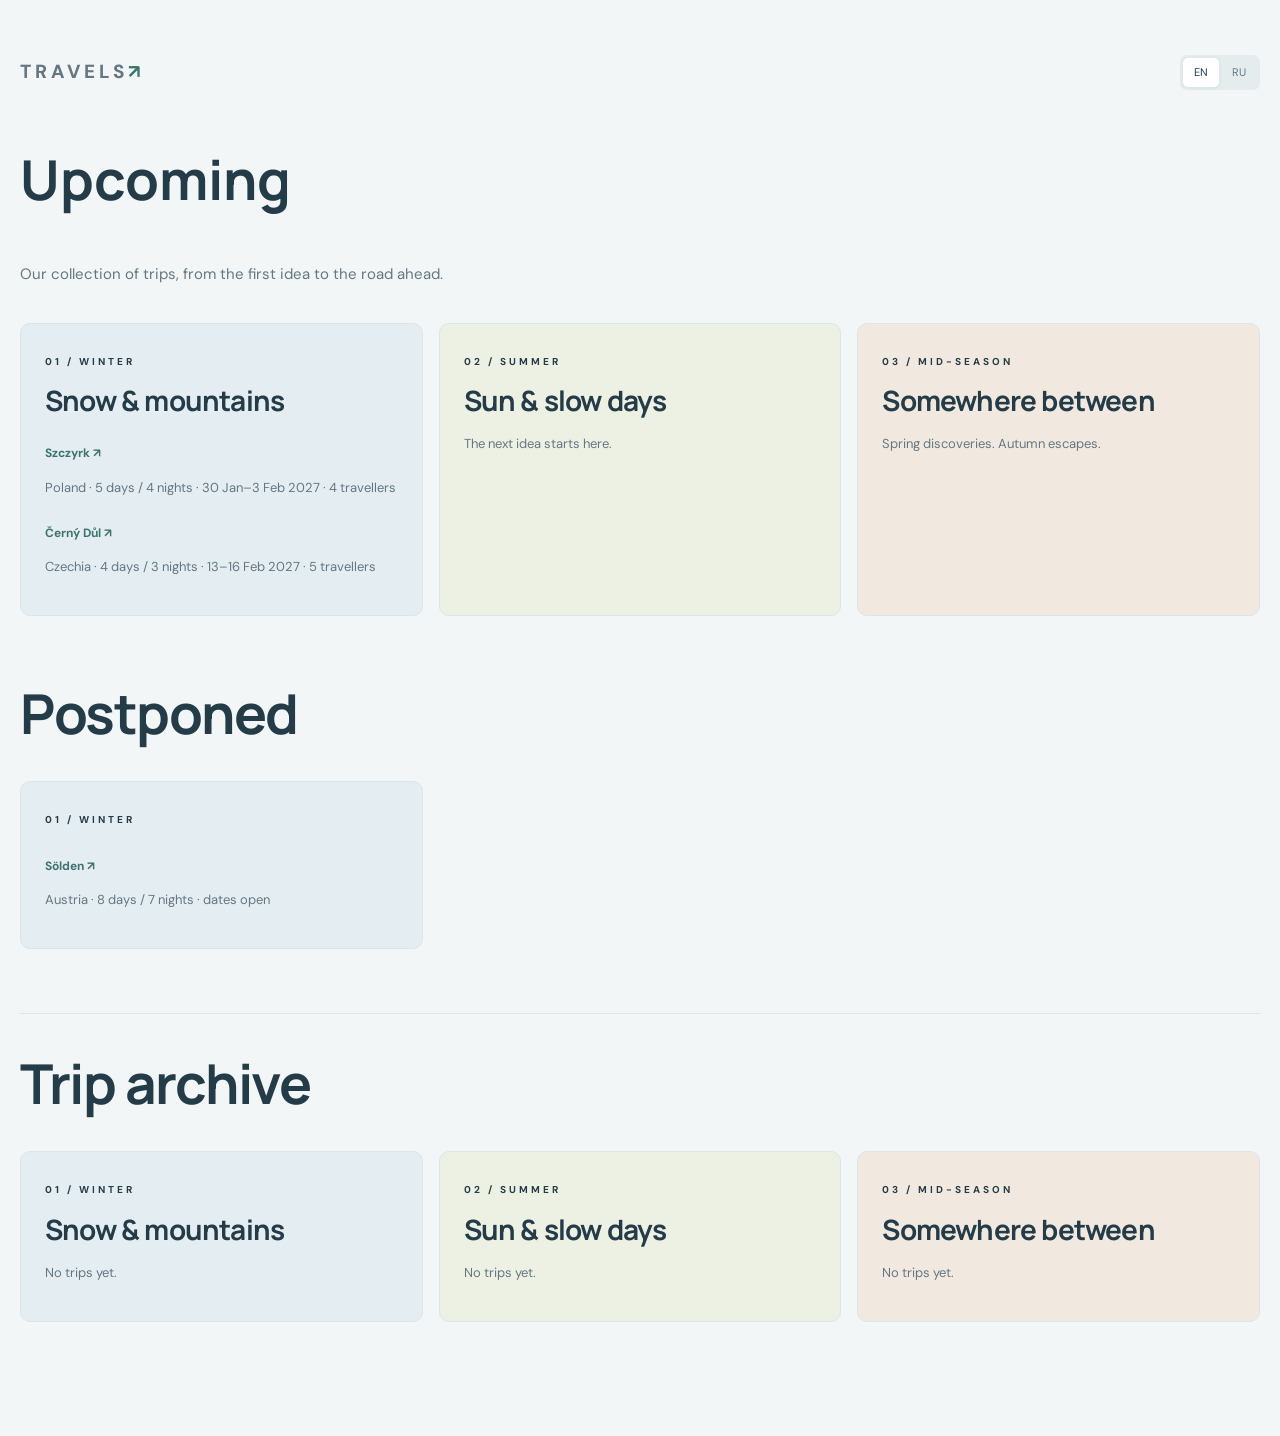
<file: index.html>
<!doctype html><html lang="en"><head><meta charset="utf-8"><meta name="viewport" content="width=device-width, initial-scale=1"><title>Travels · Seasonal journeys</title><link rel="stylesheet" href="assets/css/site.css?v=home-balanced-2"></head><body><main class="home"><header class="topbar"><a class="brand" href="index.html">TRAVELS<span>↗</span></a><div class="languages" role="group" aria-label="Language / Язык"><button type="button" data-lang="en" aria-pressed="true">EN</button><button type="button" data-lang="ru" aria-pressed="false">RU</button></div></header><section id="upcoming" class="home-trip-section"><h1 data-i18n="s102">Upcoming</h1><p data-i18n="s103" class="intro">Our collection of trips, from the first idea to the road ahead.</p><div class="cards"><article class="card winter"><span data-i18n="s104" class="eyebrow">01 / WINTER</span><h2 data-i18n="s105" >Snow & mountains</h2><a class="trip-link" href="winter/szczyrk/">Szczyrk ↗</a><p><span data-i18n="sz-home-card">Poland · 5 days / 4 nights · 30 Jan–3 Feb 2027 · 4 travellers</span></p><a class="trip-link" href="winter/cerny-dul/">Černý Důl ↗</a><p data-i18n="cd-home-card" >Czechia · 4 days / 3 nights · 13–16 Feb 2027 · 5 travellers</p></article><article class="card summer"><span data-i18n="s107" class="eyebrow">02 / SUMMER</span><h2 data-i18n="s108" >Sun & slow days</h2><p data-i18n="s109" >The next idea starts here.</p></article><article class="card mid"><span data-i18n="s110" class="eyebrow">03 / MID-SEASON</span><h2 data-i18n="s111" >Somewhere between</h2><p data-i18n="s112" >Spring discoveries. Autumn escapes.</p></article></div></section><section id="postponed" class="home-trip-section"><h2 class="home-section-title" data-i18n="home-postponed">Postponed</h2><div class="cards"><article class="card winter"><span data-i18n="s104" class="eyebrow">01 / WINTER</span><a class="trip-link" href="winter/solden/">Sölden ↗</a><p data-i18n="s106" >Austria · 8 days / 7 nights · dates open</p></article></div></section><section id="archive" class="home-trip-section"><h2 class="home-section-title" data-i18n="home-archive">Trip archive</h2><div class="cards"><article class="card winter"><span data-i18n="s104" class="eyebrow">01 / WINTER</span><h3 class="home-season-title" data-i18n="s105">Snow & mountains</h3><p data-i18n="home-archive-empty">No trips yet.</p></article><article class="card summer"><span data-i18n="s107" class="eyebrow">02 / SUMMER</span><h3 class="home-season-title" data-i18n="s108">Sun & slow days</h3><p data-i18n="home-archive-empty">No trips yet.</p></article><article class="card mid"><span data-i18n="s110" class="eyebrow">03 / MID-SEASON</span><h3 class="home-season-title" data-i18n="s111">Somewhere between</h3><p data-i18n="home-archive-empty">No trips yet.</p></article></div></section></main><script src="assets/js/site.js?v=20261120-cerny-dul"></script></body></html>
</file>
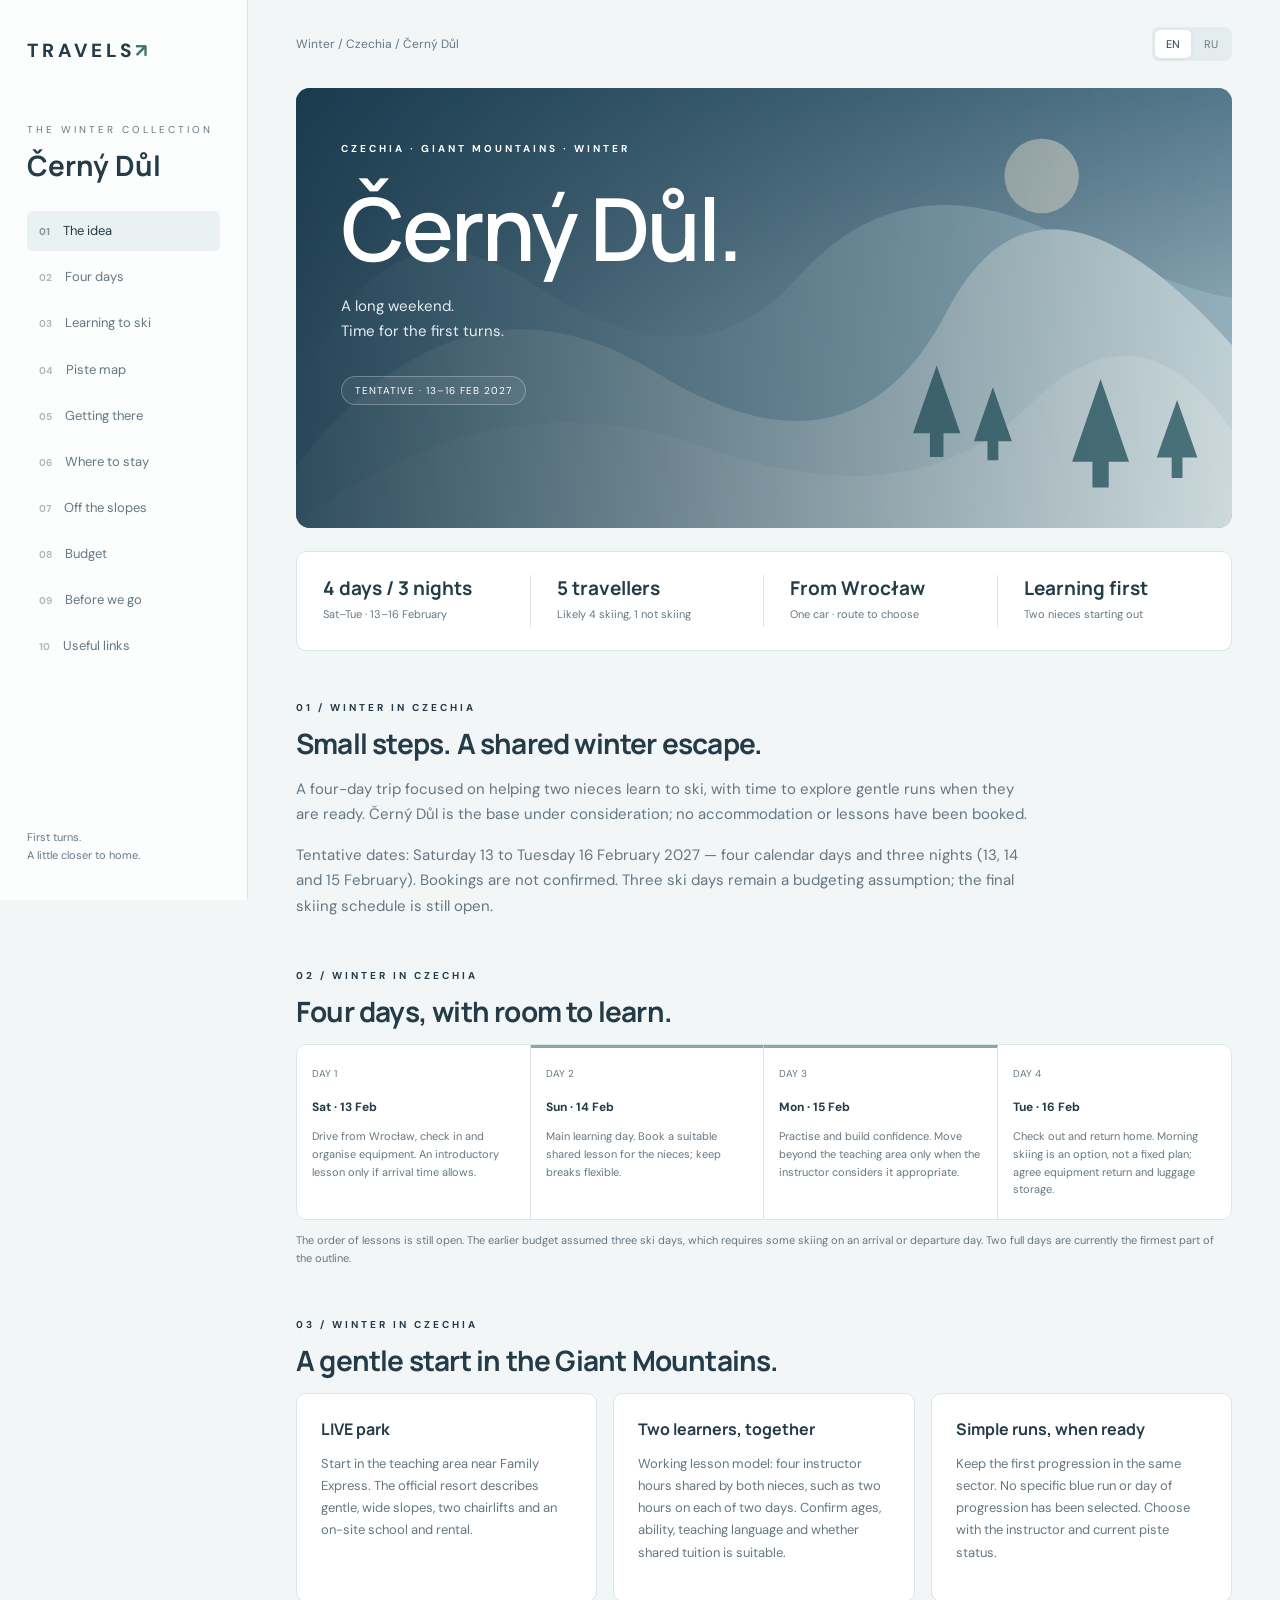
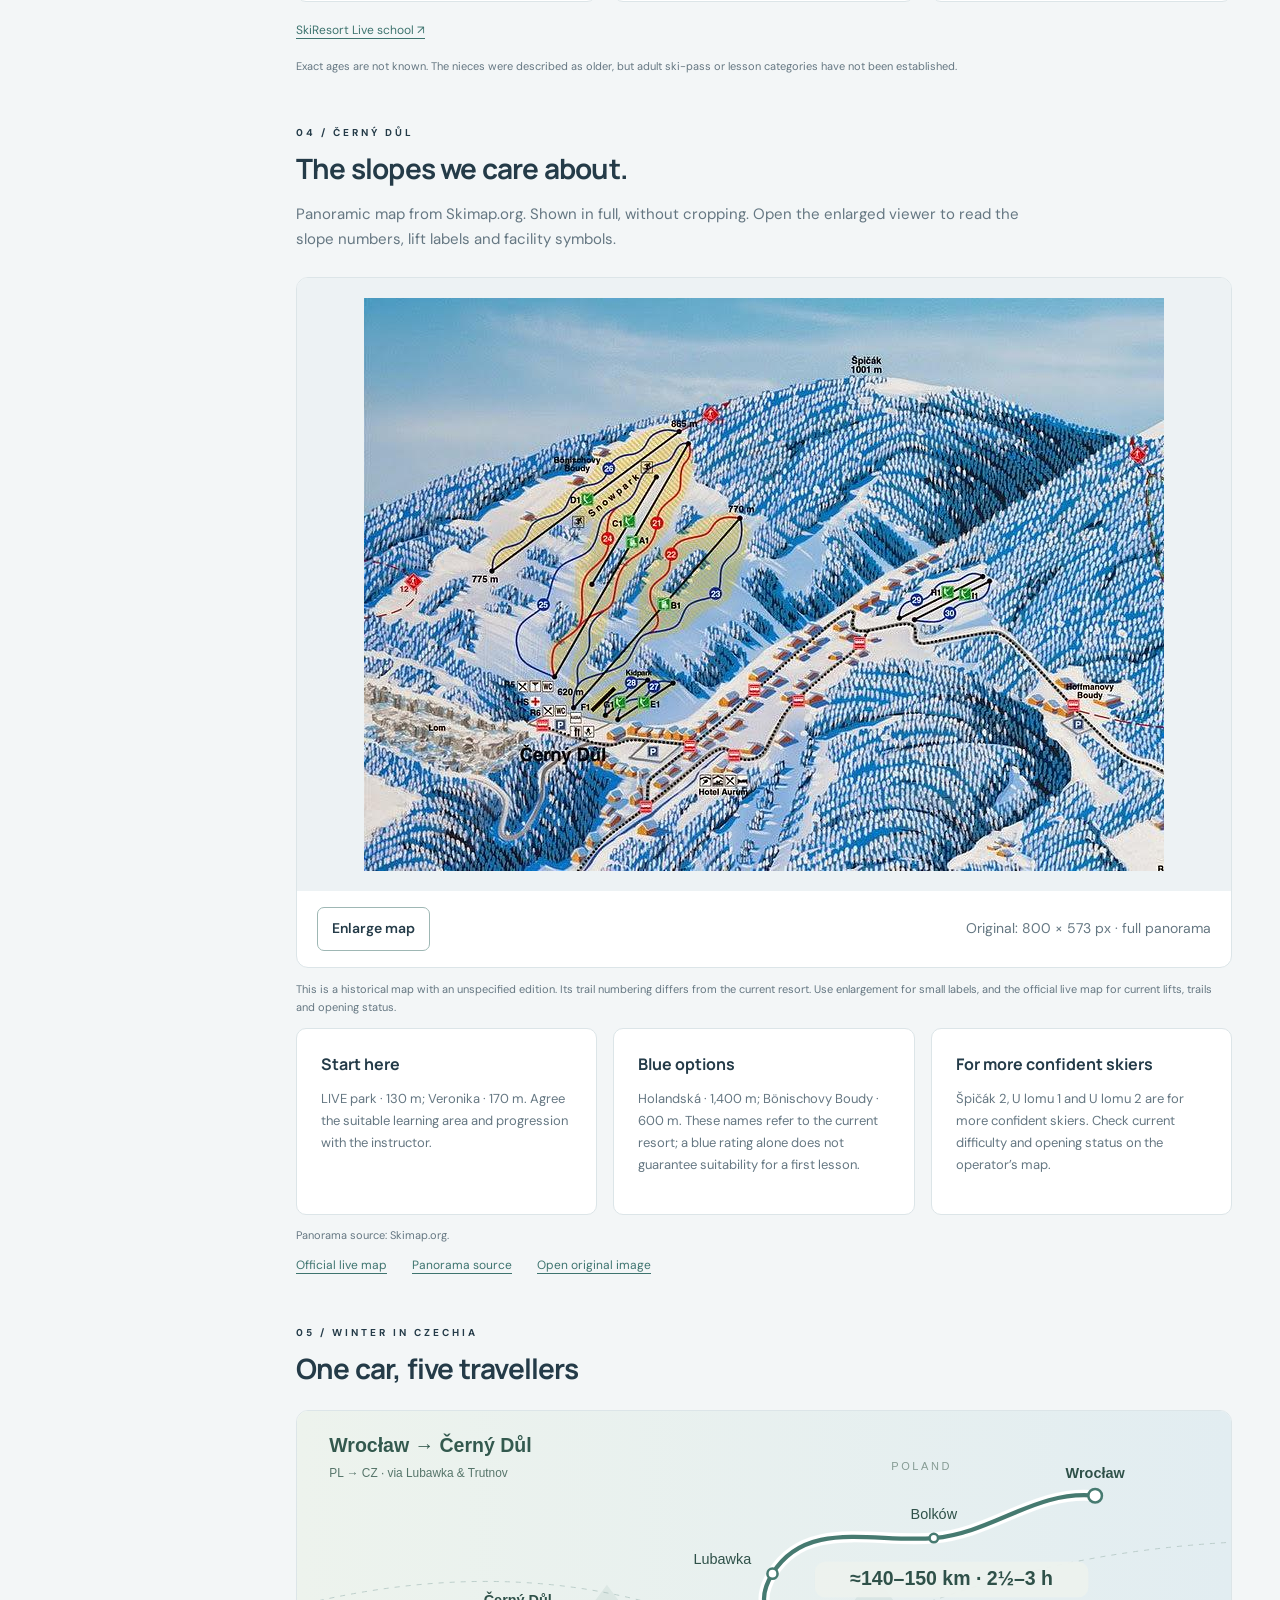
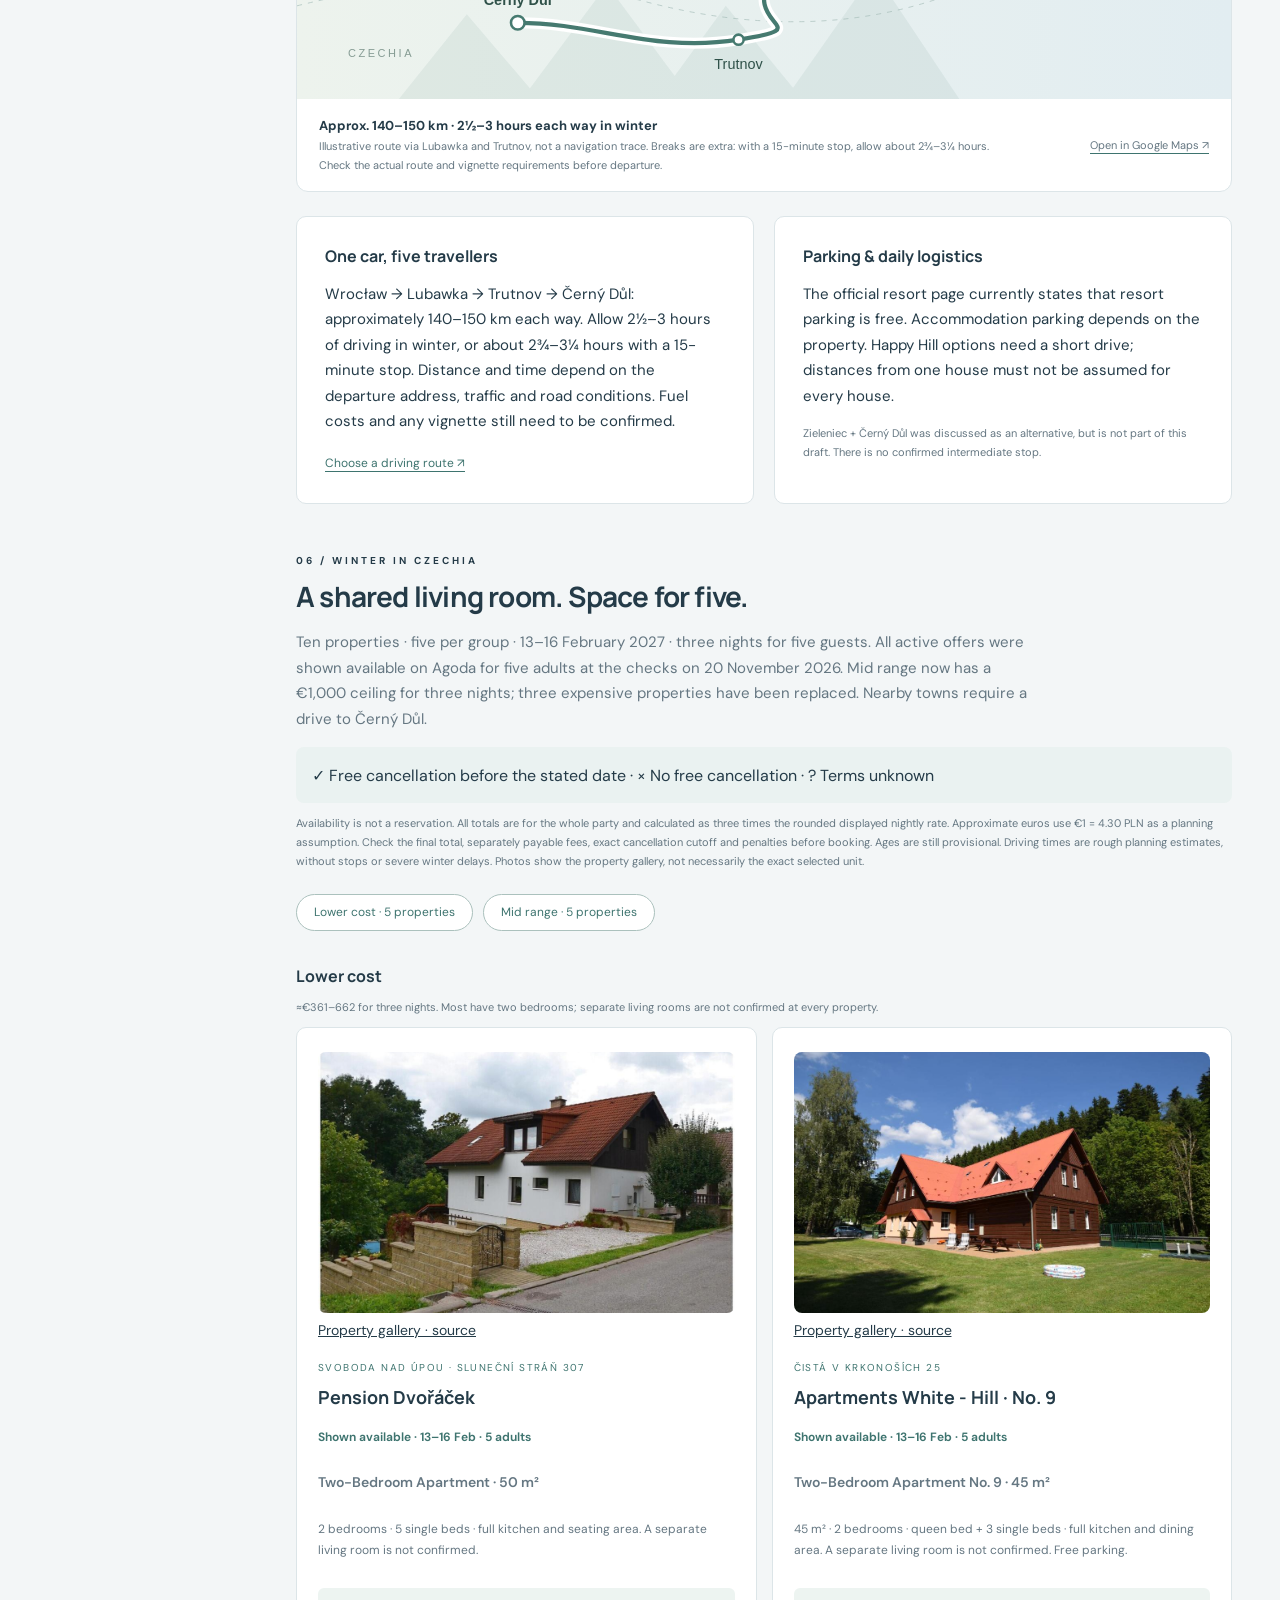
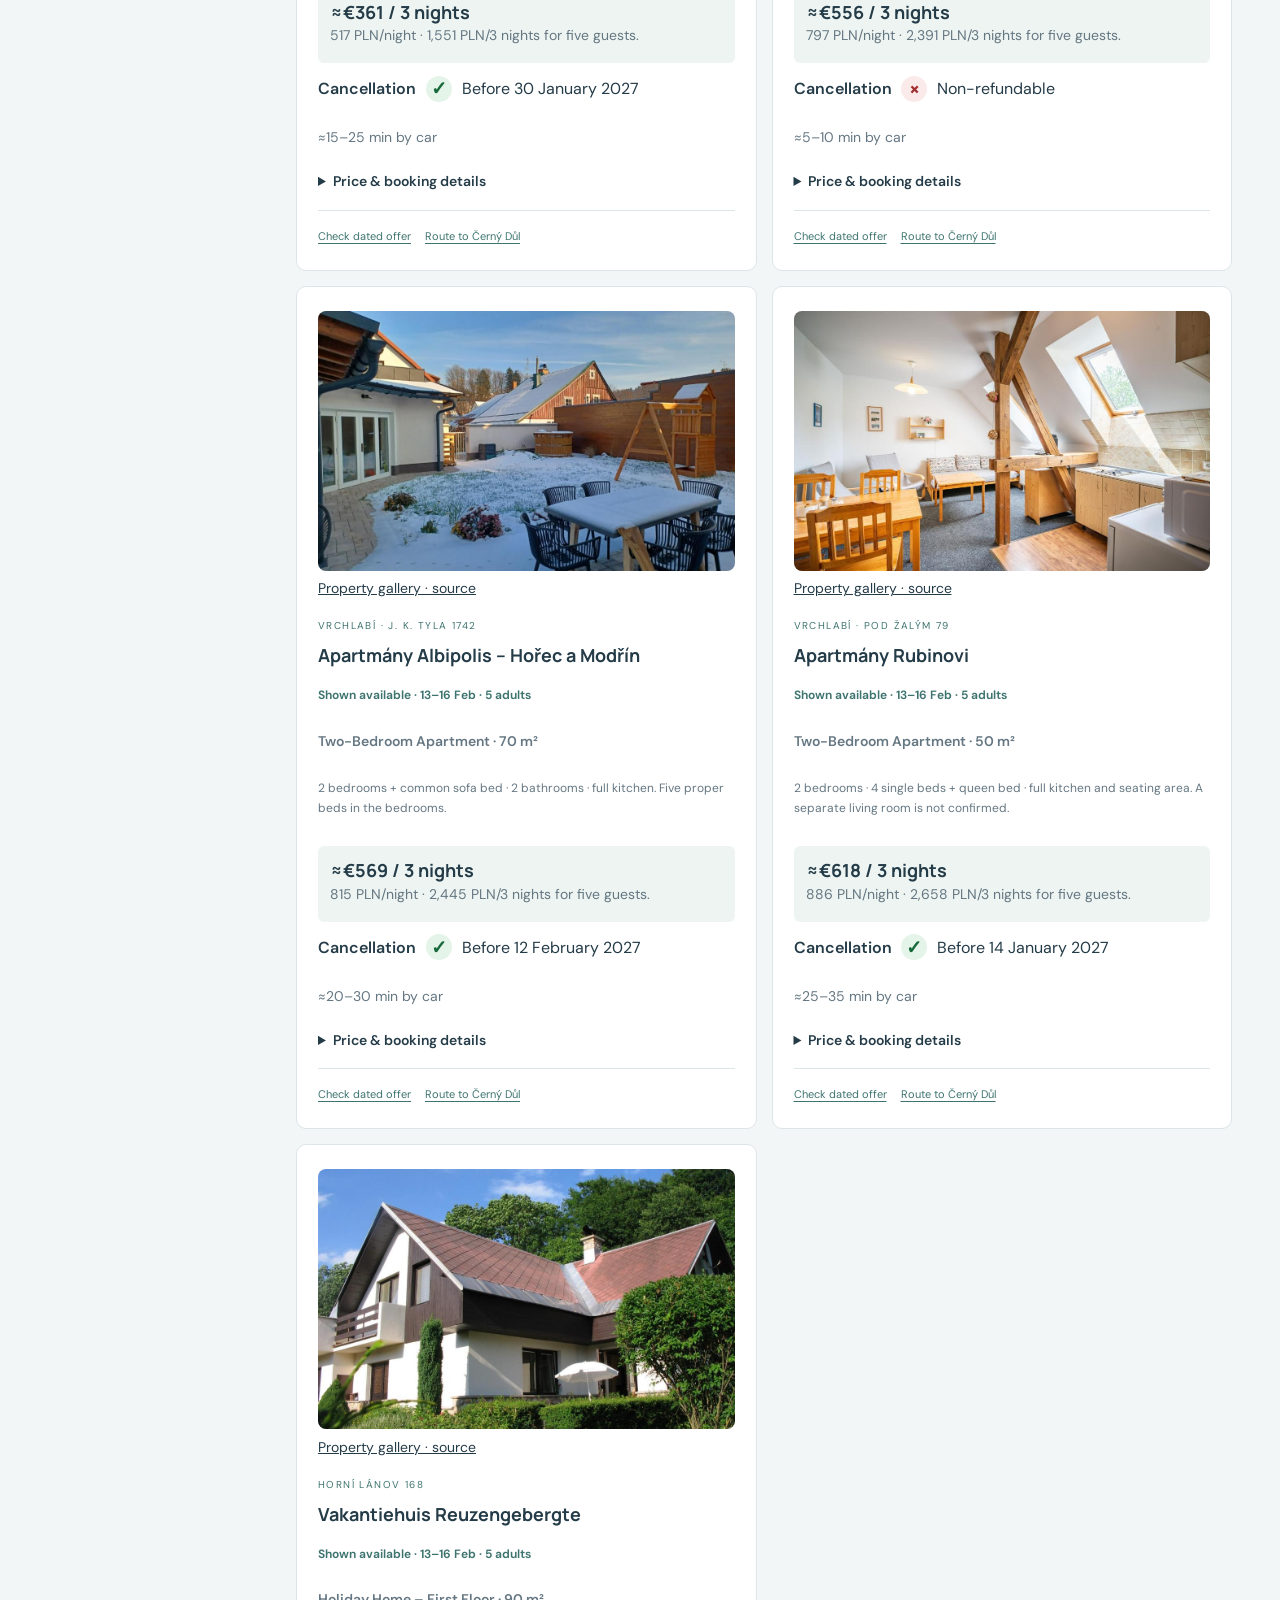
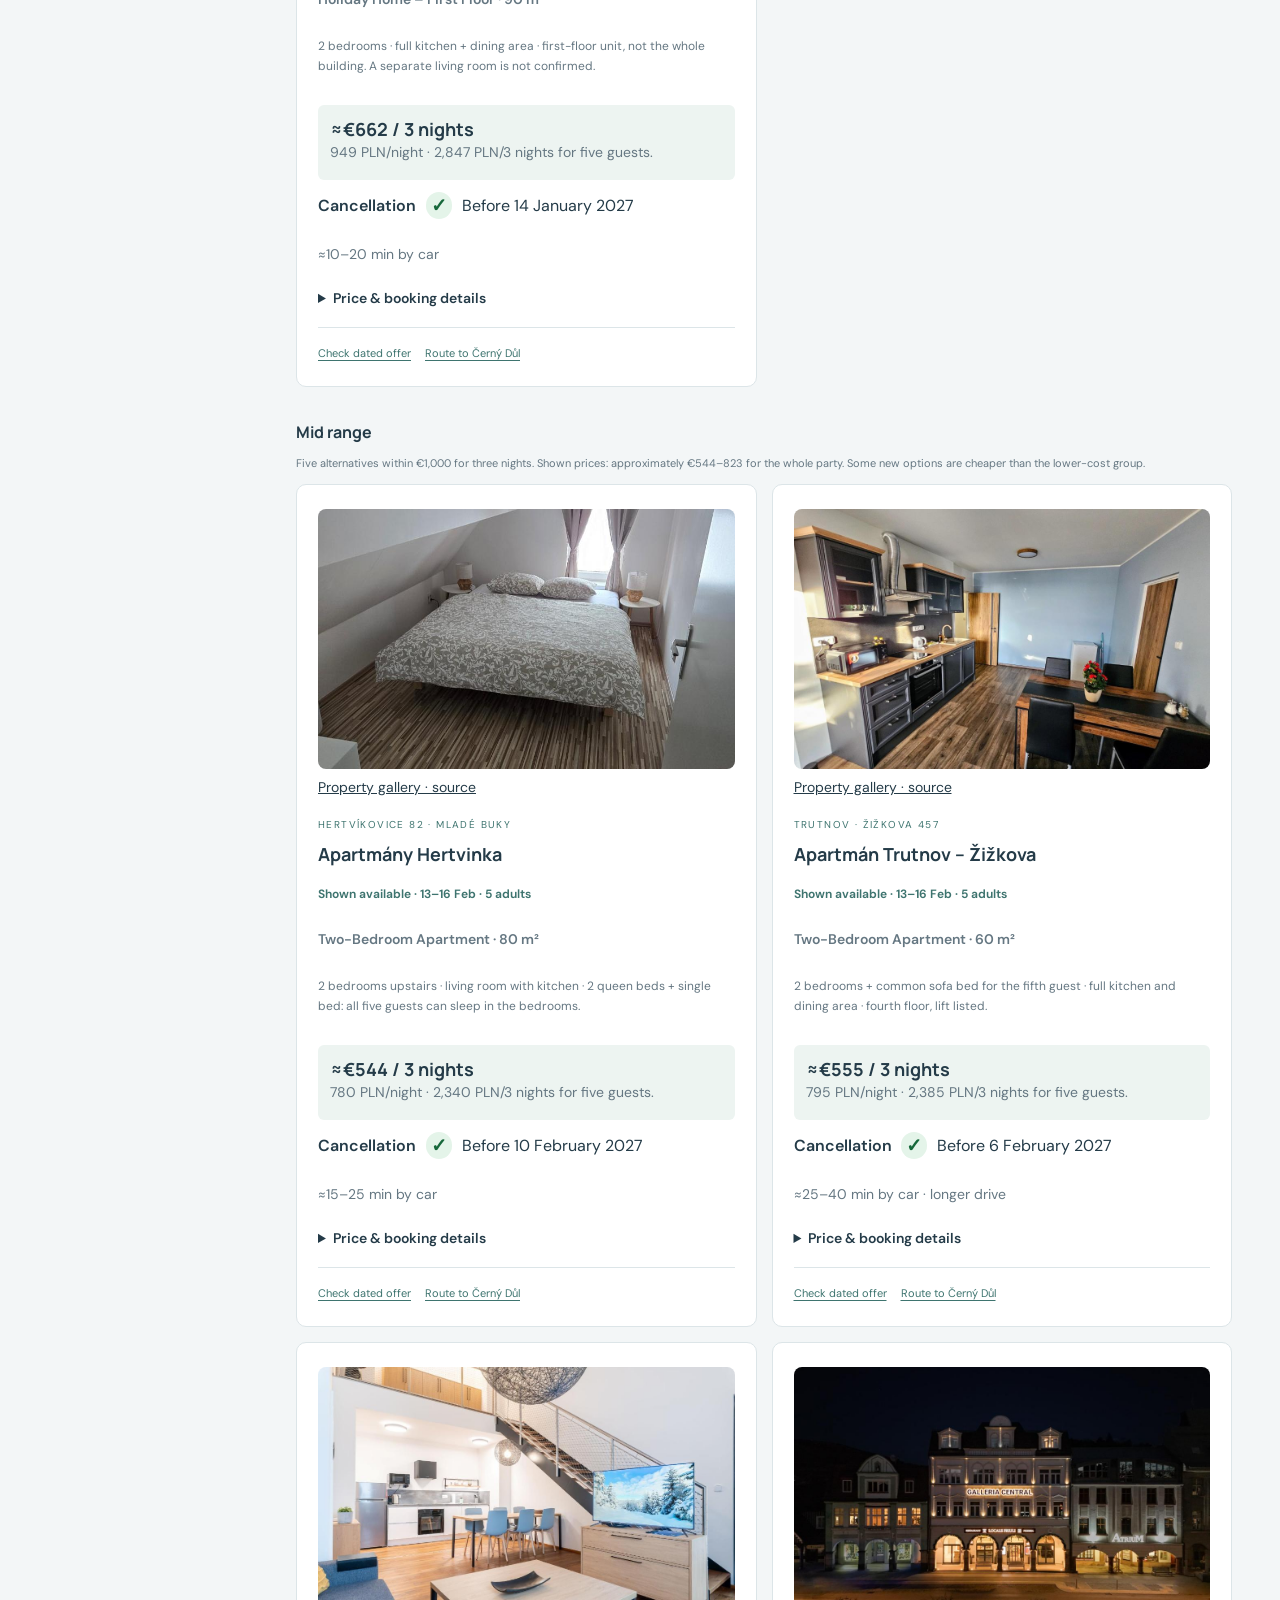
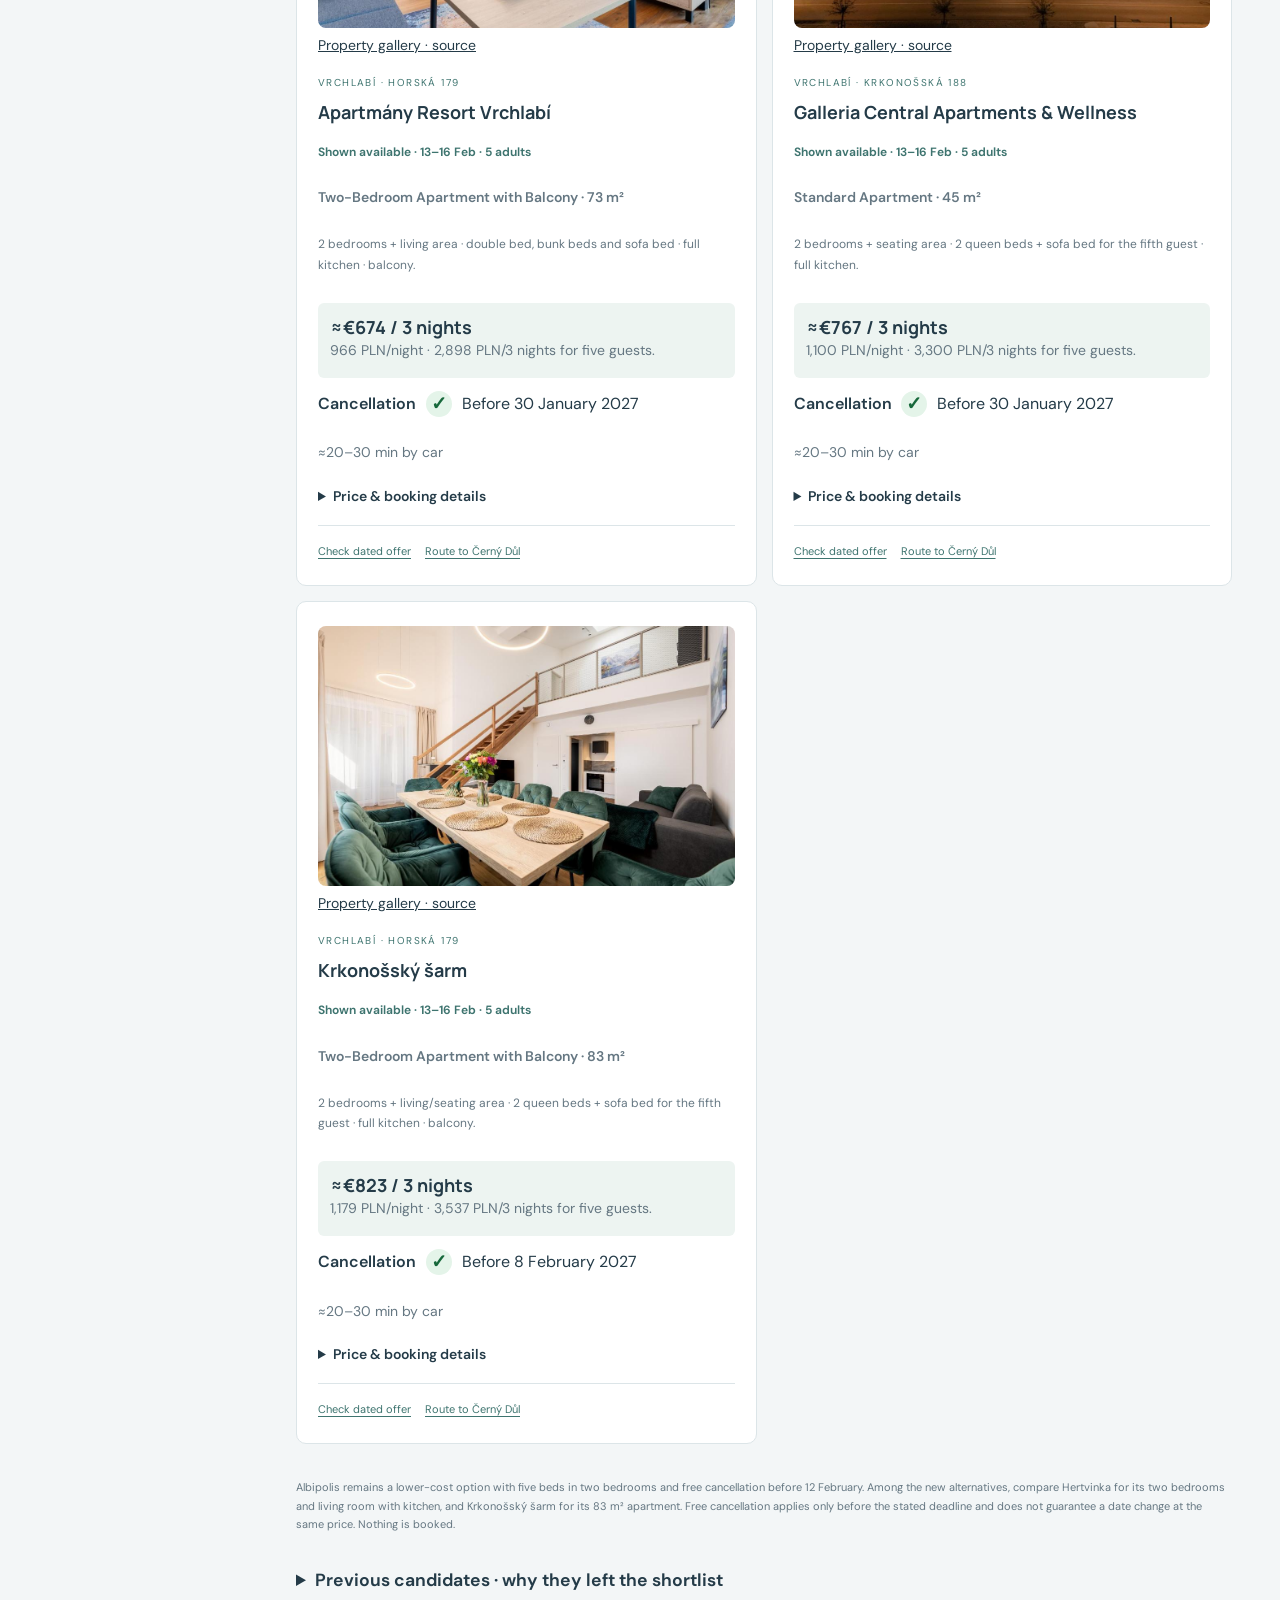
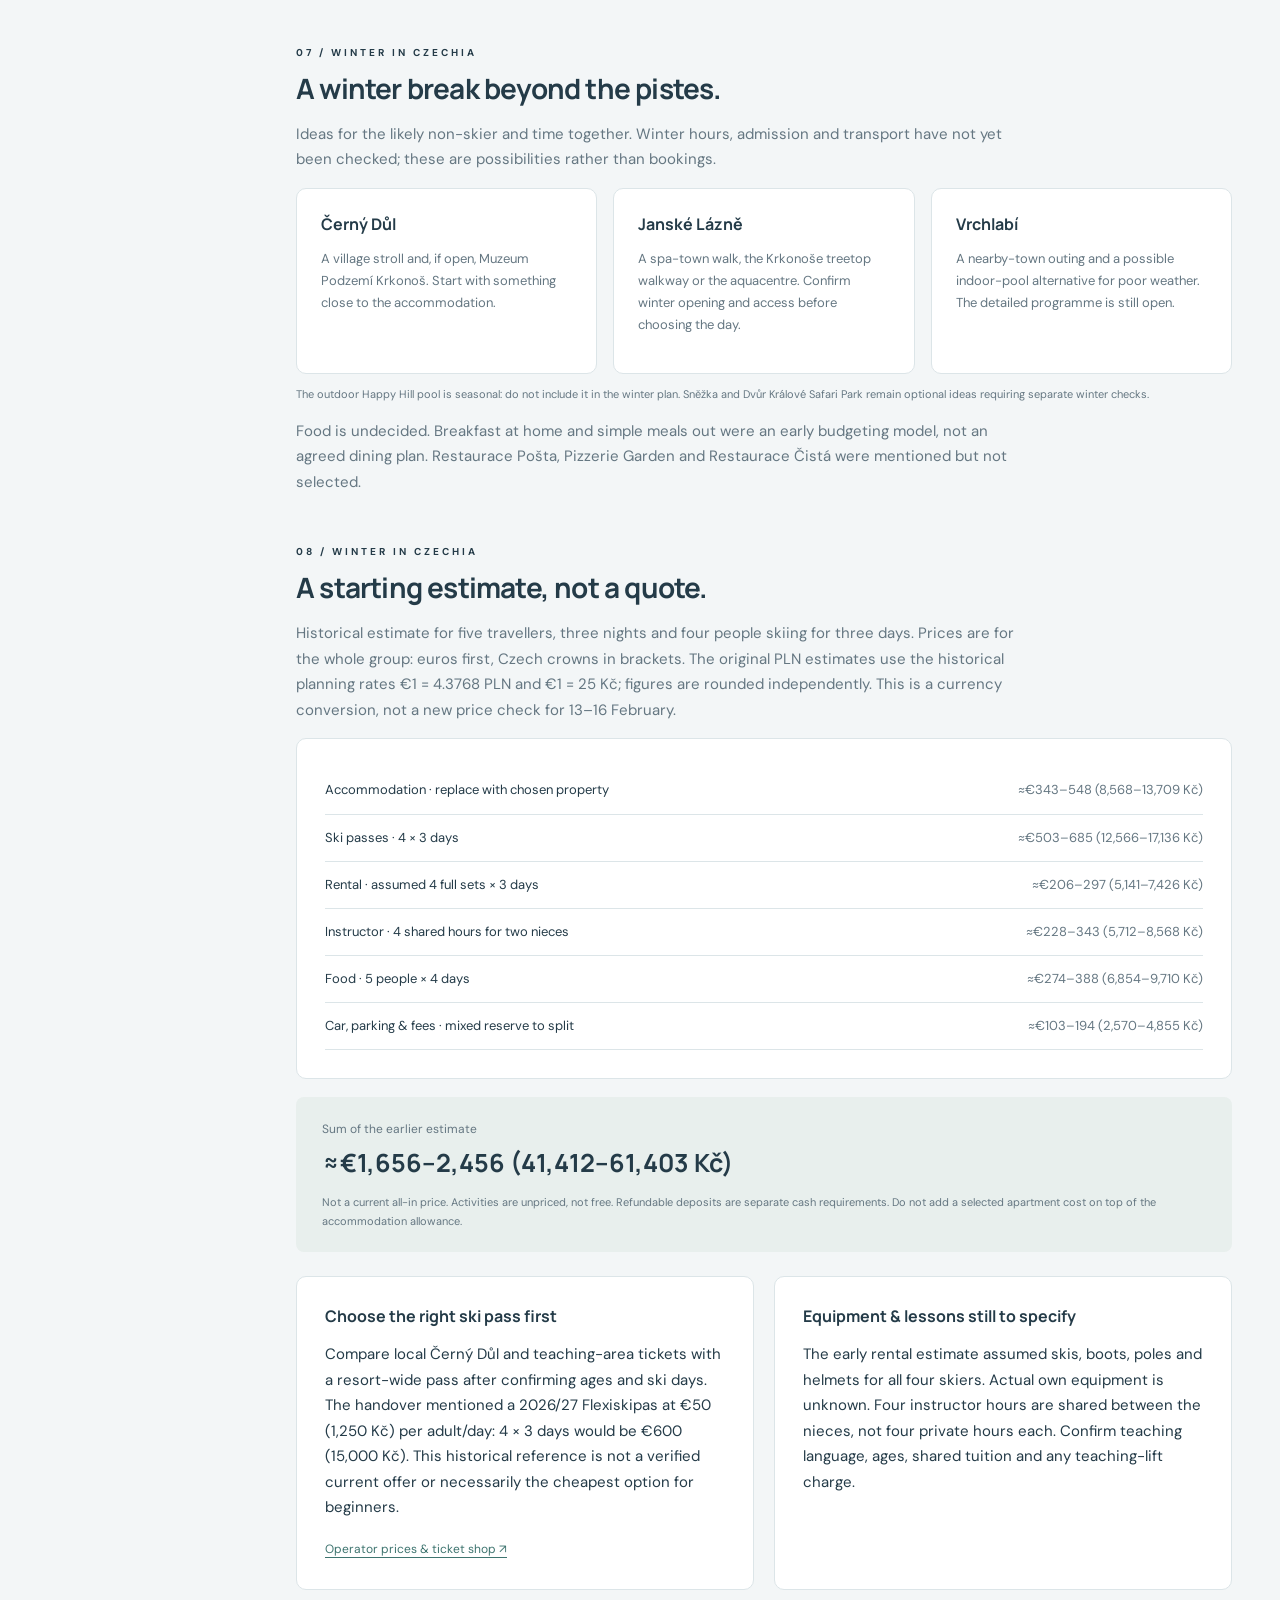
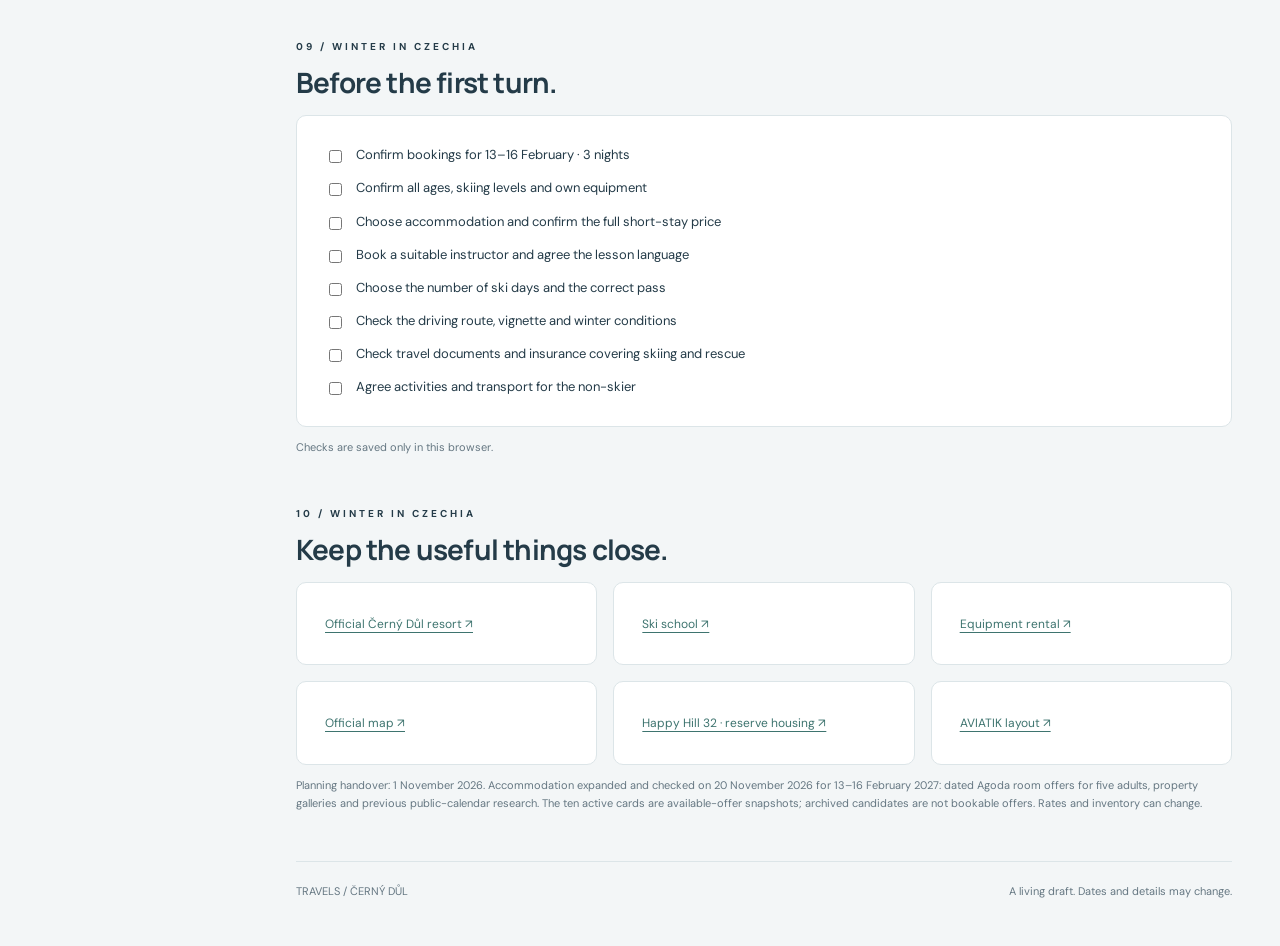
<file: winter/cerny-dul/index.html>
<!doctype html><html lang="en"><head><meta charset="utf-8"><meta name="viewport" content="width=device-width, initial-scale=1"><meta name="description" content="A four-day winter trip from Wrocław to Černý Důl in Czechia. Tentatively 13–16 February 2027. Family ski learning, accommodation and planning notes in English and Russian."><title>Černý Důl · Winter in Czechia · Travels</title><link rel="stylesheet" href="../../assets/css/site.css?v=20261123-skimap"></head><body><aside class="sidebar"><a class="brand" href="../../index.html">TRAVELS<span>↗</span></a><div data-i18n="cd-season" class="season">THE WINTER COLLECTION</div><div class="side-title">Černý Důl</div><nav class="nav" aria-label="Sections / Разделы"><a href="#overview"><b>01</b><span data-i18n="cd-nav-overview" >The idea</span></a><a href="#itinerary"><b>02</b><span data-i18n="cd-nav-itinerary" >Four days</span></a><a href="#skiing"><b>03</b><span data-i18n="cd-nav-skiing" >Learning to ski</span></a><a href="#piste-map"><b>04</b><span data-i18n="cd-nav-piste-map" >Piste map</span></a><a href="#road"><b>05</b><span data-i18n="cd-nav-road" >Getting there</span></a><a href="#stay"><b>06</b><span data-i18n="cd-nav-stay" >Where to stay</span></a><a href="#off-slopes"><b>07</b><span data-i18n="cd-nav-off-slopes" >Off the slopes</span></a><a href="#budget"><b>08</b><span data-i18n="cd-nav-budget" >Budget</span></a><a href="#packing"><b>09</b><span data-i18n="cd-nav-packing" >Before we go</span></a><a href="#links"><b>10</b><span data-i18n="cd-nav-links" >Useful links</span></a></nav><div data-i18n="cd-motto" class="side-bottom">First turns.<br>A little closer to home.</div></aside><main><header class="topbar"><span data-i18n="cd-breadcrumb" >Winter / Czechia / Černý Důl</span><div class="languages" role="group" aria-label="Language / Язык"><button type="button" data-lang="en" aria-pressed="true">EN</button><button type="button" data-lang="ru" aria-pressed="false">RU</button></div></header><div class="hero czech-hero"><img class="hero-art" src="images/winter-hills.svg" alt="" width="1400" height="650"><div class="hero-content"><div data-i18n="cd-eyebrow" class="eyebrow">CZECHIA · GIANT MOUNTAINS · WINTER</div><h1>Černý Důl.</h1><p data-i18n="cd-hero" >A long weekend.<br>Time for the first turns.</p><span data-i18n="cd-dates" class="pill">TENTATIVE · 13–16 FEB 2027</span></div></div><div class="stats"><div class="stat"><strong data-i18n="cd-stat-0" >4 days / 3 nights</strong><small data-i18n="cd-stat-sub-0" >Sat–Tue · 13–16 February</small></div><div class="stat"><strong data-i18n="cd-stat-1" >5 travellers</strong><small data-i18n="cd-stat-sub-1" >Likely 4 skiing, 1 not skiing</small></div><div class="stat"><strong data-i18n="cd-stat-2" >From Wrocław</strong><small data-i18n="cd-stat-sub-2" >One car · route to choose</small></div><div class="stat"><strong data-i18n="cd-stat-3" >Learning first</strong><small data-i18n="cd-stat-sub-3" >Two nieces starting out</small></div></div><section id="overview"><div data-i18n="cd-overview-eye" class="eyebrow">01 / WINTER IN CZECHIA</div><h2 data-i18n="cd-overview-title" >Small steps. A shared winter escape.</h2><p data-i18n="cd-idea" class="intro">A four-day trip focused on helping two nieces learn to ski, with time to explore gentle runs when they are ready. Černý Důl is the base under consideration; no accommodation or lessons have been booked.</p><p data-i18n="cd-date-note" class="intro">Tentative dates: Saturday 13 to Tuesday 16 February 2027 — four calendar days and three nights (13, 14 and 15 February). Bookings are not confirmed. Three ski days remain a budgeting assumption; the final skiing schedule is still open.</p></section><section id="itinerary"><div data-i18n="cd-itinerary-eye" class="eyebrow">02 / WINTER IN CZECHIA</div><h2 data-i18n="cd-itinerary-title" >Four days, with room to learn.</h2><div class="days"><article class="day "><em data-i18n="cd-day-number-1" >DAY 1</em><strong data-i18n="cd-day-title-1" >Sat · 13 Feb</strong><p data-i18n="cd-day-text-1" >Drive from Wrocław, check in and organise equipment. An introductory lesson only if arrival time allows.</p></article><article class="day ski"><em data-i18n="cd-day-number-2" >DAY 2</em><strong data-i18n="cd-day-title-2" >Sun · 14 Feb</strong><p data-i18n="cd-day-text-2" >Main learning day. Book a suitable shared lesson for the nieces; keep breaks flexible.</p></article><article class="day ski"><em data-i18n="cd-day-number-3" >DAY 3</em><strong data-i18n="cd-day-title-3" >Mon · 15 Feb</strong><p data-i18n="cd-day-text-3" >Practise and build confidence. Move beyond the teaching area only when the instructor considers it appropriate.</p></article><article class="day "><em data-i18n="cd-day-number-4" >DAY 4</em><strong data-i18n="cd-day-title-4" >Tue · 16 Feb</strong><p data-i18n="cd-day-text-4" >Check out and return home. Morning skiing is an option, not a fixed plan; agree equipment return and luggage storage.</p></article></div><p data-i18n="cd-ski-days-note" class="note">The order of lessons is still open. The earlier budget assumed three ski days, which requires some skiing on an arrival or departure day. Two full days are currently the firmest part of the outline.</p></section><section id="skiing"><div data-i18n="cd-skiing-eye" class="eyebrow">03 / WINTER IN CZECHIA</div><h2 data-i18n="cd-skiing-title" >A gentle start in the Giant Mountains.</h2><div class="cards"><article class="card"><h3 data-i18n="cd-ski-title-0" >LIVE park</h3><p data-i18n="cd-ski-text-0" >Start in the teaching area near Family Express. The official resort describes gentle, wide slopes, two chairlifts and an on-site school and rental.</p></article><article class="card"><h3 data-i18n="cd-ski-title-1" >Two learners, together</h3><p data-i18n="cd-ski-text-1" >Working lesson model: four instructor hours shared by both nieces, such as two hours on each of two days. Confirm ages, ability, teaching language and whether shared tuition is suitable.</p></article><article class="card"><h3 data-i18n="cd-ski-title-2" >Simple runs, when ready</h3><p data-i18n="cd-ski-text-2" >Keep the first progression in the same sector. No specific blue run or day of progression has been selected. Choose with the instructor and current piste status.</p></article></div><p><a class="link" href="https://www.skiresort.cz/sluzby/lyzarska-skola/" target="_blank" rel="noopener"><span data-i18n="cd-school" >SkiResort Live school ↗</span></a></p><p data-i18n="cd-ages" class="note">Exact ages are not known. The nieces were described as older, but adult ski-pass or lesson categories have not been established.</p></section><section id="piste-map"><div class="eyebrow">04 / ČERNÝ DŮL</div><h2 data-i18n="cdmap-piste-title">The slopes we care about.</h2><p class="intro"><span data-i18n="cdmap-piste-intro">Panoramic map from Skimap.org. Shown in full, without cropping. Open the enlarged viewer to read the slope numbers, lift labels and facility symbols.</span></p><figure class="cd-panorama"><button type="button" class="cd-panorama-open" data-map-open aria-haspopup="dialog"><img src="images/piste-panorama-skimap.jpg" width="800" height="573" alt="Panoramic piste map of Černý Důl from Skimap.org: numbered slopes, lifts, village and facilities" loading="lazy"></button><figcaption><button type="button" class="cd-map-button" data-map-open aria-haspopup="dialog"><span data-i18n="cdpan-open">Enlarge map</span></button><span><span data-i18n="cdpan-native">Original: 800 × 573 px · full panorama</span></span></figcaption></figure><p class="note"><span data-i18n="cdpan-quality">This is a historical map with an unspecified edition. Its trail numbering differs from the current resort. Use enlargement for small labels, and the official live map for current lifts, trails and opening status.</span></p><div class="cards"><article class="card"><h3 data-i18n="cdmap-guide-title-learning">Start here</h3><p><span data-i18n="cdmap-guide-learning">LIVE park · 130 m; Veronika · 170 m. Agree the suitable learning area and progression with the instructor.</span></p></article><article class="card"><h3 data-i18n="cdmap-guide-title-blue">Blue options</h3><p><span data-i18n="cdmap-guide-blue">Holandská · 1,400 m; Bönischovy Boudy · 600 m. These names refer to the current resort; a blue rating alone does not guarantee suitability for a first lesson.</span></p></article><article class="card"><h3 data-i18n="cdmap-guide-title-red">For more confident skiers</h3><p><span data-i18n="cdmap-guide-red">Špičák 2, U lomu 1 and U lomu 2 are for more confident skiers. Check current difficulty and opening status on the operator’s map.</span></p></article></div><p class="note"><span data-i18n="cdpan-credit">Panorama source: Skimap.org.</span></p><div class="map-actions"><a class="link" target="_blank" rel="noopener" href="https://www.skiresort.cz/skiarealy/mapa/"><span data-i18n="cdmap-official">Official live map</span></a><a class="link" target="_blank" rel="noopener" href="https://files.skimap.org/bjzs1e951bkkgn841apfnemqclzp"><span data-i18n="cdpan-source">Panorama source</span></a><a class="link" href="images/piste-panorama-skimap.jpg" target="_blank" rel="noopener"><span data-i18n="cdpan-original">Open original image</span></a></div><dialog class="cd-map-dialog" id="cd-panorama-dialog" aria-labelledby="cd-panorama-heading"><div class="cd-map-toolbar"><strong id="cd-panorama-heading">Černý Důl</strong><div class="cd-map-controls"><button type="button" data-map-zoom="out" aria-label="Zoom out / Уменьшить">−</button><output id="cd-map-scale" aria-live="polite">100%</output><button type="button" data-map-zoom="in" aria-label="Zoom in / Увеличить">+</button><button type="button" data-map-fit><span data-i18n="cdpan-fit">Fit</span></button><button type="button" data-map-close><span data-i18n="cdpan-close">Close</span></button></div></div><div class="cd-map-scroll" tabindex="0" aria-label="Scrollable panorama / Панорама с прокруткой"><img src="images/piste-panorama-skimap.jpg" width="800" height="573" alt="Černý Důl panoramic piste map"></div><p class="cd-map-help"><span data-i18n="cdpan-help">Scroll or swipe to move around the enlarged map. 100% is the source image’s native size. Escape closes the viewer.</span></p></dialog></section><section id="road"><div data-i18n="cd-road-eye" class="eyebrow">05 / WINTER IN CZECHIA</div><h2 data-i18n="cd-road-title" >One car, five travellers</h2><figure class="road-trip-map"><a href="https://www.google.com/maps/dir/?api=1&origin=Wroc%C5%82aw+Poland&destination=Skiare%C3%A1l+%C4%8Cern%C3%BD+D%C5%AFl&waypoints=Lubawka+Poland%7CTrutnov+Czechia&travelmode=driving" target="_blank" rel="noopener"><img src="images/road-trip-map.svg?v=route-label-2" width="1100" height="340" alt="Wrocław → Bolków → Lubawka → Trutnov → Černý Důl"></a><figcaption><div><strong data-i18n="cdmap-road-time" >Approx. 140–150 km · 2½–3 hours each way in winter</strong><span data-i18n="cdmap-road-note" >Illustrative route via Lubawka and Trutnov, not a navigation trace. Breaks are extra: with a 15-minute stop, allow about 2¾–3¼ hours. Check the actual route and vignette requirements before departure.</span></div><a href="https://www.google.com/maps/dir/?api=1&origin=Wroc%C5%82aw+Poland&destination=Skiare%C3%A1l+%C4%8Cern%C3%BD+D%C5%AFl&waypoints=Lubawka+Poland%7CTrutnov+Czechia&travelmode=driving" target="_blank" rel="noopener"><span data-i18n="cdmap-road-open" >Open in Google Maps ↗</span></a></figcaption></figure><div class="two"><article class="panel"><h3 data-i18n="cd-road-title" >One car, five travellers</h3><p data-i18n="cd-road-text" >Wrocław → Lubawka → Trutnov → Černý Důl: approximately 140–150 km each way. Allow 2½–3 hours of driving in winter, or about 2¾–3¼ hours with a 15-minute stop. Distance and time depend on the departure address, traffic and road conditions. Fuel costs and any vignette still need to be confirmed.</p><a class="link" href="https://www.google.com/maps/dir/?api=1&origin=Wroc%C5%82aw+Poland&destination=Skiare%C3%A1l+%C4%8Cern%C3%BD+D%C5%AFl+Czechia&travelmode=driving" target="_blank" rel="noopener"><span data-i18n="cd-driving" >Choose a driving route ↗</span></a></article><article class="panel"><h3 data-i18n="cd-parking-title" >Parking & daily logistics</h3><p data-i18n="cd-parking-text" >The official resort page currently states that resort parking is free. Accommodation parking depends on the property. Happy Hill options need a short drive; distances from one house must not be assumed for every house.</p><p data-i18n="cd-zieleniec" class="note">Zieleniec + Černý Důl was discussed as an alternative, but is not part of this draft. There is no confirmed intermediate stop.</p></article></div></section><section id="stay"><div data-i18n="cd-stay-eye" class="eyebrow">06 / WINTER IN CZECHIA</div><h2 data-i18n="cd-stay-title">A shared living room. Space for five.</h2><p class="intro"><span data-i18n="cd-housing-intro">Ten properties · five per group · 13–16 February 2027 · three nights for five guests. All active offers were shown available on Agoda for five adults at the checks on 20 November 2026. Mid range now has a €1,000 ceiling for three nights; three expensive properties have been replaced. Nearby towns require a drive to Černý Důl.</span></p><div class="cd-cancel-legend"><span data-i18n="cd-cancel-legend">✓ Free cancellation before the stated date · × No free cancellation · ? Terms unknown</span></div><p class="note"><span data-i18n="cd-housing-method">Availability is not a reservation. All totals are for the whole party and calculated as three times the rounded displayed nightly rate. Approximate euros use €1 = 4.30 PLN as a planning assumption. Check the final total, separately payable fees, exact cancellation cutoff and penalties before booking. Ages are still provisional. Driving times are rough planning estimates, without stops or severe winter delays. Photos show the property gallery, not necessarily the exact selected unit.</span></p><div class="housing-jumps"><a class="link" href="#cd-stay-lower"><span data-i18n="cd-lower-jump">Lower cost · 5 properties</span></a><a class="link" href="#cd-stay-mid"><span data-i18n="cd-mid-jump">Mid range · 5 properties</span></a></div><div class="housing-group" id="cd-stay-lower"><h3><span data-i18n="cd-housing-group-0">Lower cost</span></h3><p class="note"><span data-i18n="cd-group-desc-0">≈€361–662 for three nights. Most have two bedrooms; separate living rooms are not confirmed at every property.</span></p><div class="housing-grid"><article class="housing-card" data-property="dvoracek"><figure class="cd-housing-photo"><img src="images/housing/dvoracek.jpg" alt="Pension Dvořáček" loading="lazy" width="1024" height="768"><figcaption><a href="https://www.agoda.com/pension-dvoracek/hotel/svoboda-nad-upou-cz.html?checkIn=2027-02-13&amp;los=3&amp;adults=5&amp;rooms=1&amp;children=0" target="_blank" rel="noopener"><span data-i18n="cd-photo-credit">Property gallery · source</span></a></figcaption></figure><div class="housing-location">Svoboda nad Úpou · Sluneční Stráň 307</div><h4>Pension Dvořáček</h4><p class="cd-availability"><span data-i18n="cd-available-10">Shown available · 13–16 Feb · 5 adults</span></p><p class="cd-unit">Two-Bedroom Apartment · 50 m²</p><p><span data-i18n="cd-card-dvoracek-layout">2 bedrooms · 5 single beds · full kitchen and seating area. A separate living room is not confirmed.</span></p><div class="housing-total"><strong><span data-i18n="cd-card-dvoracek-price">≈€361 / 3 nights</span></strong><small><span data-i18n="cd-card-dvoracek-pln">517 PLN/night · 1,551 PLN/3 nights for five guests.</span></small></div><div class="cd-cancel-row"><span class="cd-cancel-label"><span data-i18n="cd-cancel-short">Cancellation</span></span><span class="cd-cancel-icon cd-cancel-yes" role="img" aria-label="Free cancellation / Бесплатная отмена" title="Free cancellation / Бесплатная отмена">✓</span><span><span data-i18n="cd-cancel-dvoracek">Before 30 January 2027</span></span></div><p class="cd-drive"><span data-i18n="cd-card-dvoracek-drive">≈15–25 min by car</span></p><details class="cd-offer-details"><summary><span data-i18n="cd-offer-conditions">Price &amp; booking details</span></summary><p><span data-i18n="cd-card-dvoracek-detail">Parking, Wi-Fi and displayed taxes/fees included. No credit card needed for this offer.</span></p></details><div class="housing-links"><a class="link" href="https://www.agoda.com/pension-dvoracek/hotel/svoboda-nad-upou-cz.html?checkIn=2027-02-13&amp;los=3&amp;adults=5&amp;rooms=1&amp;children=0" target="_blank" rel="noopener"><span data-i18n="cd-offer-link">Check dated offer</span></a><a class="link" href="https://www.google.com/maps/dir/?api=1&amp;origin=Slune%C4%8Dn%C3%AD+Str%C3%A1%C5%88+307%2C+Svoboda+nad+%C3%9Apou%2C+Czechia&amp;destination=Skiare%C3%A1l+%C4%8Cern%C3%BD+D%C5%AFl%2C+Czechia&amp;travelmode=driving" target="_blank" rel="noopener"><span data-i18n="cd-housing-route">Route to Černý Důl</span></a></div></article><article class="housing-card" data-property="whitehill"><figure class="cd-housing-photo"><img src="images/housing/apartments-white-hill.jpg" alt="Apartments White - Hill · No. 9" loading="lazy" width="1024" height="768"><figcaption><a href="https://www.agoda.com/apartments-white-hill/hotel/cerny-dul-cz.html?checkIn=2027-02-13&amp;los=3&amp;adults=5&amp;rooms=1&amp;children=0" target="_blank" rel="noopener"><span data-i18n="cd-photo-credit">Property gallery · source</span></a></figcaption></figure><div class="housing-location">Čistá v Krkonoších 25</div><h4>Apartments White - Hill · No. 9</h4><p class="cd-availability"><span data-i18n="cd-available-10">Shown available · 13–16 Feb · 5 adults</span></p><p class="cd-unit">Two-Bedroom Apartment No. 9 · 45 m²</p><p><span data-i18n="cd-card-whitehill-layout">45 m² · 2 bedrooms · queen bed + 3 single beds · full kitchen and dining area. A separate living room is not confirmed. Free parking.</span></p><div class="housing-total"><strong><span data-i18n="cd-card-whitehill-price">≈€556 / 3 nights</span></strong><small><span data-i18n="cd-card-whitehill-pln">797 PLN/night · 2,391 PLN/3 nights for five guests.</span></small></div><div class="cd-cancel-row"><span class="cd-cancel-label"><span data-i18n="cd-cancel-short">Cancellation</span></span><span class="cd-cancel-icon cd-cancel-no" role="img" aria-label="No free cancellation / Нет бесплатной отмены" title="No free cancellation / Нет бесплатной отмены">×</span><span><span data-i18n="cd-cancel-whitehill">Non-refundable</span></span></div><p class="cd-drive"><span data-i18n="cd-card-whitehill-drive">≈5–10 min by car</span></p><details class="cd-offer-details"><summary><span data-i18n="cd-offer-conditions">Price &amp; booking details</span></summary><p><span data-i18n="cd-card-whitehill-detail">797 PLN/night; calculated 2,391 PLN/3 nights for the apartment. Displayed as including taxes and fees. The gallery photo shows the property, not a guaranteed view of unit No. 9.</span></p></details><div class="housing-links"><a class="link" href="https://www.agoda.com/apartments-white-hill/hotel/cerny-dul-cz.html?checkIn=2027-02-13&amp;los=3&amp;adults=5&amp;rooms=1&amp;children=0" target="_blank" rel="noopener"><span data-i18n="cd-offer-link">Check dated offer</span></a><a class="link" href="https://www.google.com/maps/dir/?api=1&amp;origin=%C4%8Cist%C3%A1+v+Krkono%C5%A1%C3%ADch+25%2C+%C4%8Cern%C3%BD+D%C5%AFl%2C+Czechia&amp;destination=Skiare%C3%A1l+%C4%8Cern%C3%BD+D%C5%AFl%2C+Czechia&amp;travelmode=driving" target="_blank" rel="noopener"><span data-i18n="cd-housing-route">Route to Černý Důl</span></a></div></article><article class="housing-card" data-property="albipolis"><figure class="cd-housing-photo"><img src="images/housing/albipolis.jpg" alt="Apartmány Albipolis – Hořec a Modřín" loading="lazy" width="1024" height="768"><figcaption><a href="https://www.agoda.com/apartmany-albipolis-horec-a-modrin/hotel/all/vrchlabi-cz.html?checkIn=2027-02-13&amp;los=3&amp;adults=5&amp;rooms=1&amp;children=0" target="_blank" rel="noopener"><span data-i18n="cd-photo-credit">Property gallery · source</span></a></figcaption></figure><div class="housing-location">Vrchlabí · J. K. Tyla 1742</div><h4>Apartmány Albipolis – Hořec a Modřín</h4><p class="cd-availability"><span data-i18n="cd-available-10">Shown available · 13–16 Feb · 5 adults</span></p><p class="cd-unit">Two-Bedroom Apartment · 70 m²</p><p><span data-i18n="cd-card-albipolis-layout">2 bedrooms + common sofa bed · 2 bathrooms · full kitchen. Five proper beds in the bedrooms.</span></p><div class="housing-total"><strong><span data-i18n="cd-card-albipolis-price">≈€569 / 3 nights</span></strong><small><span data-i18n="cd-card-albipolis-pln">815 PLN/night · 2,445 PLN/3 nights for five guests.</span></small></div><div class="cd-cancel-row"><span class="cd-cancel-label"><span data-i18n="cd-cancel-short">Cancellation</span></span><span class="cd-cancel-icon cd-cancel-yes" role="img" aria-label="Free cancellation / Бесплатная отмена" title="Free cancellation / Бесплатная отмена">✓</span><span><span data-i18n="cd-cancel-albipolis">Before 12 February 2027</span></span></div><p class="cd-drive"><span data-i18n="cd-card-albipolis-drive">≈20–30 min by car</span></p><details class="cd-offer-details"><summary><span data-i18n="cd-offer-conditions">Price &amp; booking details</span></summary><p><span data-i18n="cd-card-albipolis-detail">Parking, Wi-Fi and displayed taxes included. No payment until 10 February. Confirm any separate local fees.</span></p></details><div class="housing-links"><a class="link" href="https://www.agoda.com/apartmany-albipolis-horec-a-modrin/hotel/all/vrchlabi-cz.html?checkIn=2027-02-13&amp;los=3&amp;adults=5&amp;rooms=1&amp;children=0" target="_blank" rel="noopener"><span data-i18n="cd-offer-link">Check dated offer</span></a><a class="link" href="https://www.google.com/maps/dir/?api=1&amp;origin=J.+K.+Tyla+1742%2C+Vrchlab%C3%AD%2C+Czechia&amp;destination=Skiare%C3%A1l+%C4%8Cern%C3%BD+D%C5%AFl%2C+Czechia&amp;travelmode=driving" target="_blank" rel="noopener"><span data-i18n="cd-housing-route">Route to Černý Důl</span></a></div></article><article class="housing-card" data-property="rubinovi"><figure class="cd-housing-photo"><img src="images/housing/rubinovi.jpg" alt="Apartmány Rubinovi" loading="lazy" width="1024" height="768"><figcaption><a href="https://www.agoda.com/apartmany-rubinovi/hotel/vrchlabi-cz.html?checkIn=2027-02-13&amp;los=3&amp;adults=5&amp;rooms=1&amp;children=0" target="_blank" rel="noopener"><span data-i18n="cd-photo-credit">Property gallery · source</span></a></figcaption></figure><div class="housing-location">Vrchlabí · Pod Žalým 79</div><h4>Apartmány Rubinovi</h4><p class="cd-availability"><span data-i18n="cd-available-10">Shown available · 13–16 Feb · 5 adults</span></p><p class="cd-unit">Two-Bedroom Apartment · 50 m²</p><p><span data-i18n="cd-card-rubinovi-layout">2 bedrooms · 4 single beds + queen bed · full kitchen and seating area. A separate living room is not confirmed.</span></p><div class="housing-total"><strong><span data-i18n="cd-card-rubinovi-price">≈€618 / 3 nights</span></strong><small><span data-i18n="cd-card-rubinovi-pln">886 PLN/night · 2,658 PLN/3 nights for five guests.</span></small></div><div class="cd-cancel-row"><span class="cd-cancel-label"><span data-i18n="cd-cancel-short">Cancellation</span></span><span class="cd-cancel-icon cd-cancel-yes" role="img" aria-label="Free cancellation / Бесплатная отмена" title="Free cancellation / Бесплатная отмена">✓</span><span><span data-i18n="cd-cancel-rubinovi">Before 14 January 2027</span></span></div><p class="cd-drive"><span data-i18n="cd-card-rubinovi-drive">≈25–35 min by car</span></p><details class="cd-offer-details"><summary><span data-i18n="cd-offer-conditions">Price &amp; booking details</span></summary><p><span data-i18n="cd-card-rubinovi-detail">Parking, Wi-Fi and displayed taxes included. No payment until 12 January. Property announcements also mention bank-transfer prepayment; reconcile this before booking.</span></p></details><div class="housing-links"><a class="link" href="https://www.agoda.com/apartmany-rubinovi/hotel/vrchlabi-cz.html?checkIn=2027-02-13&amp;los=3&amp;adults=5&amp;rooms=1&amp;children=0" target="_blank" rel="noopener"><span data-i18n="cd-offer-link">Check dated offer</span></a><a class="link" href="https://www.google.com/maps/dir/?api=1&amp;origin=Pod+%C5%BDal%C3%BDm+79%2C+Vrchlab%C3%AD%2C+Czechia&amp;destination=Skiare%C3%A1l+%C4%8Cern%C3%BD+D%C5%AFl%2C+Czechia&amp;travelmode=driving" target="_blank" rel="noopener"><span data-i18n="cd-housing-route">Route to Černý Důl</span></a></div></article><article class="housing-card" data-property="reuzen"><figure class="cd-housing-photo"><img src="images/housing/reuzen.jpg" alt="Vakantiehuis Reuzengebergte" loading="lazy" width="1024" height="768"><figcaption><a href="https://www.agoda.com/vakantiehuis-reuzengebergte/hotel/vrchlabi-cz.html?checkIn=2027-02-13&amp;los=3&amp;adults=5&amp;rooms=1&amp;children=0" target="_blank" rel="noopener"><span data-i18n="cd-photo-credit">Property gallery · source</span></a></figcaption></figure><div class="housing-location">Horní Lánov 168</div><h4>Vakantiehuis Reuzengebergte</h4><p class="cd-availability"><span data-i18n="cd-available-10">Shown available · 13–16 Feb · 5 adults</span></p><p class="cd-unit">Holiday Home – First Floor · 90 m²</p><p><span data-i18n="cd-card-reuzen-layout">2 bedrooms · full kitchen + dining area · first-floor unit, not the whole building. A separate living room is not confirmed.</span></p><div class="housing-total"><strong><span data-i18n="cd-card-reuzen-price">≈€662 / 3 nights</span></strong><small><span data-i18n="cd-card-reuzen-pln">949 PLN/night · 2,847 PLN/3 nights for five guests.</span></small></div><div class="cd-cancel-row"><span class="cd-cancel-label"><span data-i18n="cd-cancel-short">Cancellation</span></span><span class="cd-cancel-icon cd-cancel-yes" role="img" aria-label="Free cancellation / Бесплатная отмена" title="Free cancellation / Бесплатная отмена">✓</span><span><span data-i18n="cd-cancel-reuzen">Before 14 January 2027</span></span></div><p class="cd-drive"><span data-i18n="cd-card-reuzen-drive">≈10–20 min by car</span></p><details class="cd-offer-details"><summary><span data-i18n="cd-offer-conditions">Price &amp; booking details</span></summary><p><span data-i18n="cd-card-reuzen-detail">Parking, Wi-Fi and displayed taxes/fees included. No credit card needed; property requests bank-transfer prepayment. Ask for the payment schedule.</span></p></details><div class="housing-links"><a class="link" href="https://www.agoda.com/vakantiehuis-reuzengebergte/hotel/vrchlabi-cz.html?checkIn=2027-02-13&amp;los=3&amp;adults=5&amp;rooms=1&amp;children=0" target="_blank" rel="noopener"><span data-i18n="cd-offer-link">Check dated offer</span></a><a class="link" href="https://www.google.com/maps/dir/?api=1&amp;origin=Horn%C3%AD+L%C3%A1nov+168%2C+L%C3%A1nov%2C+Czechia&amp;destination=Skiare%C3%A1l+%C4%8Cern%C3%BD+D%C5%AFl%2C+Czechia&amp;travelmode=driving" target="_blank" rel="noopener"><span data-i18n="cd-housing-route">Route to Černý Důl</span></a></div></article></div></div><div class="housing-group" id="cd-stay-mid"><h3><span data-i18n="cd-housing-group-1">Mid range</span></h3><p class="note"><span data-i18n="cd-group-desc-1">Five alternatives within €1,000 for three nights. Shown prices: approximately €544–823 for the whole party. Some new options are cheaper than the lower-cost group.</span></p><div class="housing-grid"><article class="housing-card" data-property="hertvinka"><figure class="cd-housing-photo"><img src="images/housing/hertvinka.jpg" alt="Apartmány Hertvinka" loading="lazy" width="1024" height="768"><figcaption><a href="https://www.agoda.com/apartmany-hertvinka/hotel/mlade-buky-cz.html?checkIn=2027-02-13&amp;los=3&amp;adults=5&amp;rooms=1&amp;children=0" target="_blank" rel="noopener"><span data-i18n="cd-photo-credit">Property gallery · source</span></a></figcaption></figure><div class="housing-location">Hertvíkovice 82 · Mladé Buky</div><h4>Apartmány Hertvinka</h4><p class="cd-availability"><span data-i18n="cd-available-10">Shown available · 13–16 Feb · 5 adults</span></p><p class="cd-unit">Two-Bedroom Apartment · 80 m²</p><p><span data-i18n="cd-card-hertvinka-layout">2 bedrooms upstairs · living room with kitchen · 2 queen beds + single bed: all five guests can sleep in the bedrooms.</span></p><div class="housing-total"><strong><span data-i18n="cd-card-hertvinka-price">≈€544 / 3 nights</span></strong><small><span data-i18n="cd-card-hertvinka-pln">780 PLN/night · 2,340 PLN/3 nights for five guests.</span></small></div><div class="cd-cancel-row"><span class="cd-cancel-label"><span data-i18n="cd-cancel-short">Cancellation</span></span><span class="cd-cancel-icon cd-cancel-yes" role="img" aria-label="Free cancellation / Бесплатная отмена" title="Free cancellation / Бесплатная отмена">✓</span><span><span data-i18n="cd-cancel-hertvinka">Before 10 February 2027</span></span></div><p class="cd-drive"><span data-i18n="cd-card-hertvinka-drive">≈15–25 min by car</span></p><details class="cd-offer-details"><summary><span data-i18n="cd-offer-conditions">Price &amp; booking details</span></summary><p><span data-i18n="cd-card-hertvinka-detail">Offer 1: pay at the property. Parking, Wi-Fi and displayed taxes/fees included. Offer 2 was shown at the same price with payment not before 8 February. Cleaning, any separate local tax and deposit still need confirmation. Owner listing confirms the living room and two upstairs bedrooms.</span></p></details><div class="housing-links"><a class="link" href="https://www.agoda.com/apartmany-hertvinka/hotel/mlade-buky-cz.html?checkIn=2027-02-13&amp;los=3&amp;adults=5&amp;rooms=1&amp;children=0" target="_blank" rel="noopener"><span data-i18n="cd-offer-link">Check dated offer</span></a><a class="link" href="https://www.google.com/maps/dir/?api=1&amp;origin=Apartm%C3%A1ny+Hertvinka%2C+Hertv%C3%ADkovice+82%2C+Mlad%C3%A9+Buky%2C+Czechia&amp;destination=Skiare%C3%A1l+%C4%8Cern%C3%BD+D%C5%AFl%2C+Czechia&amp;travelmode=driving" target="_blank" rel="noopener"><span data-i18n="cd-housing-route">Route to Černý Důl</span></a></div></article><article class="housing-card" data-property="zizkova"><figure class="cd-housing-photo"><img src="images/housing/zizkova.jpg" alt="Apartmán Trutnov – Žižkova" loading="lazy" width="1024" height="768"><figcaption><a href="https://www.agoda.com/apartman-trutnov-zizkova/hotel/trutnov-cz.html?checkIn=2027-02-13&amp;los=3&amp;adults=5&amp;rooms=1&amp;children=0" target="_blank" rel="noopener"><span data-i18n="cd-photo-credit">Property gallery · source</span></a></figcaption></figure><div class="housing-location">Trutnov · Žižkova 457</div><h4>Apartmán Trutnov – Žižkova</h4><p class="cd-availability"><span data-i18n="cd-available-10">Shown available · 13–16 Feb · 5 adults</span></p><p class="cd-unit">Two-Bedroom Apartment · 60 m²</p><p><span data-i18n="cd-card-zizkova-layout">2 bedrooms + common sofa bed for the fifth guest · full kitchen and dining area · fourth floor, lift listed.</span></p><div class="housing-total"><strong><span data-i18n="cd-card-zizkova-price">≈€555 / 3 nights</span></strong><small><span data-i18n="cd-card-zizkova-pln">795 PLN/night · 2,385 PLN/3 nights for five guests.</span></small></div><div class="cd-cancel-row"><span class="cd-cancel-label"><span data-i18n="cd-cancel-short">Cancellation</span></span><span class="cd-cancel-icon cd-cancel-yes" role="img" aria-label="Free cancellation / Бесплатная отмена" title="Free cancellation / Бесплатная отмена">✓</span><span><span data-i18n="cd-cancel-zizkova">Before 6 February 2027</span></span></div><p class="cd-drive"><span data-i18n="cd-card-zizkova-drive">≈25–40 min by car · longer drive</span></p><details class="cd-offer-details"><summary><span data-i18n="cd-offer-conditions">Price &amp; booking details</span></summary><p><span data-i18n="cd-card-zizkova-detail">Offer 1: parking, Wi-Fi and displayed taxes/fees included. No payment until 4 February. Confirm any separate cleaning fee, local tax and refundable deposit. Longer daily drive than the options in Černý Důl and Lánov.</span></p></details><div class="housing-links"><a class="link" href="https://www.agoda.com/apartman-trutnov-zizkova/hotel/trutnov-cz.html?checkIn=2027-02-13&amp;los=3&amp;adults=5&amp;rooms=1&amp;children=0" target="_blank" rel="noopener"><span data-i18n="cd-offer-link">Check dated offer</span></a><a class="link" href="https://www.google.com/maps/dir/?api=1&amp;origin=%C5%BDi%C5%BEkova+457%2C+Trutnov%2C+Czechia&amp;destination=Skiare%C3%A1l+%C4%8Cern%C3%BD+D%C5%AFl%2C+Czechia&amp;travelmode=driving" target="_blank" rel="noopener"><span data-i18n="cd-housing-route">Route to Černý Důl</span></a></div></article><article class="housing-card" data-property="vrchlabi-resort"><figure class="cd-housing-photo"><img src="images/housing/vrchlabi-resort.jpg" alt="Apartmány Resort Vrchlabí" loading="lazy" width="1024" height="768"><figcaption><a href="https://www.agoda.com/resort-vrchlabi/hotel/harrachov-cz.html?checkIn=2027-02-13&amp;los=3&amp;adults=5&amp;rooms=1&amp;children=0" target="_blank" rel="noopener"><span data-i18n="cd-photo-credit">Property gallery · source</span></a></figcaption></figure><div class="housing-location">Vrchlabí · Horská 179</div><h4>Apartmány Resort Vrchlabí</h4><p class="cd-availability"><span data-i18n="cd-available-10">Shown available · 13–16 Feb · 5 adults</span></p><p class="cd-unit">Two-Bedroom Apartment with Balcony · 73 m²</p><p><span data-i18n="cd-card-vrchlabi-resort-layout">2 bedrooms + living area · double bed, bunk beds and sofa bed · full kitchen · balcony.</span></p><div class="housing-total"><strong><span data-i18n="cd-card-vrchlabi-resort-price">≈€674 / 3 nights</span></strong><small><span data-i18n="cd-card-vrchlabi-resort-pln">966 PLN/night · 2,898 PLN/3 nights for five guests.</span></small></div><div class="cd-cancel-row"><span class="cd-cancel-label"><span data-i18n="cd-cancel-short">Cancellation</span></span><span class="cd-cancel-icon cd-cancel-yes" role="img" aria-label="Free cancellation / Бесплатная отмена" title="Free cancellation / Бесплатная отмена">✓</span><span><span data-i18n="cd-cancel-vrchlabi-resort">Before 30 January 2027</span></span></div><p class="cd-drive"><span data-i18n="cd-card-vrchlabi-resort-drive">≈20–30 min by car</span></p><details class="cd-offer-details"><summary><span data-i18n="cd-offer-conditions">Price &amp; booking details</span></summary><p><span data-i18n="cd-card-vrchlabi-resort-detail">Parking, Wi-Fi and displayed taxes included. No payment until 28 January; property announcements also mention bank-transfer prepayment. Confirm separate charges and payment schedule.</span></p></details><div class="housing-links"><a class="link" href="https://www.agoda.com/resort-vrchlabi/hotel/harrachov-cz.html?checkIn=2027-02-13&amp;los=3&amp;adults=5&amp;rooms=1&amp;children=0" target="_blank" rel="noopener"><span data-i18n="cd-offer-link">Check dated offer</span></a><a class="link" href="https://www.google.com/maps/dir/?api=1&amp;origin=Horsk%C3%A1+179%2C+Vrchlab%C3%AD%2C+Czechia&amp;destination=Skiare%C3%A1l+%C4%8Cern%C3%BD+D%C5%AFl%2C+Czechia&amp;travelmode=driving" target="_blank" rel="noopener"><span data-i18n="cd-housing-route">Route to Černý Důl</span></a></div></article><article class="housing-card" data-property="galleria"><figure class="cd-housing-photo"><img src="images/housing/galleria.jpg" alt="Galleria Central Apartments &amp; Wellness" loading="lazy" width="1024" height="768"><figcaption><a href="https://www.agoda.com/galleria-central-apartments-wellness/hotel/vrchlabi-cz.html?checkIn=2027-02-13&amp;los=3&amp;adults=5&amp;rooms=1&amp;children=0" target="_blank" rel="noopener"><span data-i18n="cd-photo-credit">Property gallery · source</span></a></figcaption></figure><div class="housing-location">Vrchlabí · Krkonošská 188</div><h4>Galleria Central Apartments &amp; Wellness</h4><p class="cd-availability"><span data-i18n="cd-available-10">Shown available · 13–16 Feb · 5 adults</span></p><p class="cd-unit">Standard Apartment · 45 m²</p><p><span data-i18n="cd-card-galleria-layout">2 bedrooms + seating area · 2 queen beds + sofa bed for the fifth guest · full kitchen.</span></p><div class="housing-total"><strong><span data-i18n="cd-card-galleria-price">≈€767 / 3 nights</span></strong><small><span data-i18n="cd-card-galleria-pln">1,100 PLN/night · 3,300 PLN/3 nights for five guests.</span></small></div><div class="cd-cancel-row"><span class="cd-cancel-label"><span data-i18n="cd-cancel-short">Cancellation</span></span><span class="cd-cancel-icon cd-cancel-yes" role="img" aria-label="Free cancellation / Бесплатная отмена" title="Free cancellation / Бесплатная отмена">✓</span><span><span data-i18n="cd-cancel-galleria">Before 30 January 2027</span></span></div><p class="cd-drive"><span data-i18n="cd-card-galleria-drive">≈20–30 min by car</span></p><details class="cd-offer-details"><summary><span data-i18n="cd-offer-conditions">Price &amp; booking details</span></summary><p><span data-i18n="cd-card-galleria-detail">Wi-Fi and displayed taxes included. No payment until 28 January. Parking and wellness are not listed as included in this offer; availability and charges need checking.</span></p></details><div class="housing-links"><a class="link" href="https://www.agoda.com/galleria-central-apartments-wellness/hotel/vrchlabi-cz.html?checkIn=2027-02-13&amp;los=3&amp;adults=5&amp;rooms=1&amp;children=0" target="_blank" rel="noopener"><span data-i18n="cd-offer-link">Check dated offer</span></a><a class="link" href="https://www.google.com/maps/dir/?api=1&amp;origin=Krkono%C5%A1sk%C3%A1+188%2C+Vrchlab%C3%AD%2C+Czechia&amp;destination=Skiare%C3%A1l+%C4%8Cern%C3%BD+D%C5%AFl%2C+Czechia&amp;travelmode=driving" target="_blank" rel="noopener"><span data-i18n="cd-housing-route">Route to Černý Důl</span></a></div></article><article class="housing-card" data-property="sarm"><figure class="cd-housing-photo"><img src="images/housing/sarm.jpg" alt="Krkonošský šarm" loading="lazy" width="1024" height="768"><figcaption><a href="https://www.agoda.com/krkonossky-sarm/hotel/vrchlabi-cz.html?checkIn=2027-02-13&amp;los=3&amp;adults=5&amp;rooms=1&amp;children=0" target="_blank" rel="noopener"><span data-i18n="cd-photo-credit">Property gallery · source</span></a></figcaption></figure><div class="housing-location">Vrchlabí · Horská 179</div><h4>Krkonošský šarm</h4><p class="cd-availability"><span data-i18n="cd-available-10">Shown available · 13–16 Feb · 5 adults</span></p><p class="cd-unit">Two-Bedroom Apartment with Balcony · 83 m²</p><p><span data-i18n="cd-card-sarm-layout">2 bedrooms + living/seating area · 2 queen beds + sofa bed for the fifth guest · full kitchen · balcony.</span></p><div class="housing-total"><strong><span data-i18n="cd-card-sarm-price">≈€823 / 3 nights</span></strong><small><span data-i18n="cd-card-sarm-pln">1,179 PLN/night · 3,537 PLN/3 nights for five guests.</span></small></div><div class="cd-cancel-row"><span class="cd-cancel-label"><span data-i18n="cd-cancel-short">Cancellation</span></span><span class="cd-cancel-icon cd-cancel-yes" role="img" aria-label="Free cancellation / Бесплатная отмена" title="Free cancellation / Бесплатная отмена">✓</span><span><span data-i18n="cd-cancel-sarm">Before 8 February 2027</span></span></div><p class="cd-drive"><span data-i18n="cd-card-sarm-drive">≈20–30 min by car</span></p><details class="cd-offer-details"><summary><span data-i18n="cd-offer-conditions">Price &amp; booking details</span></summary><p><span data-i18n="cd-card-sarm-detail">Offer 1: parking, Wi-Fi and displayed taxes/fees included. No payment until 6 February. Confirm any separately payable local charges, cleaning and refundable deposit before booking.</span></p></details><div class="housing-links"><a class="link" href="https://www.agoda.com/krkonossky-sarm/hotel/vrchlabi-cz.html?checkIn=2027-02-13&amp;los=3&amp;adults=5&amp;rooms=1&amp;children=0" target="_blank" rel="noopener"><span data-i18n="cd-offer-link">Check dated offer</span></a><a class="link" href="https://www.google.com/maps/dir/?api=1&amp;origin=Horsk%C3%A1+179%2C+Vrchlab%C3%AD%2C+Czechia&amp;destination=Skiare%C3%A1l+%C4%8Cern%C3%BD+D%C5%AFl%2C+Czechia&amp;travelmode=driving" target="_blank" rel="noopener"><span data-i18n="cd-housing-route">Route to Černý Důl</span></a></div></article></div></div><p class="note"><span data-i18n="cd-backup">Albipolis remains a lower-cost option with five beds in two bedrooms and free cancellation before 12 February. Among the new alternatives, compare Hertvinka for its two bedrooms and living room with kitchen, and Krkonošský šarm for its 83 m² apartment. Free cancellation applies only before the stated deadline and does not guarantee a date change at the same price. Nothing is booked.</span></p><details class="cd-housing-archive"><summary><span data-i18n="cd-retired-title">Previous candidates · why they left the shortlist</span></summary><p><span data-i18n="cd-retired-note">Unknown availability is not the same as fully booked. These properties are not current verified offers.</span></p><div class="cd-housing-table"><table><tbody><tr><th scope="row"><a href="https://www.apartmanyaviatik-cernydul.cz/ubytovani/cenik/" target="_blank" rel="noopener">AVIATIK</a></th><td><span data-i18n="cd-retired-0">Not available on Agoda for these dates; direct inventory is unknown. Direct terms mention free cancellation at least 14 days before arrival; this does not override another provider’s rate.</span></td></tr><tr><th scope="row"><a href="https://www.chata.cz/chalupa/krkonose/cerny-dul/chalupa-u-mariky-CZ8163/?Adults=5&amp;FromDate=13.02.2027&amp;ToDate=16.02.2027&amp;KidsCount=0" target="_blank" rel="noopener">Chalupa U Mariky</a></th><td><span data-i18n="cd-retired-1">Calendar occupied from 15 February; our three-night stay does not fit. Free cancellation not established.</span></td></tr><tr><th scope="row"><a href="https://myrent.interhome.com/cs/CZ5434.132.1/?duration=3&amp;pax=5&amp;currency=CZK&amp;checkin=2027-02-13" target="_blank" rel="noopener">Happy Hill 32</a></th><td><span data-i18n="cd-retired-2">Interhome calendar: unavailable 13–16 February, minimum stay seven nights. Cancellation terms for a suitable offer were not established.</span></td></tr><tr><th scope="row"><a href="https://www.e-chalupy.cz/bonites-chata-krkonose-o4400" target="_blank" rel="noopener">Bonites · chata Krkonoše</a></th><td><span data-i18n="cd-retired-3">Published winter reference requires five nights; no suitable three-night offer or cancellation policy verified.</span></td></tr><tr><th scope="row"><a href="https://e-penziony.cz/apartmany-pampeliska" target="_blank" rel="noopener">Apartmány Pampeliška</a></th><td><span data-i18n="cd-retired-4">Winter weekly minimum in one source; conflicting short-stay information. No exact-date offer or cancellation policy verified.</span></td></tr><tr><th scope="row"><a href="https://www.e-chalupy.cz/rudnik-ubytovani-bolkov-chalupa-pod-cernou-5-o23653" target="_blank" rel="noopener">Pod Černou 5</a></th><td><span data-i18n="cd-retired-5">Exact-date availability and free cancellation remain unverified.</span></td></tr><tr><th scope="row"><a href="https://www.e-chalupy.cz/chata-aperolka-cista-v-krkonosich-pronajem-o16356" target="_blank" rel="noopener">Chata Aperolka</a></th><td><span data-i18n="cd-retired-6">Exact-date availability remains unverified. Published terms allow free cancellation at least 14 days before arrival; the 14-day boundary needs clarification.</span></td></tr><tr><th scope="row"><a href="https://www.blackmine.cz/cenik/" target="_blank" rel="noopener">Apartmán Alfa 11</a></th><td><span data-i18n="cd-retired-7">Exact-date availability is unverified. Published terms retain the 10% deposit for cancellation within 14 days; a full refund before that is not established.</span></td></tr><tr><th scope="row"><a href="https://www.ceskehory.cz/ubytovani/chalupa-maushaus-rudnik.html" target="_blank" rel="noopener">Chalupa MausHaus</a></th><td><span data-i18n="cd-retired-8">No verified three-night offer, exact-date availability or cancellation policy.</span></td></tr><tr><th scope="row"><a href="https://www.pronajmy.cz/objekt/8mhgfuwmx4-vila-v-krkonosich" target="_blank" rel="noopener">Vila v Krkonoších</a></th><td><span data-i18n="cd-villa-archived">? Calendar gap only: a three-night winter stay, current price and free cancellation are unconfirmed. Replaced in the main ten by dated offers.</span></td></tr><tr><th scope="row">Angel Apartment Černý Důl</th><td><span data-i18n="cd-budget-excluded-angel">Excluded: above the €1,000 accommodation ceiling for three nights. Do not reintroduce at the old rate.</span></td></tr><tr><th scope="row">Endemit Apartment</th><td><span data-i18n="cd-budget-excluded-endemit">Excluded: above the €1,000 accommodation ceiling for three nights. Do not reintroduce at the old rate.</span></td></tr><tr><th scope="row">Resort Aurum · Deluxe Suite</th><td><span data-i18n="cd-budget-excluded-aurum">Excluded: above the €1,000 accommodation ceiling for three nights. Do not reintroduce at the old rate.</span></td></tr></tbody></table></div></details></section><section id="off-slopes"><div data-i18n="cd-off-slopes-eye" class="eyebrow">07 / WINTER IN CZECHIA</div><h2 data-i18n="cd-off-slopes-title" >A winter break beyond the pistes.</h2><p data-i18n="cd-off-note" class="intro">Ideas for the likely non-skier and time together. Winter hours, admission and transport have not yet been checked; these are possibilities rather than bookings.</p><div class="cards"><article class="card"><h3>Černý Důl</h3><p data-i18n="cd-off-0" >A village stroll and, if open, Muzeum Podzemí Krkonoš. Start with something close to the accommodation.</p></article><article class="card"><h3>Janské Lázně</h3><p data-i18n="cd-off-1" >A spa-town walk, the Krkonoše treetop walkway or the aquacentre. Confirm winter opening and access before choosing the day.</p></article><article class="card"><h3>Vrchlabí</h3><p data-i18n="cd-off-2" >A nearby-town outing and a possible indoor-pool alternative for poor weather. The detailed programme is still open.</p></article></div><p data-i18n="cd-pool" class="note">The outdoor Happy Hill pool is seasonal: do not include it in the winter plan. Sněžka and Dvůr Králové Safari Park remain optional ideas requiring separate winter checks.</p><p data-i18n="cd-food" class="intro">Food is undecided. Breakfast at home and simple meals out were an early budgeting model, not an agreed dining plan. Restaurace Pošta, Pizzerie Garden and Restaurace Čistá were mentioned but not selected.</p></section><section id="budget"><div data-i18n="cd-budget-eye" class="eyebrow">08 / WINTER IN CZECHIA</div><h2 data-i18n="cd-budget-title" >A starting estimate, not a quote.</h2><p data-i18n="cd-budget-intro" class="intro">Historical estimate for five travellers, three nights and four people skiing for three days. Prices are for the whole group: euros first, Czech crowns in brackets. The original PLN estimates use the historical planning rates €1 = 4.3768 PLN and €1 = 25 Kč; figures are rounded independently. This is a currency conversion, not a new price check for 13–16 February.</p><div class="panel"><table><tbody><tr><td data-i18n="cd-budget-row-0" >Accommodation · replace with chosen property</td><td data-i18n="cd-budget-value-0">≈€343–548 (8,568–13,709 Kč)</td></tr><tr><td data-i18n="cd-budget-row-1" >Ski passes · 4 × 3 days</td><td data-i18n="cd-budget-value-1">≈€503–685 (12,566–17,136 Kč)</td></tr><tr><td data-i18n="cd-budget-row-2" >Rental · assumed 4 full sets × 3 days</td><td data-i18n="cd-budget-value-2">≈€206–297 (5,141–7,426 Kč)</td></tr><tr><td data-i18n="cd-budget-row-3" >Instructor · 4 shared hours for two nieces</td><td data-i18n="cd-budget-value-3">≈€228–343 (5,712–8,568 Kč)</td></tr><tr><td data-i18n="cd-budget-row-4" >Food · 5 people × 4 days</td><td data-i18n="cd-budget-value-4">≈€274–388 (6,854–9,710 Kč)</td></tr><tr><td data-i18n="cd-budget-row-5" >Car, parking & fees · mixed reserve to split</td><td data-i18n="cd-budget-value-5">≈€103–194 (2,570–4,855 Kč)</td></tr></tbody></table></div><div class="budget-subtotal"><small data-i18n="cd-total-label" >Sum of the earlier estimate</small><strong data-i18n="cd-budget-total">≈€1,656–2,456 (41,412–61,403 Kč)</strong><p data-i18n="cd-total-note" class="note">Not a current all-in price. Activities are unpriced, not free. Refundable deposits are separate cash requirements. Do not add a selected apartment cost on top of the accommodation allowance.</p></div><div class="two"><article class="panel"><h3 data-i18n="cd-passes-title" >Choose the right ski pass first</h3><p data-i18n="cd-passes-note" >Compare local Černý Důl and teaching-area tickets with a resort-wide pass after confirming ages and ski days. The handover mentioned a 2026/27 Flexiskipas at €50 (1,250 Kč) per adult/day: 4 × 3 days would be €600 (15,000 Kč). This historical reference is not a verified current offer or necessarily the cheapest option for beginners.</p><a class="link" href="https://www.skiresort.cz/" target="_blank" rel="noopener"><span data-i18n="cd-ticket-shop" >Operator prices & ticket shop ↗</span></a></article><article class="panel"><h3 data-i18n="cd-rental-title" >Equipment & lessons still to specify</h3><p data-i18n="cd-rental-note" >The early rental estimate assumed skis, boots, poles and helmets for all four skiers. Actual own equipment is unknown. Four instructor hours are shared between the nieces, not four private hours each. Confirm teaching language, ages, shared tuition and any teaching-lift charge.</p></article></div></section><section id="packing"><div data-i18n="cd-packing-eye" class="eyebrow">09 / WINTER IN CZECHIA</div><h2 data-i18n="cd-packing-title" >Before the first turn.</h2><div class="panel checklist"><label><input type="checkbox" data-check="cerny-dul-0"><span data-i18n="cd-check-0" >Confirm bookings for 13–16 February · 3 nights</span></label><label><input type="checkbox" data-check="cerny-dul-1"><span data-i18n="cd-check-1" >Confirm all ages, skiing levels and own equipment</span></label><label><input type="checkbox" data-check="cerny-dul-2"><span data-i18n="cd-check-2" >Choose accommodation and confirm the full short-stay price</span></label><label><input type="checkbox" data-check="cerny-dul-3"><span data-i18n="cd-check-3" >Book a suitable instructor and agree the lesson language</span></label><label><input type="checkbox" data-check="cerny-dul-4"><span data-i18n="cd-check-4" >Choose the number of ski days and the correct pass</span></label><label><input type="checkbox" data-check="cerny-dul-5"><span data-i18n="cd-check-5" >Check the driving route, vignette and winter conditions</span></label><label><input type="checkbox" data-check="cerny-dul-6"><span data-i18n="cd-check-6" >Check travel documents and insurance covering skiing and rescue</span></label><label><input type="checkbox" data-check="cerny-dul-7"><span data-i18n="cd-check-7" >Agree activities and transport for the non-skier</span></label></div><p data-i18n="cd-local-checks" class="note">Checks are saved only in this browser.</p></section><section id="links"><div data-i18n="cd-links-eye" class="eyebrow">10 / WINTER IN CZECHIA</div><h2 data-i18n="cd-links-title" >Keep the useful things close.</h2><div class="cards"><div class="panel"><a class="link" href="https://www.skiresort.cz/skiarealy/cerny-dul/" target="_blank" rel="noopener"><span data-i18n="cd-useful-0" >Official Černý Důl resort ↗</span></a></div><div class="panel"><a class="link" href="https://www.skiresort.cz/sluzby/lyzarska-skola/" target="_blank" rel="noopener"><span data-i18n="cd-useful-1" >Ski school ↗</span></a></div><div class="panel"><a class="link" href="https://www.skiresort.cz/sluzby/pujcovny/" target="_blank" rel="noopener"><span data-i18n="cd-useful-2" >Equipment rental ↗</span></a></div><div class="panel"><a class="link" href="https://www.skiresort.cz/informace/Mapa/" target="_blank" rel="noopener"><span data-i18n="cd-useful-3" >Official map ↗</span></a></div><div class="panel"><a class="link" href="https://happyhill32.cz/en/" target="_blank" rel="noopener"><span data-i18n="cd-useful-4" >Happy Hill 32 · reserve housing ↗</span></a></div><div class="panel"><a class="link" href="https://www.apartmanyaviatik-cernydul.cz/ubytovani/apartman-aviatik/" target="_blank" rel="noopener"><span data-i18n="cd-useful-5" >AVIATIK layout ↗</span></a></div></div><p data-i18n="cd-sources" class="note">Planning handover: 1 November 2026. Accommodation expanded and checked on 20 November 2026 for 13–16 February 2027: dated Agoda room offers for five adults, property galleries and previous public-calendar research. The ten active cards are available-offer snapshots; archived candidates are not bookable offers. Rates and inventory can change.</p></section><footer><span>TRAVELS / ČERNÝ DŮL</span><span data-i18n="cd-footer" >A living draft. Dates and details may change.</span></footer></main><script src="../../assets/js/site.js?v=20261123-skimap"></script></body></html>
</file>
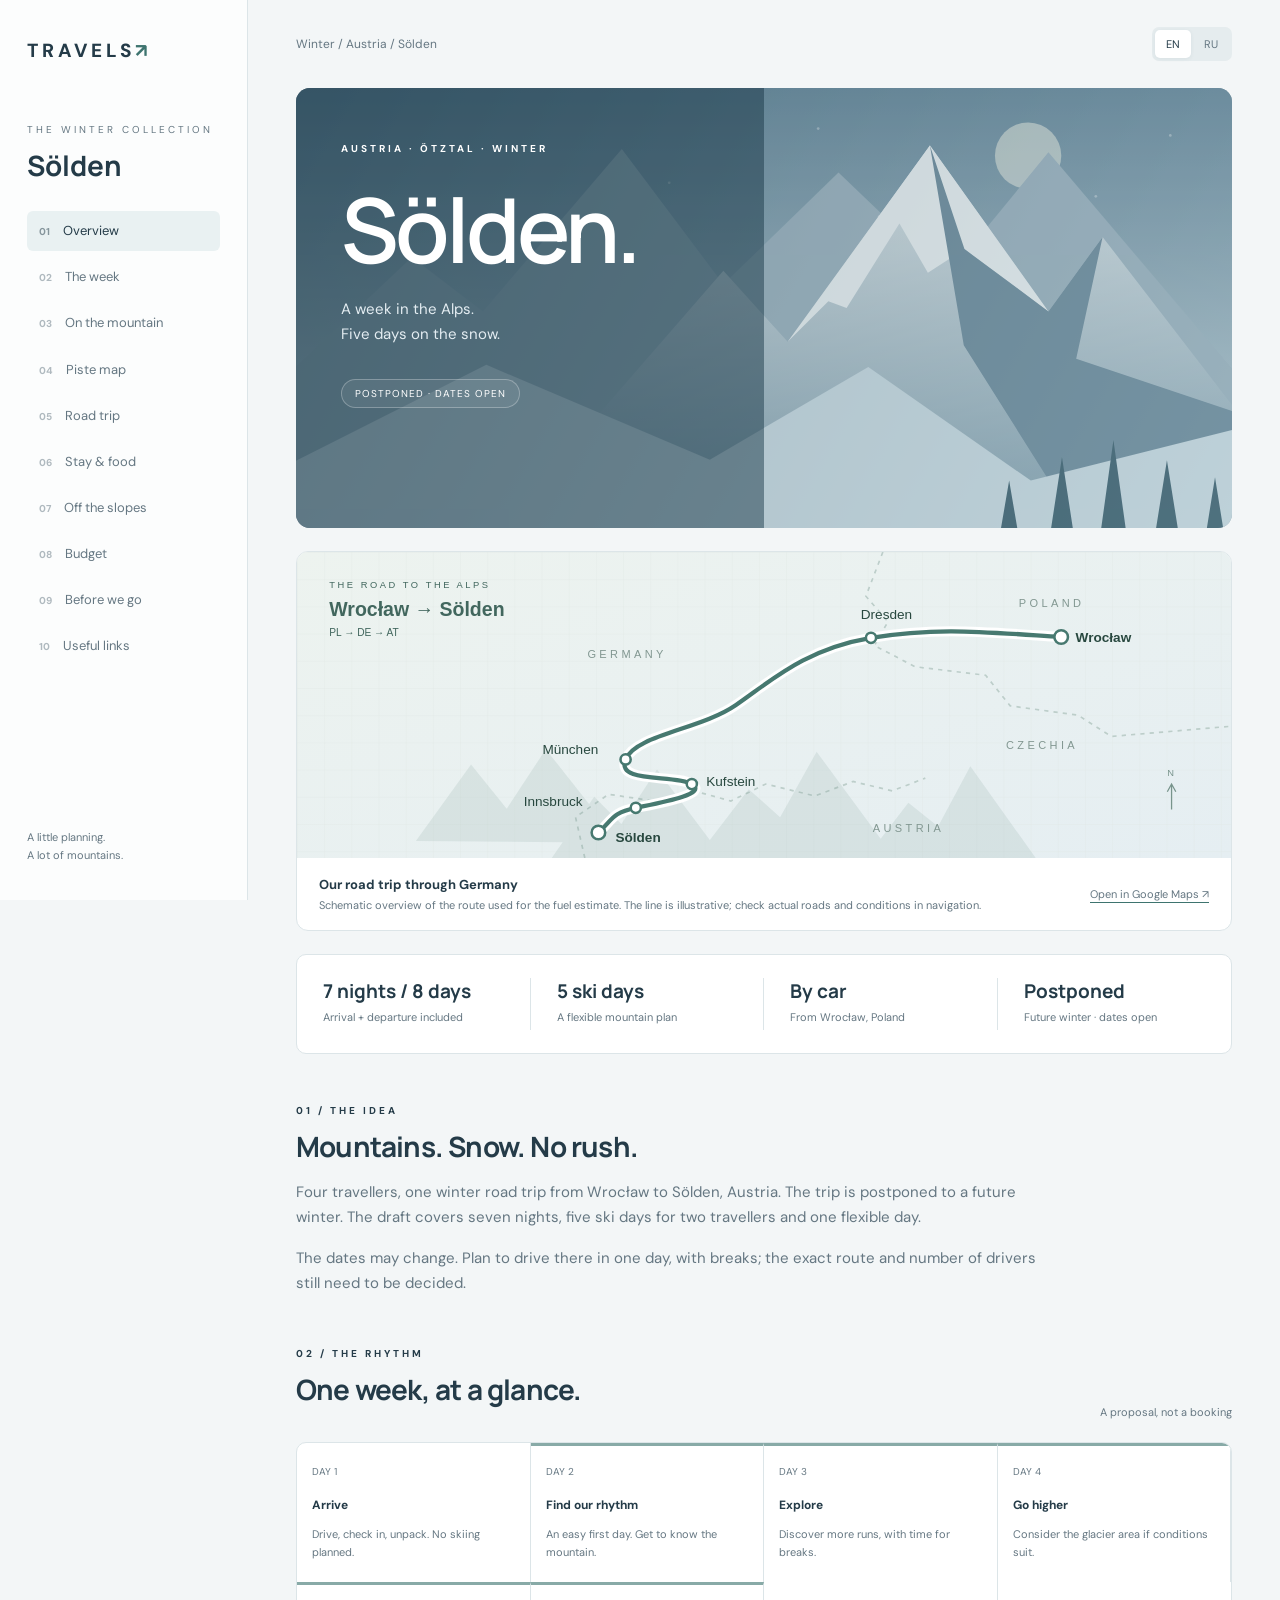
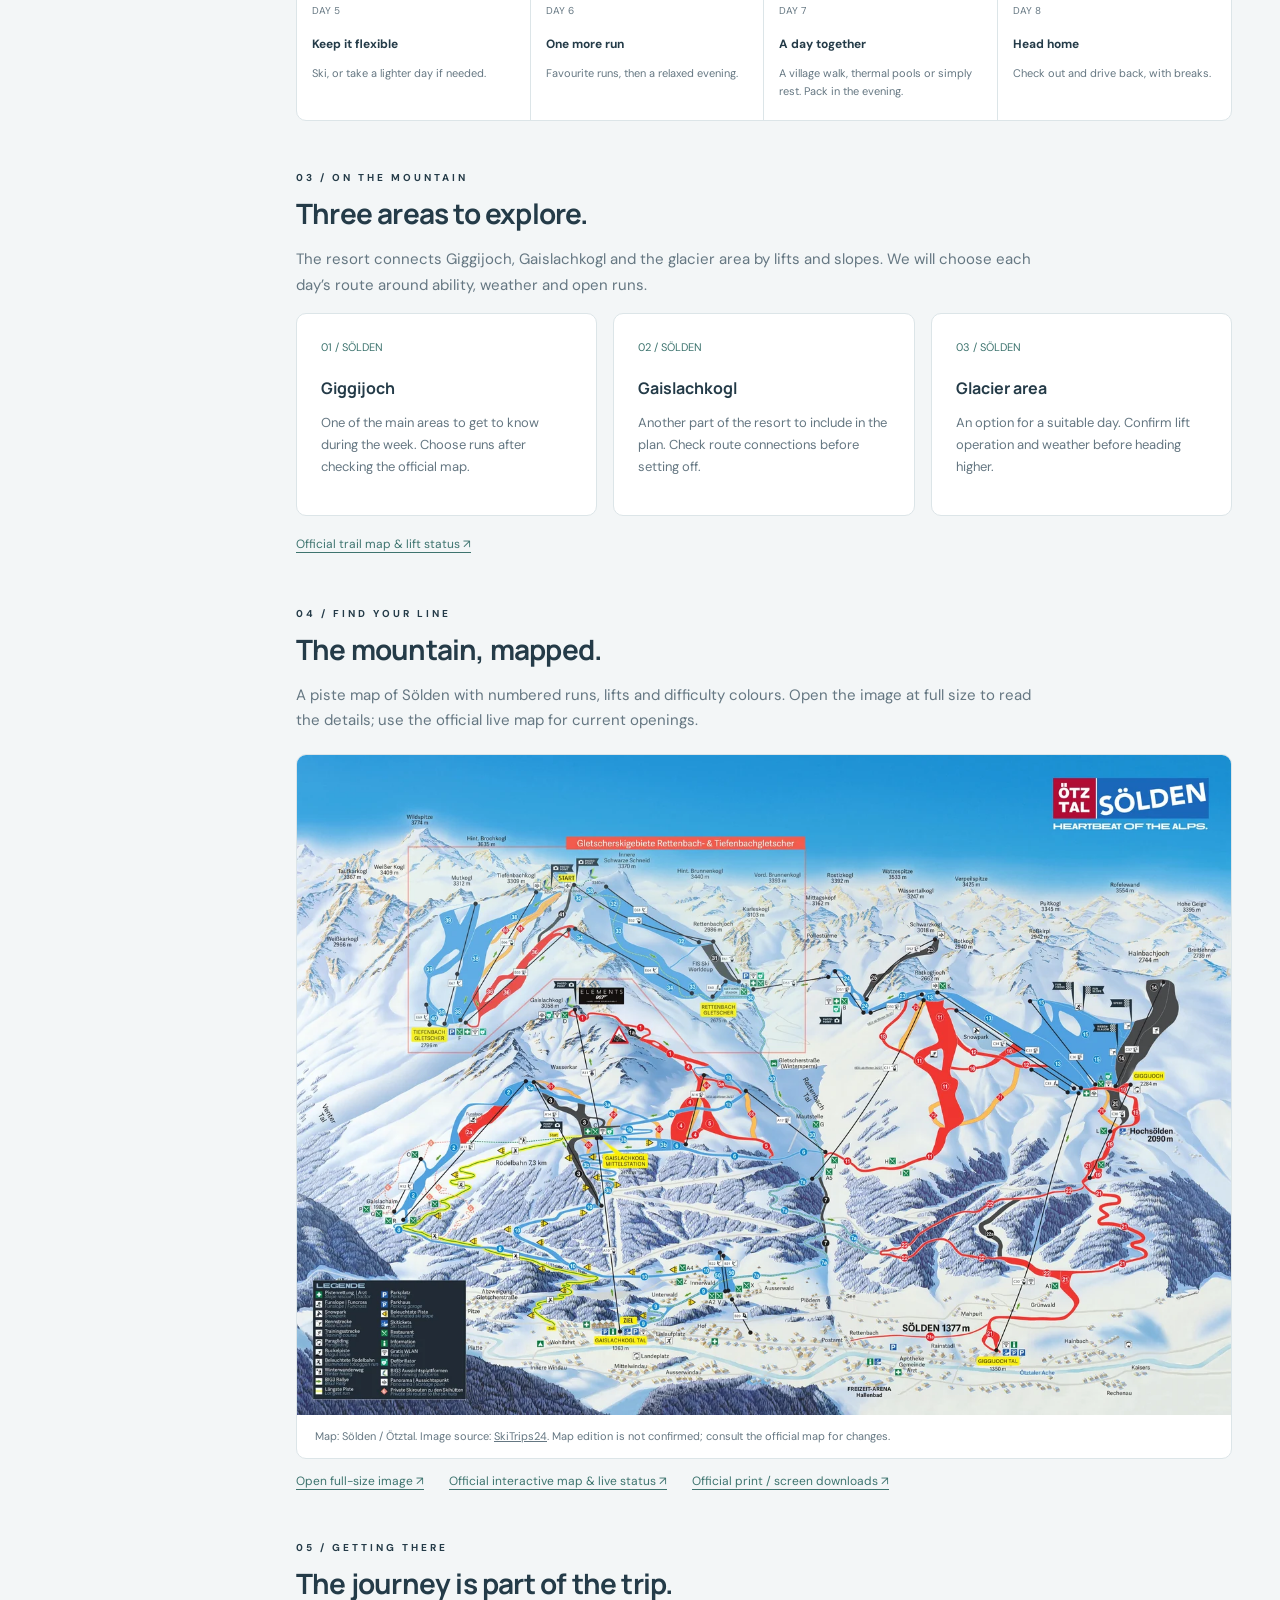
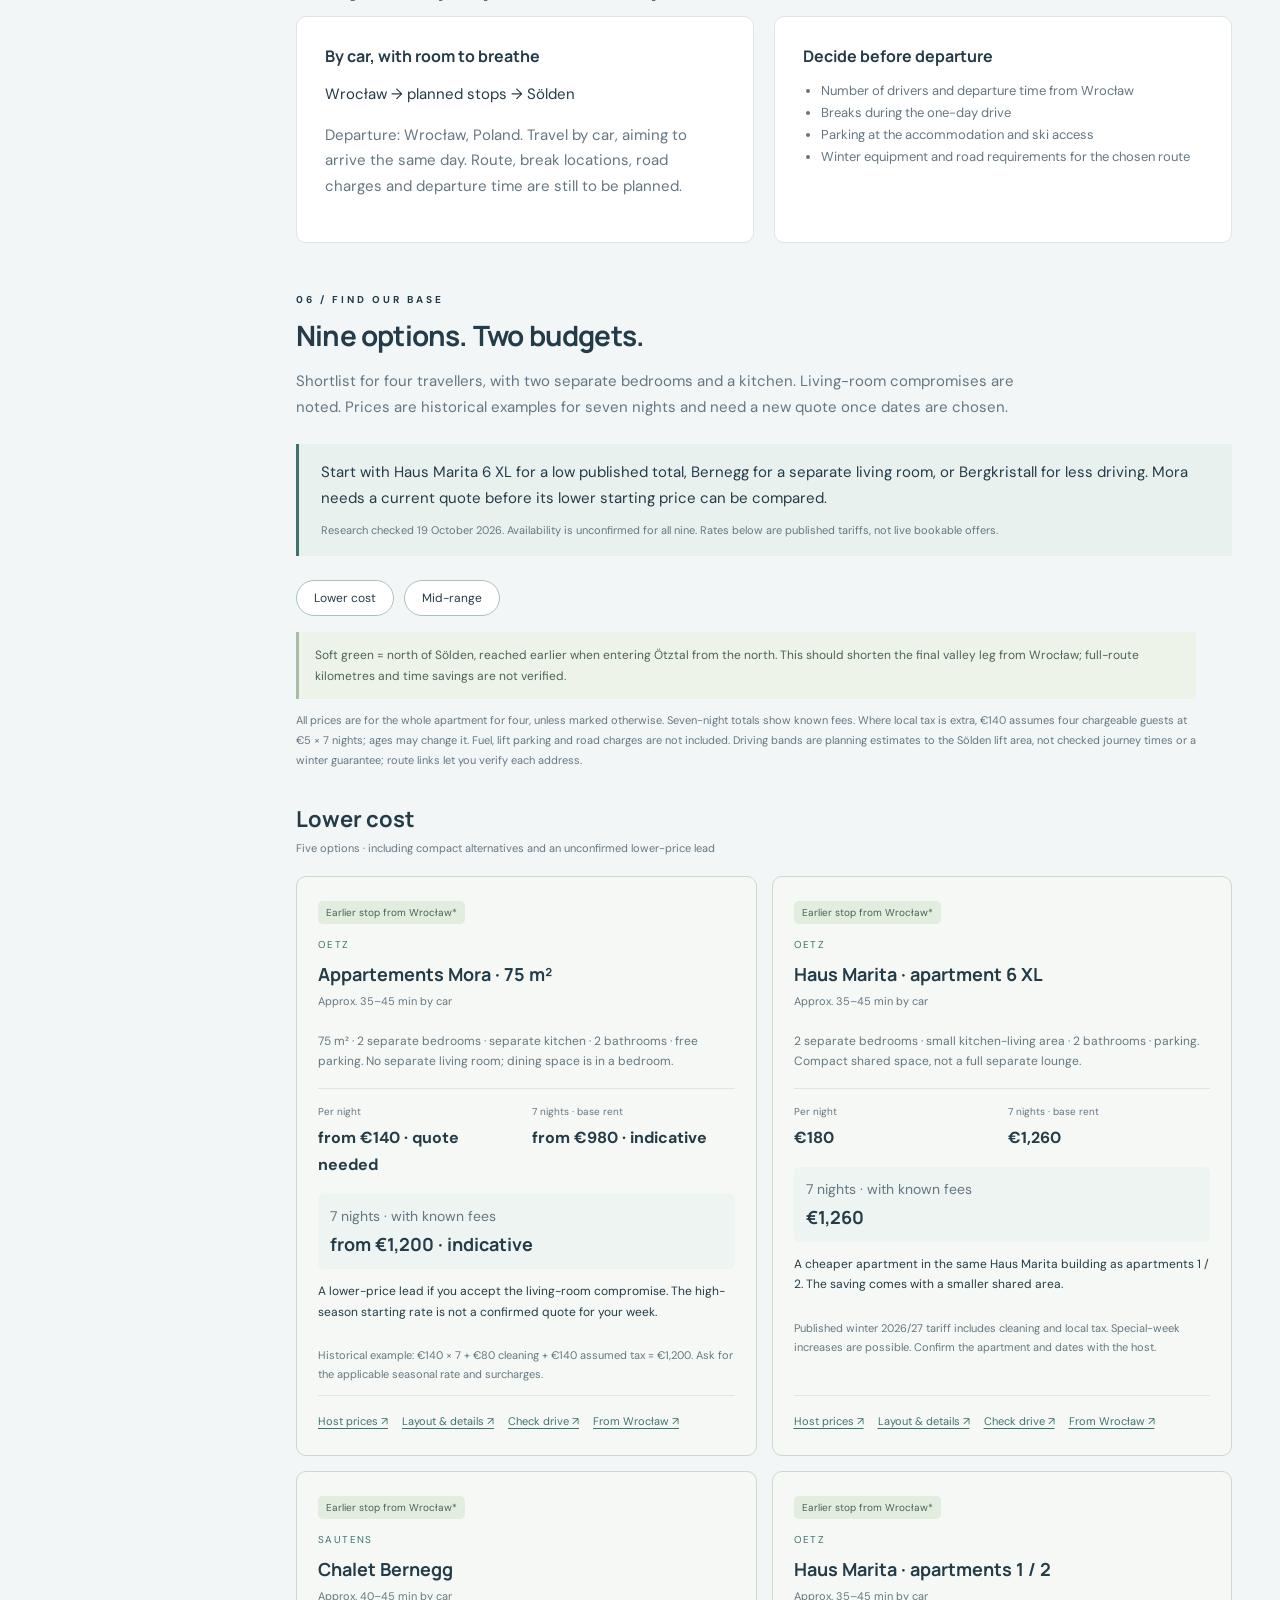
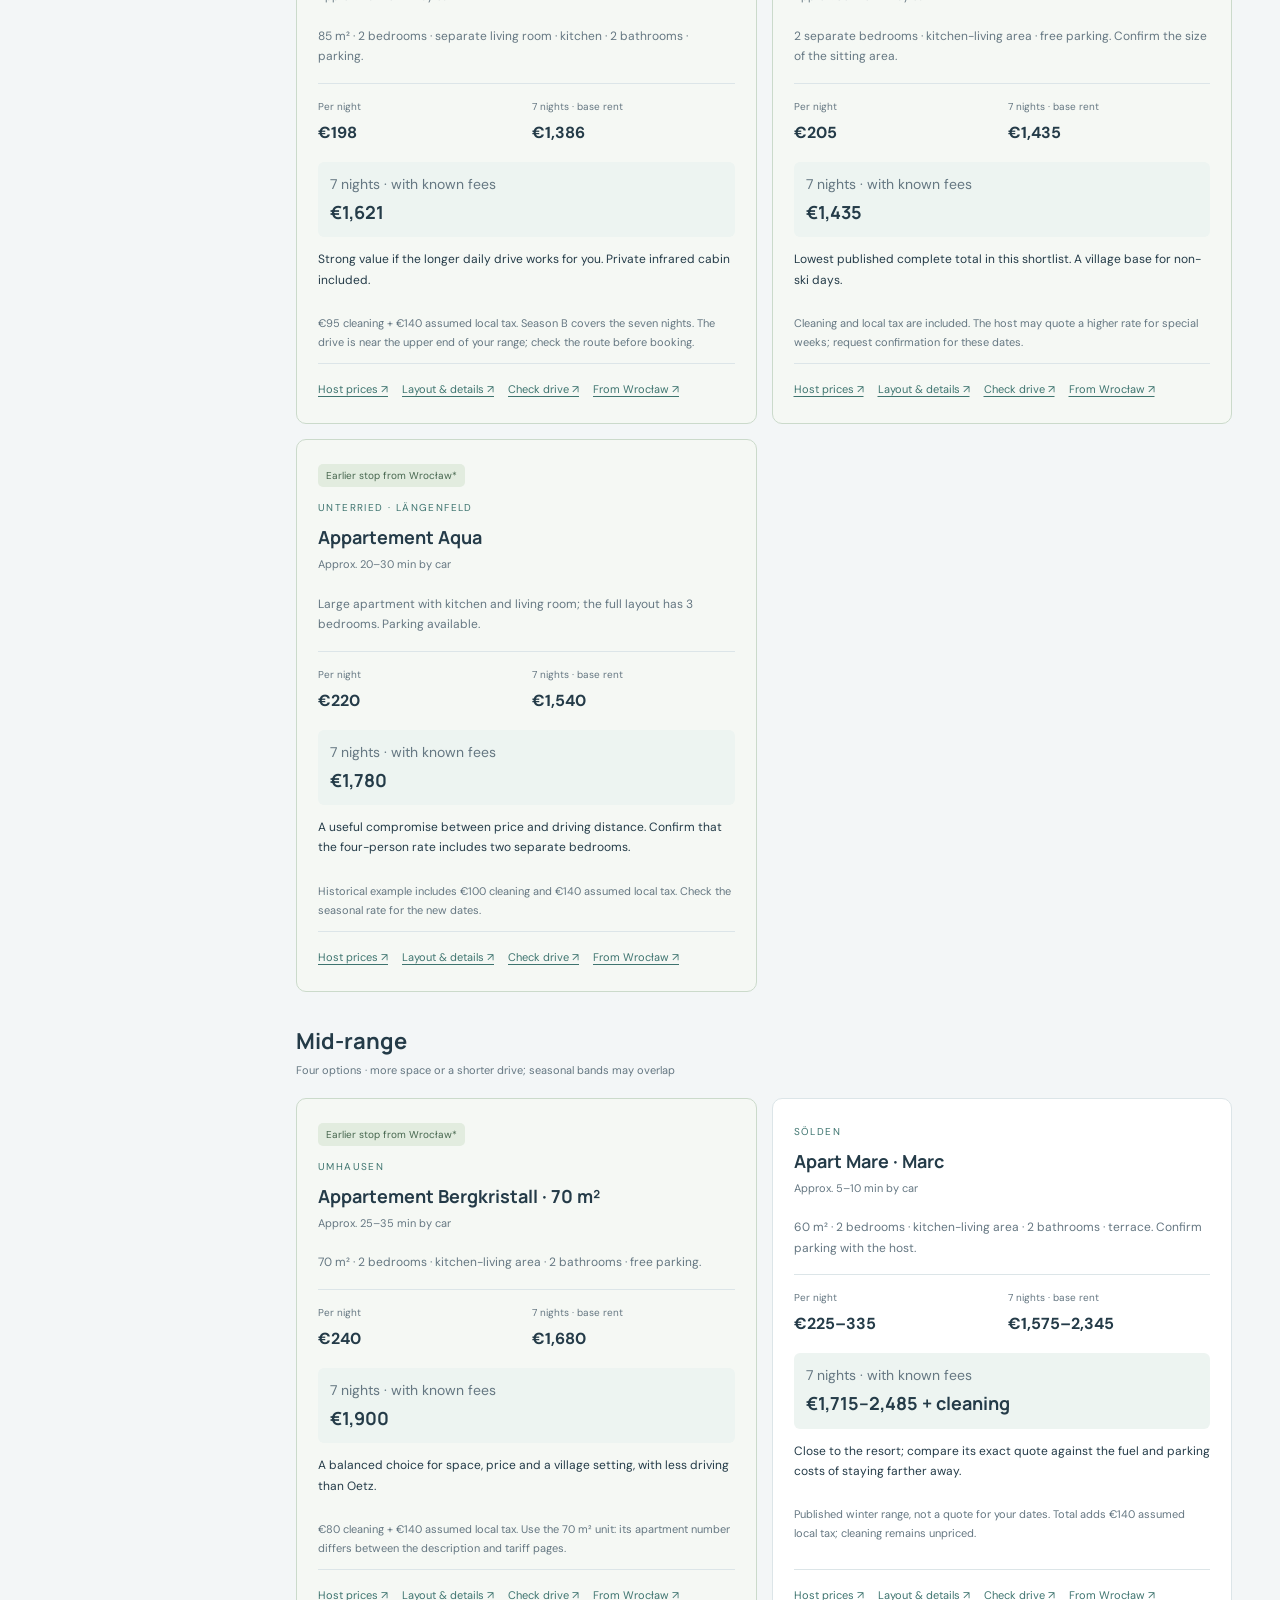
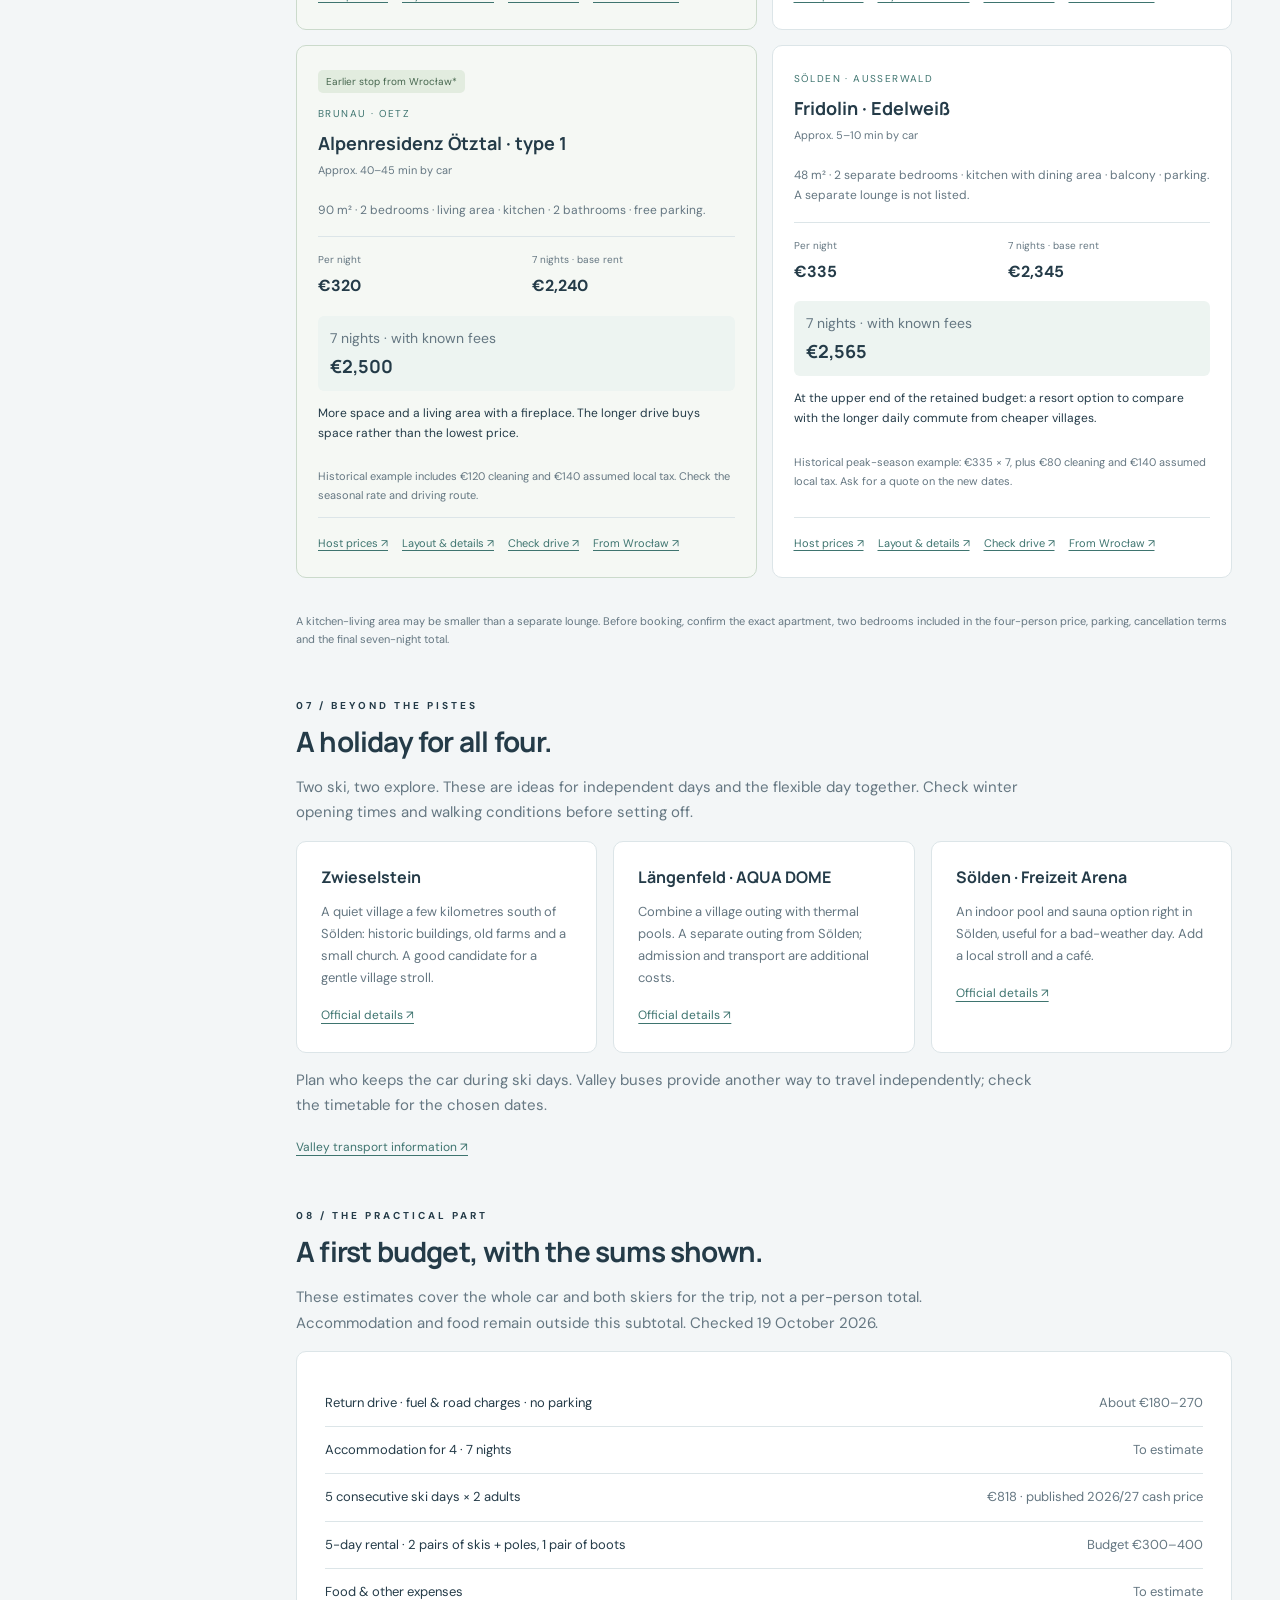
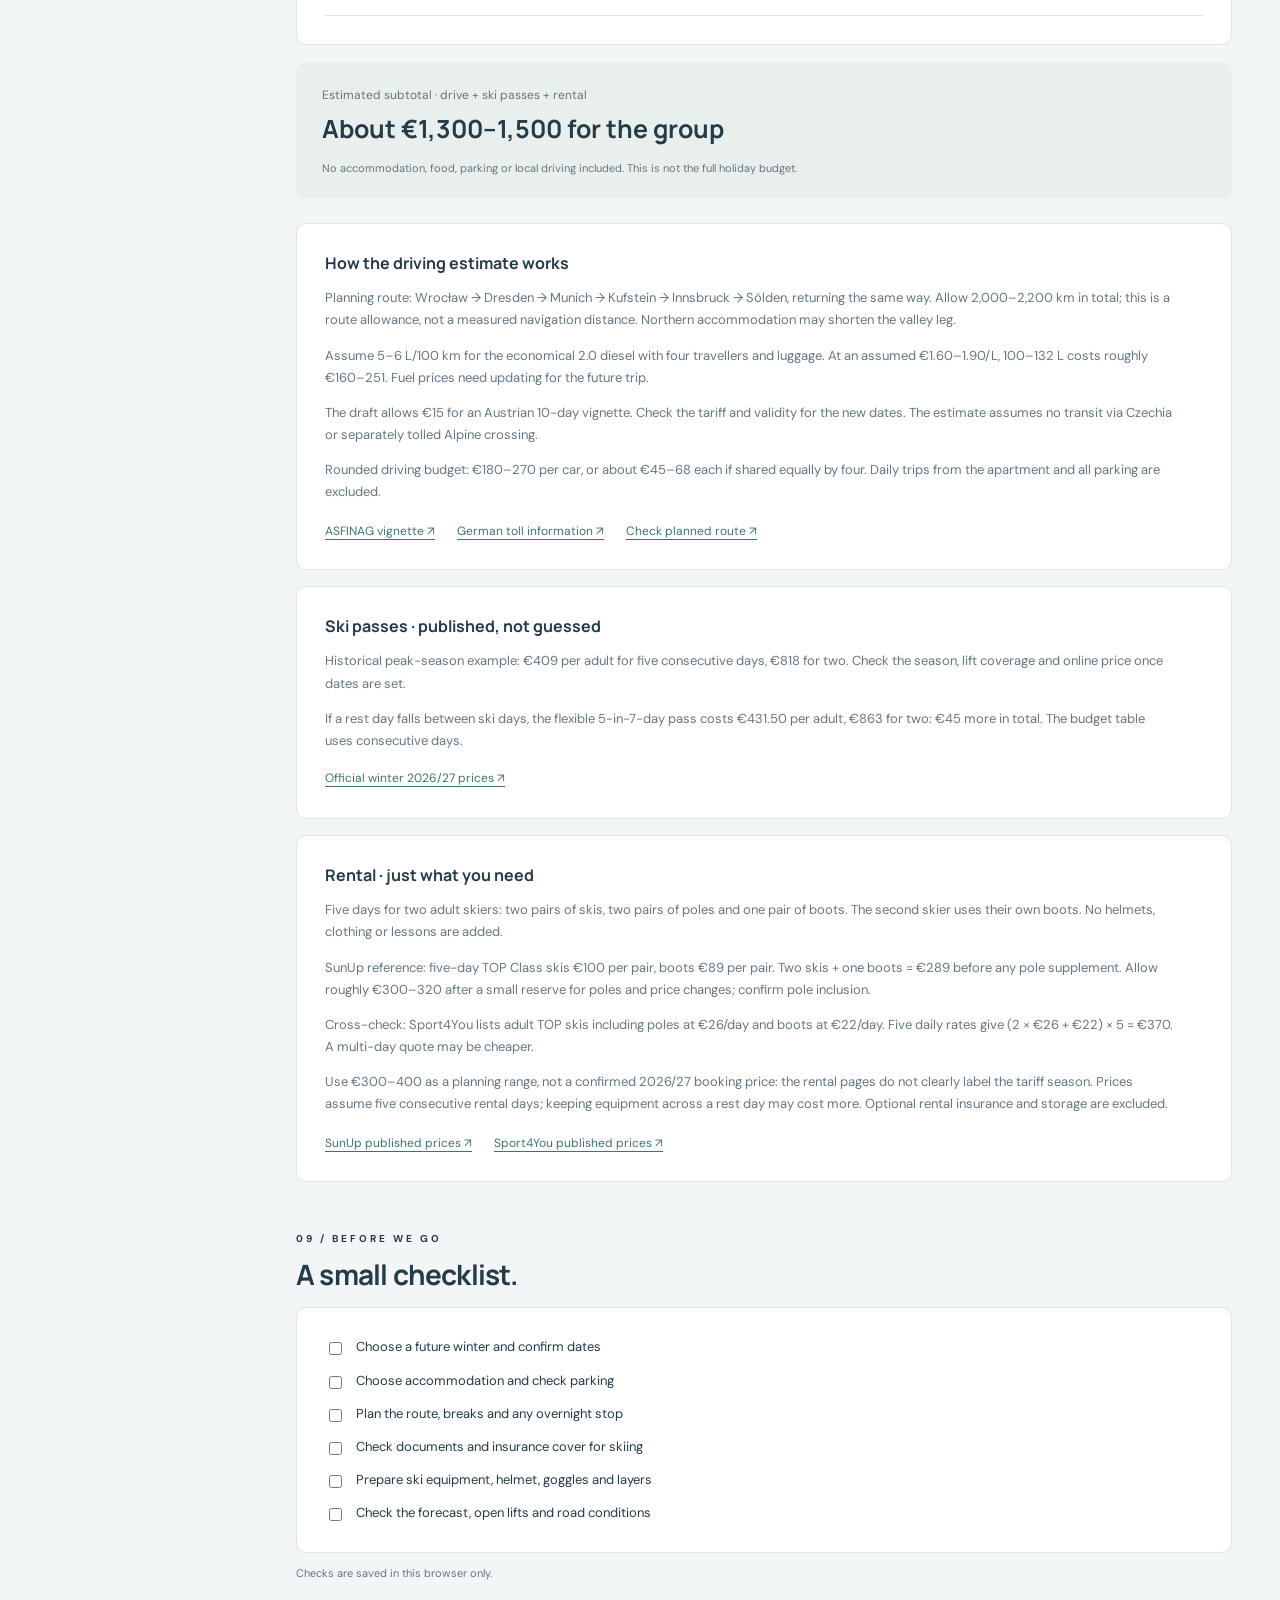
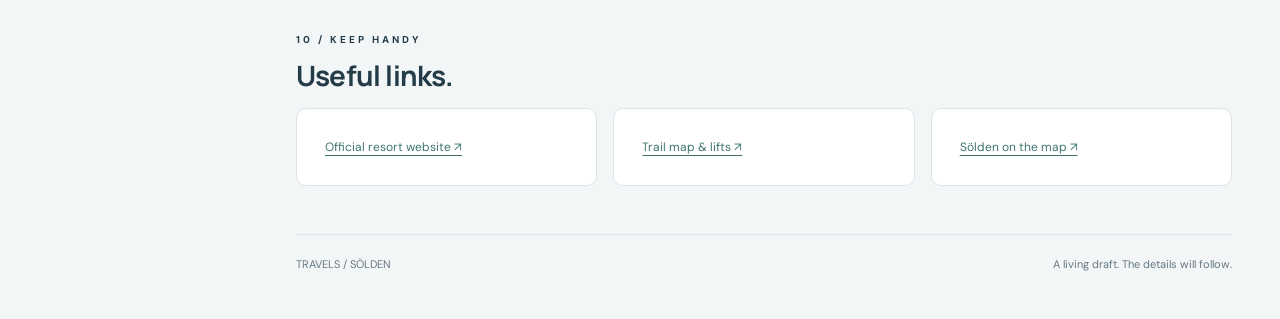
<file: winter/solden/index.html>
<!doctype html><html lang="en"><head><meta charset="utf-8"><meta name="viewport" content="width=device-width, initial-scale=1"><meta name="description" content="A flexible seven-night winter road trip to Sölden, Austria, with five days of skiing. Postponed to a future winter. From Wrocław. English and Russian."><title>Sölden · Winter escape · Travels</title><link rel="stylesheet" href="../../assets/css/site.css"></head><body><aside class="sidebar"><a class="brand" href="../../index.html">TRAVELS<span>↗</span></a><div data-i18n="s0" class="season">THE WINTER COLLECTION</div><div class="side-title">Sölden</div><nav class="nav" aria-label="Sections / Разделы"><a href="#overview"><b>01</b><span data-i18n="s1" >Overview</span></a><a href="#itinerary"><b>02</b><span data-i18n="s2" >The week</span></a><a href="#skiing"><b>03</b><span data-i18n="s3" >On the mountain</span></a><a href="#piste-map"><b>04</b><span data-i18n="map-nav" >Piste map</span></a><a href="#road"><b>05</b><span data-i18n="s4" >Road trip</span></a><a href="#stay"><b>06</b><span data-i18n="s5" >Stay & food</span></a><a href="#off-slopes"><b>07</b><span data-i18n="off-nav" >Off the slopes</span></a><a href="#budget"><b>08</b><span data-i18n="s6" >Budget</span></a><a href="#packing"><b>09</b><span data-i18n="s7" >Before we go</span></a><a href="#links"><b>10</b><span data-i18n="s8" >Useful links</span></a></nav><div data-i18n="s9" class="side-bottom">A little planning.<br>A lot of mountains.</div></aside><main><header class="topbar"><span data-i18n="s10" >Winter / Austria / Sölden</span><div class="languages" role="group" aria-label="Language / Язык"><button type="button" data-lang="en" aria-pressed="true">EN</button><button type="button" data-lang="ru" aria-pressed="false">RU</button></div></header><div class="hero"><img class="hero-art" src="images/alpine-landscape.svg" alt="" width="1400" height="650"><div class="hero-content"><div data-i18n="s11" class="eyebrow">AUSTRIA · ÖTZTAL · WINTER</div><h1>Sölden.</h1><p data-i18n="s12" >A week in the Alps.<br>Five days on the snow.</p><span data-i18n="s13" class="pill">POSTPONED · DATES OPEN</span></div></div><figure class="road-trip-map"><a href="https://www.google.com/maps/dir/?api=1&origin=Wroc%C5%82aw+Poland&destination=S%C3%B6lden+Austria&waypoints=Dresden+Germany%7CMunich+Germany%7CKufstein+Austria%7CInnsbruck+Austria&travelmode=driving" target="_blank" rel="noopener" aria-label="Open route in Google Maps / Открыть маршрут в Google Maps"><img src="images/road-trip-map.svg" width="1100" height="360" alt="Wrocław → Dresden → München → Kufstein → Innsbruck → Sölden"></a><figcaption><div><strong data-i18n="route-map-title" >Our road trip through Germany</strong><span data-i18n="route-map-note" >Schematic overview of the route used for the fuel estimate. The line is illustrative; check actual roads and conditions in navigation.</span></div><a href="https://www.google.com/maps/dir/?api=1&origin=Wroc%C5%82aw+Poland&destination=S%C3%B6lden+Austria&waypoints=Dresden+Germany%7CMunich+Germany%7CKufstein+Austria%7CInnsbruck+Austria&travelmode=driving" target="_blank" rel="noopener"><span data-i18n="route-map-open" >Open in Google Maps ↗</span></a></figcaption></figure><div class="stats"><div class="stat"><strong data-i18n="s15" >7 nights / 8 days</strong><small data-i18n="s16" >Arrival + departure included</small></div><div class="stat"><strong data-i18n="s17" >5 ski days</strong><small data-i18n="s18" >A flexible mountain plan</small></div><div class="stat"><strong data-i18n="s19" >By car</strong><small data-i18n="s20" >From Wrocław, Poland</small></div><div class="stat"><strong data-i18n="s21" >Postponed</strong><small data-i18n="s22" >Future winter · dates open</small></div></div><section id="overview"><div data-i18n="s23" class="eyebrow">01 / THE IDEA</div><h2 data-i18n="s24" >Mountains. Snow. No rush.</h2><p data-i18n="s25" class="intro">Four travellers, one winter road trip from Wrocław to Sölden, Austria. The trip is postponed to a future winter. The draft covers seven nights, five ski days for two travellers and one flexible day.</p><p data-i18n="s26" class="intro">The dates may change. Plan to drive there in one day, with breaks; the exact route and number of drivers still need to be decided.</p></section><section id="itinerary"><div class="section-head"><div><div data-i18n="s27" class="eyebrow">02 / THE RHYTHM</div><h2 data-i18n="s28" >One week, at a glance.</h2></div><span data-i18n="s29" class="note">A proposal, not a booking</span></div><div class="days"><article class="day "><em data-i18n="s30" >DAY 1</em><strong data-i18n="s31" >Arrive</strong><p data-i18n="s32" >Drive, check in, unpack. No skiing planned.</p></article><article class="day ski"><em data-i18n="s33" >DAY 2</em><strong data-i18n="s34" >Find our rhythm</strong><p data-i18n="s35" >An easy first day. Get to know the mountain.</p></article><article class="day ski"><em data-i18n="s36" >DAY 3</em><strong data-i18n="s37" >Explore</strong><p data-i18n="s38" >Discover more runs, with time for breaks.</p></article><article class="day ski"><em data-i18n="s39" >DAY 4</em><strong data-i18n="s40" >Go higher</strong><p data-i18n="s41" >Consider the glacier area if conditions suit.</p></article><article class="day ski"><em data-i18n="s42" >DAY 5</em><strong data-i18n="s43" >Keep it flexible</strong><p data-i18n="s44" >Ski, or take a lighter day if needed.</p></article><article class="day ski"><em data-i18n="s45" >DAY 6</em><strong data-i18n="s46" >One more run</strong><p data-i18n="s47" >Favourite runs, then a relaxed evening.</p></article><article class="day "><em data-i18n="rest-day" >DAY 7</em><strong data-i18n="rest-title" >A day together</strong><p data-i18n="rest-text" >A village walk, thermal pools or simply rest. Pack in the evening.</p></article><article class="day "><em data-i18n="s48" >DAY 8</em><strong data-i18n="s49" >Head home</strong><p data-i18n="s50" >Check out and drive back, with breaks.</p></article></div></section><section id="skiing"><div data-i18n="s51" class="eyebrow">03 / ON THE MOUNTAIN</div><h2 data-i18n="s52" >Three areas to explore.</h2><p data-i18n="s53" class="intro">The resort connects Giggijoch, Gaislachkogl and the glacier area by lifts and slopes. We will choose each day’s route around ability, weather and open runs.</p><div class="cards"><article class="card"><span class="number">01 / SÖLDEN</span><h3>Giggijoch</h3><p data-i18n="s54" >One of the main areas to get to know during the week. Choose runs after checking the official map.</p></article><article class="card"><span class="number">02 / SÖLDEN</span><h3>Gaislachkogl</h3><p data-i18n="s55" >Another part of the resort to include in the plan. Check route connections before setting off.</p></article><article class="card"><span class="number">03 / SÖLDEN</span><h3>Glacier area</h3><p data-i18n="s56" >An option for a suitable day. Confirm lift operation and weather before heading higher.</p></article></div><p><a class="link" href="https://www.soelden.com/en/activities/winter/skiing-snowboarding/ski-area-information/ski-area-map-lifts-slopes" target="_blank" rel="noopener"><span data-i18n="s57" >Official trail map & lift status ↗</span></a></p></section><section id="piste-map"><div data-i18n="map-eye" class="eyebrow">04 / FIND YOUR LINE</div><h2 data-i18n="map-title" >The mountain, mapped.</h2><p data-i18n="map-intro" class="intro">A piste map of Sölden with numbered runs, lifts and difficulty colours. Open the image at full size to read the details; use the official live map for current openings.</p><figure class="piste-figure"><a href="images/piste-map.webp" target="_blank" rel="noopener"><img src="images/piste-map.webp" width="1400" height="990" loading="lazy" alt="Sölden piste map / Карта трасс Сёльдена"></a><figcaption><span data-i18n="map-credit" >Map: Sölden / Ötztal. Image source:</span> <a href="https://skitrips24.co.uk/piste-map-solden/" target="_blank" rel="noopener">SkiTrips24</a>. <span data-i18n="map-version" >Map edition is not confirmed; consult the official map for changes.</span></figcaption></figure><div class="map-actions"><a class="link" href="images/piste-map.webp" target="_blank" rel="noopener"><span data-i18n="map-full" >Open full-size image ↗</span></a><a class="link" href="https://www.soelden.com/en/activities/winter/skiing-snowboarding/ski-area-information/ski-area-map-lifts-slopes" target="_blank" rel="noopener"><span data-i18n="map-live" >Official interactive map & live status ↗</span></a><a class="link" href="https://media.oetztal.com/pinaccess/showpin.do?pinCode=giIVeHAQJv02" target="_blank" rel="noopener"><span data-i18n="map-download" >Official print / screen downloads ↗</span></a></div></section><section id="road"><div data-i18n="s58" class="eyebrow">05 / GETTING THERE</div><h2 data-i18n="s59" >The journey is part of the trip.</h2><div class="two"><div class="panel"><h3 data-i18n="s60" >By car, with room to breathe</h3><p data-i18n="s61" >Wrocław → planned stops → Sölden</p><p data-i18n="s62" class="intro">Departure: Wrocław, Poland. Travel by car, aiming to arrive the same day. Route, break locations, road charges and departure time are still to be planned.</p></div><div class="panel"><h3 data-i18n="s63" >Decide before departure</h3><ul><li data-i18n="s64" >Number of drivers and departure time from Wrocław</li><li data-i18n="s65" >Breaks during the one-day drive</li><li data-i18n="s66" >Parking at the accommodation and ski access</li><li data-i18n="s67" >Winter equipment and road requirements for the chosen route</li></ul></div></div></section><section id="stay"><div data-i18n="housing-eye" class="eyebrow">06 / FIND OUR BASE</div><h2 data-i18n="housing-title" >Nine options. Two budgets.</h2><p data-i18n="housing-intro" class="intro">Shortlist for four travellers, with two separate bedrooms and a kitchen. Living-room compromises are noted. Prices are historical examples for seven nights and need a new quote once dates are chosen.</p><div class="housing-summary"><p data-i18n="housing-summary" >Start with Haus Marita 6 XL for a low published total, Bernegg for a separate living room, or Bergkristall for less driving. Mora needs a current quote before its lower starting price can be compared.</p><p data-i18n="housing-status" class="note">Research checked 19 October 2026. Availability is unconfirmed for all nine. Rates below are published tariffs, not live bookable offers.</p></div><nav class="housing-jumps" aria-label="Accommodation budgets / Категории жилья"><a href="#stay-value"><span data-i18n="housing-value-jump" >Lower cost</span></a><a href="#stay-mid"><span data-i18n="housing-mid-jump" >Mid-range</span></a></nav><p data-i18n="housing-closer-legend" class="housing-legend">Soft green = north of Sölden, reached earlier when entering Ötztal from the north. This should shorten the final valley leg from Wrocław; full-route kilometres and time savings are not verified.</p><p data-i18n="housing-method" class="note housing-method">All prices are for the whole apartment for four, unless marked otherwise. Seven-night totals show known fees. Where local tax is extra, €140 assumes four chargeable guests at €5 × 7 nights; ages may change it. Fuel, lift parking and road charges are not included. Driving bands are planning estimates to the Sölden lift area, not checked journey times or a winter guarantee; route links let you verify each address.</p><div class="housing-group" id="stay-value"><div class="section-head"><div><h3 data-i18n="housing-value-title" >Lower cost</h3><p data-i18n="housing-value-desc" class="note">Five options · including compact alternatives and an unconfirmed lower-price lead</p></div></div><div class="housing-grid"><article class="housing-card closer-stop" data-property="mora"><span data-i18n="housing-mora-closer" class="closer-badge">Earlier stop from Wrocław*</span><div class="housing-location">Oetz</div><h4>Appartements Mora · 75 m²</h4><p data-i18n="housing-mora-drive" class="housing-drive">Approx. 35–45 min by car</p><p data-i18n="housing-mora-layout" >75 m² · 2 separate bedrooms · separate kitchen · 2 bathrooms · free parking. No separate living room; dining space is in a bedroom.</p><div class="housing-prices"><div><small data-i18n="housing-mora-nightlabel" >Per night</small><strong data-i18n="housing-mora-night" >from €140 · quote needed</strong></div><div><small data-i18n="housing-mora-baselabel" >7 nights · base rent</small><strong data-i18n="housing-mora-base" >from €980 · indicative</strong></div></div><div class="housing-total"><small data-i18n="housing-mora-totallabel" >7 nights · with known fees</small><strong data-i18n="housing-mora-total" >from €1,200 · indicative</strong></div><p data-i18n="housing-mora-why" class="housing-why">A lower-price lead if you accept the living-room compromise. The high-season starting rate is not a confirmed quote for your week.</p><p data-i18n="housing-mora-extra" class="housing-details">Historical example: €140 × 7 + €80 cleaning + €140 assumed tax = €1,200. Ask for the applicable seasonal rate and surcharges.</p><div class="housing-links"><a href="https://www.appartements-mora.at/de/appartement-mit-2-getrennten-schlafzimmern" target="_blank" rel="noopener"><span data-i18n="housing-mora-source" >Host prices ↗</span></a><a href="https://www.appartements-mora.at/de/appartement-mit-2-getrennten-schlafzimmern" target="_blank" rel="noopener"><span data-i18n="housing-mora-plan" >Layout & details ↗</span></a><a href="https://www.google.com/maps/dir/?api=1&origin=Appartements+Mora+K%C3%BChtaier+Stra%C3%9Fe+26+Oetz&destination=Giggijochbahn+S%C3%B6lden&travelmode=driving" target="_blank" rel="noopener"><span data-i18n="housing-mora-route" >Check drive ↗</span></a><a href="https://www.google.com/maps/dir/?api=1&origin=Wroc%C5%82aw+Poland&destination=Appartements+Mora+K%C3%BChtaier+Stra%C3%9Fe+26+Oetz&travelmode=driving" target="_blank" rel="noopener"><span data-i18n="housing-mora-from-wroclaw" >From Wrocław ↗</span></a></div></article><article class="housing-card closer-stop" data-property="marita6xl"><span data-i18n="housing-marita6xl-closer" class="closer-badge">Earlier stop from Wrocław*</span><div class="housing-location">Oetz</div><h4>Haus Marita · apartment 6 XL</h4><p data-i18n="housing-marita6xl-drive" class="housing-drive">Approx. 35–45 min by car</p><p data-i18n="housing-marita6xl-layout" >2 separate bedrooms · small kitchen-living area · 2 bathrooms · parking. Compact shared space, not a full separate lounge.</p><div class="housing-prices"><div><small data-i18n="housing-marita6xl-nightlabel" >Per night</small><strong data-i18n="housing-marita6xl-night" >€180</strong></div><div><small data-i18n="housing-marita6xl-baselabel" >7 nights · base rent</small><strong data-i18n="housing-marita6xl-base" >€1,260</strong></div></div><div class="housing-total"><small data-i18n="housing-marita6xl-totallabel" >7 nights · with known fees</small><strong data-i18n="housing-marita6xl-total" >€1,260</strong></div><p data-i18n="housing-marita6xl-why" class="housing-why">A cheaper apartment in the same Haus Marita building as apartments 1 / 2. The saving comes with a smaller shared area.</p><p data-i18n="housing-marita6xl-extra" class="housing-details">Published winter 2026/27 tariff includes cleaning and local tax. Special-week increases are possible. Confirm the apartment and dates with the host.</p><div class="housing-links"><a href="https://hausmarita.at/ferienwohnung-in-oetz-im-oetztal/ferienwohnungpreise/" target="_blank" rel="noopener"><span data-i18n="housing-marita6xl-source" >Host prices ↗</span></a><a href="https://hausmarita.at/ferienwohnung-in-oetz-im-oetztal/ferienwohnung-fuer-2-bis-4-personen-in-oetz-im-oetztal/" target="_blank" rel="noopener"><span data-i18n="housing-marita6xl-plan" >Layout & details ↗</span></a><a href="https://www.google.com/maps/dir/?api=1&origin=Haus+Marita+Oetz&destination=Giggijochbahn+S%C3%B6lden&travelmode=driving" target="_blank" rel="noopener"><span data-i18n="housing-marita6xl-route" >Check drive ↗</span></a><a href="https://www.google.com/maps/dir/?api=1&origin=Wroc%C5%82aw+Poland&destination=Haus+Marita+Oetz&travelmode=driving" target="_blank" rel="noopener"><span data-i18n="housing-marita6xl-from-wroclaw" >From Wrocław ↗</span></a></div></article><article class="housing-card closer-stop" data-property="bernegg"><span data-i18n="housing-bernegg-closer" class="closer-badge">Earlier stop from Wrocław*</span><div class="housing-location">Sautens</div><h4>Chalet Bernegg</h4><p data-i18n="housing-bernegg-drive" class="housing-drive">Approx. 40–45 min by car</p><p data-i18n="housing-bernegg-layout" >85 m² · 2 bedrooms · separate living room · kitchen · 2 bathrooms · parking.</p><div class="housing-prices"><div><small data-i18n="housing-bernegg-nightlabel" >Per night</small><strong data-i18n="housing-bernegg-night" >€198</strong></div><div><small data-i18n="housing-bernegg-baselabel" >7 nights · base rent</small><strong data-i18n="housing-bernegg-base" >€1,386</strong></div></div><div class="housing-total"><small data-i18n="housing-bernegg-totallabel" >7 nights · with known fees</small><strong data-i18n="housing-bernegg-total" >€1,621</strong></div><p data-i18n="housing-bernegg-why" class="housing-why">Strong value if the longer daily drive works for you. Private infrared cabin included.</p><p data-i18n="housing-bernegg-extra" class="housing-details">€95 cleaning + €140 assumed local tax. Season B covers the seven nights. The drive is near the upper end of your range; check the route before booking.</p><div class="housing-links"><a href="https://www.chalet-bernegg.com/preise-und-angebote/wintersaison-2026-2027/" target="_blank" rel="noopener"><span data-i18n="housing-bernegg-source" >Host prices ↗</span></a><a href="https://www.chalet-bernegg.com/chalet-bernegg/ausstattung/" target="_blank" rel="noopener"><span data-i18n="housing-bernegg-plan" >Layout & details ↗</span></a><a href="https://www.google.com/maps/dir/?api=1&origin=Chalet+Bernegg+Pirchhof+28+Sautens&destination=Giggijochbahn+S%C3%B6lden&travelmode=driving" target="_blank" rel="noopener"><span data-i18n="housing-bernegg-route" >Check drive ↗</span></a><a href="https://www.google.com/maps/dir/?api=1&origin=Wroc%C5%82aw+Poland&destination=Chalet+Bernegg+Pirchhof+28+Sautens&travelmode=driving" target="_blank" rel="noopener"><span data-i18n="housing-bernegg-from-wroclaw" >From Wrocław ↗</span></a></div></article><article class="housing-card closer-stop" data-property="marita"><span data-i18n="housing-marita-closer" class="closer-badge">Earlier stop from Wrocław*</span><div class="housing-location">Oetz</div><h4>Haus Marita · apartments 1 / 2</h4><p data-i18n="housing-marita-drive" class="housing-drive">Approx. 35–45 min by car</p><p data-i18n="housing-marita-layout" >2 separate bedrooms · kitchen-living area · free parking. Confirm the size of the sitting area.</p><div class="housing-prices"><div><small data-i18n="housing-marita-nightlabel" >Per night</small><strong data-i18n="housing-marita-night" >€205</strong></div><div><small data-i18n="housing-marita-baselabel" >7 nights · base rent</small><strong data-i18n="housing-marita-base" >€1,435</strong></div></div><div class="housing-total"><small data-i18n="housing-marita-totallabel" >7 nights · with known fees</small><strong data-i18n="housing-marita-total" >€1,435</strong></div><p data-i18n="housing-marita-why" class="housing-why">Lowest published complete total in this shortlist. A village base for non-ski days.</p><p data-i18n="housing-marita-extra" class="housing-details">Cleaning and local tax are included. The host may quote a higher rate for special weeks; request confirmation for these dates.</p><div class="housing-links"><a href="https://hausmarita.at/ferienwohnung-in-oetz-im-oetztal/ferienwohnungpreise/" target="_blank" rel="noopener"><span data-i18n="housing-marita-source" >Host prices ↗</span></a><a href="https://hausmarita.at/ferienwohnung-in-oetz-im-oetztal/ferienwohnung-fuer-4-personen-in-oetz-im-oetztal/" target="_blank" rel="noopener"><span data-i18n="housing-marita-plan" >Layout & details ↗</span></a><a href="https://www.google.com/maps/dir/?api=1&origin=Haus+Marita+Oetz&destination=Giggijochbahn+S%C3%B6lden&travelmode=driving" target="_blank" rel="noopener"><span data-i18n="housing-marita-route" >Check drive ↗</span></a><a href="https://www.google.com/maps/dir/?api=1&origin=Wroc%C5%82aw+Poland&destination=Haus+Marita+Oetz&travelmode=driving" target="_blank" rel="noopener"><span data-i18n="housing-marita-from-wroclaw" >From Wrocław ↗</span></a></div></article><article class="housing-card closer-stop" data-property="aqua"><span data-i18n="housing-aqua-closer" class="closer-badge">Earlier stop from Wrocław*</span><div class="housing-location">Unterried · Längenfeld</div><h4>Appartement Aqua</h4><p data-i18n="housing-aqua-drive" class="housing-drive">Approx. 20–30 min by car</p><p data-i18n="housing-aqua-layout" >Large apartment with kitchen and living room; the full layout has 3 bedrooms. Parking available.</p><div class="housing-prices"><div><small data-i18n="housing-aqua-nightlabel" >Per night</small><strong data-i18n="housing-aqua-night" >€220</strong></div><div><small data-i18n="housing-aqua-baselabel" >7 nights · base rent</small><strong data-i18n="housing-aqua-base" >€1,540</strong></div></div><div class="housing-total"><small data-i18n="housing-aqua-totallabel" >7 nights · with known fees</small><strong data-i18n="housing-aqua-total" >€1,780</strong></div><p data-i18n="housing-aqua-why" class="housing-why">A useful compromise between price and driving distance. Confirm that the four-person rate includes two separate bedrooms.</p><p data-i18n="housing-aqua-extra" class="housing-details">Historical example includes €100 cleaning and €140 assumed local tax. Check the seasonal rate for the new dates.</p><div class="housing-links"><a href="https://www.aqua-laengenfeld.at/preise.html" target="_blank" rel="noopener"><span data-i18n="housing-aqua-source" >Host prices ↗</span></a><a href="https://www.oetztal.com/de/suchen-buchen/unterkuenfte/ferienwohnungen/appartement-aqua.a-2c6203f0-1e48-4418-b572-758c602b07f9" target="_blank" rel="noopener"><span data-i18n="housing-aqua-plan" >Layout & details ↗</span></a><a href="https://www.google.com/maps/dir/?api=1&origin=Appartement+Aqua+Unterried+179A+L%C3%A4ngenfeld&destination=Giggijochbahn+S%C3%B6lden&travelmode=driving" target="_blank" rel="noopener"><span data-i18n="housing-aqua-route" >Check drive ↗</span></a><a href="https://www.google.com/maps/dir/?api=1&origin=Wroc%C5%82aw+Poland&destination=Appartement+Aqua+Unterried+179A+L%C3%A4ngenfeld&travelmode=driving" target="_blank" rel="noopener"><span data-i18n="housing-aqua-from-wroclaw" >From Wrocław ↗</span></a></div></article></div></div><div class="housing-group" id="stay-mid"><div class="section-head"><div><h3 data-i18n="housing-mid-title" >Mid-range</h3><p data-i18n="housing-mid-desc" class="note">Four options · more space or a shorter drive; seasonal bands may overlap</p></div></div><div class="housing-grid"><article class="housing-card closer-stop" data-property="bergkristall"><span data-i18n="housing-bergkristall-closer" class="closer-badge">Earlier stop from Wrocław*</span><div class="housing-location">Umhausen</div><h4>Appartement Bergkristall · 70 m²</h4><p data-i18n="housing-bergkristall-drive" class="housing-drive">Approx. 25–35 min by car</p><p data-i18n="housing-bergkristall-layout" >70 m² · 2 bedrooms · kitchen-living area · 2 bathrooms · free parking.</p><div class="housing-prices"><div><small data-i18n="housing-bergkristall-nightlabel" >Per night</small><strong data-i18n="housing-bergkristall-night" >€240</strong></div><div><small data-i18n="housing-bergkristall-baselabel" >7 nights · base rent</small><strong data-i18n="housing-bergkristall-base" >€1,680</strong></div></div><div class="housing-total"><small data-i18n="housing-bergkristall-totallabel" >7 nights · with known fees</small><strong data-i18n="housing-bergkristall-total" >€1,900</strong></div><p data-i18n="housing-bergkristall-why" class="housing-why">A balanced choice for space, price and a village setting, with less driving than Oetz.</p><p data-i18n="housing-bergkristall-extra" class="housing-details">€80 cleaning + €140 assumed local tax. Use the 70 m² unit: its apartment number differs between the description and tariff pages.</p><div class="housing-links"><a href="https://www.bergkristall-oetztal.com/preise/" target="_blank" rel="noopener"><span data-i18n="housing-bergkristall-source" >Host prices ↗</span></a><a href="https://www.bergkristall-oetztal.com/" target="_blank" rel="noopener"><span data-i18n="housing-bergkristall-plan" >Layout & details ↗</span></a><a href="https://www.google.com/maps/dir/?api=1&origin=Appartement+Bergkristall+Umhausen&destination=Giggijochbahn+S%C3%B6lden&travelmode=driving" target="_blank" rel="noopener"><span data-i18n="housing-bergkristall-route" >Check drive ↗</span></a><a href="https://www.google.com/maps/dir/?api=1&origin=Wroc%C5%82aw+Poland&destination=Appartement+Bergkristall+Umhausen&travelmode=driving" target="_blank" rel="noopener"><span data-i18n="housing-bergkristall-from-wroclaw" >From Wrocław ↗</span></a></div></article><article class="housing-card" data-property="marc"><div class="housing-location">Sölden</div><h4>Apart Mare · Marc</h4><p data-i18n="housing-marc-drive" class="housing-drive">Approx. 5–10 min by car</p><p data-i18n="housing-marc-layout" >60 m² · 2 bedrooms · kitchen-living area · 2 bathrooms · terrace. Confirm parking with the host.</p><div class="housing-prices"><div><small data-i18n="housing-marc-nightlabel" >Per night</small><strong data-i18n="housing-marc-night" >€225–335</strong></div><div><small data-i18n="housing-marc-baselabel" >7 nights · base rent</small><strong data-i18n="housing-marc-base" >€1,575–2,345</strong></div></div><div class="housing-total"><small data-i18n="housing-marc-totallabel" >7 nights · with known fees</small><strong data-i18n="housing-marc-total" >€1,715–2,485 + cleaning</strong></div><p data-i18n="housing-marc-why" class="housing-why">Close to the resort; compare its exact quote against the fuel and parking costs of staying farther away.</p><p data-i18n="housing-marc-extra" class="housing-details">Published winter range, not a quote for your dates. Total adds €140 assumed local tax; cleaning remains unpriced.</p><div class="housing-links"><a href="https://www.apart-mare.at/en/apartments-preise/apartment-marc.html" target="_blank" rel="noopener"><span data-i18n="housing-marc-source" >Host prices ↗</span></a><a href="https://www.apart-mare.at/en/apartments-preise/apartment-marc.html" target="_blank" rel="noopener"><span data-i18n="housing-marc-plan" >Layout & details ↗</span></a><a href="https://www.google.com/maps/dir/?api=1&origin=Apart+Mare+Siedlungsweg+1+S%C3%B6lden&destination=Giggijochbahn+S%C3%B6lden&travelmode=driving" target="_blank" rel="noopener"><span data-i18n="housing-marc-route" >Check drive ↗</span></a><a href="https://www.google.com/maps/dir/?api=1&origin=Wroc%C5%82aw+Poland&destination=Apart+Mare+Siedlungsweg+1+S%C3%B6lden&travelmode=driving" target="_blank" rel="noopener"><span data-i18n="housing-marc-from-wroclaw" >From Wrocław ↗</span></a></div></article><article class="housing-card closer-stop" data-property="alpenresidenz"><span data-i18n="housing-alpenresidenz-closer" class="closer-badge">Earlier stop from Wrocław*</span><div class="housing-location">Brunau · Oetz</div><h4>Alpenresidenz Ötztal · type 1</h4><p data-i18n="housing-alpenresidenz-drive" class="housing-drive">Approx. 40–45 min by car</p><p data-i18n="housing-alpenresidenz-layout" >90 m² · 2 bedrooms · living area · kitchen · 2 bathrooms · free parking.</p><div class="housing-prices"><div><small data-i18n="housing-alpenresidenz-nightlabel" >Per night</small><strong data-i18n="housing-alpenresidenz-night" >€320</strong></div><div><small data-i18n="housing-alpenresidenz-baselabel" >7 nights · base rent</small><strong data-i18n="housing-alpenresidenz-base" >€2,240</strong></div></div><div class="housing-total"><small data-i18n="housing-alpenresidenz-totallabel" >7 nights · with known fees</small><strong data-i18n="housing-alpenresidenz-total" >€2,500</strong></div><p data-i18n="housing-alpenresidenz-why" class="housing-why">More space and a living area with a fireplace. The longer drive buys space rather than the lowest price.</p><p data-i18n="housing-alpenresidenz-extra" class="housing-details">Historical example includes €120 cleaning and €140 assumed local tax. Check the seasonal rate and driving route.</p><div class="housing-links"><a href="https://www.alpenresidenz-oetztal.at/preise/" target="_blank" rel="noopener"><span data-i18n="housing-alpenresidenz-source" >Host prices ↗</span></a><a href="https://www.alpenresidenz-oetztal.at/appartements/typ-1/" target="_blank" rel="noopener"><span data-i18n="housing-alpenresidenz-plan" >Layout & details ↗</span></a><a href="https://www.google.com/maps/dir/?api=1&origin=Alpenresidenz+%C3%96tztal+Brunau+1&destination=Giggijochbahn+S%C3%B6lden&travelmode=driving" target="_blank" rel="noopener"><span data-i18n="housing-alpenresidenz-route" >Check drive ↗</span></a><a href="https://www.google.com/maps/dir/?api=1&origin=Wroc%C5%82aw+Poland&destination=Alpenresidenz+%C3%96tztal+Brunau+1&travelmode=driving" target="_blank" rel="noopener"><span data-i18n="housing-alpenresidenz-from-wroclaw" >From Wrocław ↗</span></a></div></article><article class="housing-card" data-property="fridolin"><div class="housing-location">Sölden · Außerwald</div><h4>Fridolin · Edelweiß</h4><p data-i18n="housing-fridolin-drive" class="housing-drive">Approx. 5–10 min by car</p><p data-i18n="housing-fridolin-layout" >48 m² · 2 separate bedrooms · kitchen with dining area · balcony · parking. A separate lounge is not listed.</p><div class="housing-prices"><div><small data-i18n="housing-fridolin-nightlabel" >Per night</small><strong data-i18n="housing-fridolin-night" >€335</strong></div><div><small data-i18n="housing-fridolin-baselabel" >7 nights · base rent</small><strong data-i18n="housing-fridolin-base" >€2,345</strong></div></div><div class="housing-total"><small data-i18n="housing-fridolin-totallabel" >7 nights · with known fees</small><strong data-i18n="housing-fridolin-total" >€2,565</strong></div><p data-i18n="housing-fridolin-why" class="housing-why">At the upper end of the retained budget: a resort option to compare with the longer daily commute from cheaper villages.</p><p data-i18n="housing-fridolin-extra" class="housing-details">Historical peak-season example: €335 × 7, plus €80 cleaning and €140 assumed local tax. Ask for a quote on the new dates.</p><div class="housing-links"><a href="https://www.fridolin-soelden.at/en/prices-packages/prices/" target="_blank" rel="noopener"><span data-i18n="housing-fridolin-source" >Host prices ↗</span></a><a href="https://www.fridolin-soelden.at/en/living/apartments/edelweiss/" target="_blank" rel="noopener"><span data-i18n="housing-fridolin-plan" >Layout & details ↗</span></a><a href="https://www.google.com/maps/dir/?api=1&origin=Fridolin+Au%C3%9Ferwaldstra%C3%9Fe+2+S%C3%B6lden&destination=Giggijochbahn+S%C3%B6lden&travelmode=driving" target="_blank" rel="noopener"><span data-i18n="housing-fridolin-route" >Check drive ↗</span></a><a href="https://www.google.com/maps/dir/?api=1&origin=Wroc%C5%82aw+Poland&destination=Fridolin+Au%C3%9Ferwaldstra%C3%9Fe+2+S%C3%B6lden&travelmode=driving" target="_blank" rel="noopener"><span data-i18n="housing-fridolin-from-wroclaw" >From Wrocław ↗</span></a></div></article></div></div><p data-i18n="housing-footnote" class="note">A kitchen-living area may be smaller than a separate lounge. Before booking, confirm the exact apartment, two bedrooms included in the four-person price, parking, cancellation terms and the final seven-night total.</p></section><section id="off-slopes"><div data-i18n="off-eye" class="eyebrow">07 / BEYOND THE PISTES</div><h2 data-i18n="off-title" >A holiday for all four.</h2><p data-i18n="off-intro" class="intro">Two ski, two explore. These are ideas for independent days and the flexible day together. Check winter opening times and walking conditions before setting off.</p><div class="cards"><article class="card"><h3>Zwieselstein</h3><p data-i18n="off-text-0" >A quiet village a few kilometres south of Sölden: historic buildings, old farms and a small church. A good candidate for a gentle village stroll.</p><a class="link" href="https://www.soelden.com/en/region-villages/villages/zwieselstein" target="_blank" rel="noopener"><span data-i18n="off-link-0" >Official details ↗</span></a></article><article class="card"><h3>Längenfeld · AQUA DOME</h3><p data-i18n="off-text-1" >Combine a village outing with thermal pools. A separate outing from Sölden; admission and transport are additional costs.</p><a class="link" href="https://www.aqua-dome.at/de/winter-oetztal-tirol/" target="_blank" rel="noopener"><span data-i18n="off-link-1" >Official details ↗</span></a></article><article class="card"><h3>Sölden · Freizeit Arena</h3><p data-i18n="off-text-2" >An indoor pool and sauna option right in Sölden, useful for a bad-weather day. Add a local stroll and a café.</p><a class="link" href="https://www.soelden.com/de/region-orte/soelden-a-z/erlebnishallenbad-freizeit-arena.i-dd3dada3-8ee3-49ca-9a70-9e413c7c53ce" target="_blank" rel="noopener"><span data-i18n="off-link-2" >Official details ↗</span></a></article></div><p data-i18n="off-mobility" class="intro">Plan who keeps the car during ski days. Valley buses provide another way to travel independently; check the timetable for the chosen dates.</p><a class="link" href="https://www.oetztal.com/de/regionen-orte/mobilitaet" target="_blank" rel="noopener"><span data-i18n="off-bus" >Valley transport information ↗</span></a></section><section id="budget"><div data-i18n="s74" class="eyebrow">08 / THE PRACTICAL PART</div><h2 data-i18n="s75" >A first budget, with the sums shown.</h2><p data-i18n="s76" class="intro">These estimates cover the whole car and both skiers for the trip, not a per-person total. Accommodation and food remain outside this subtotal. Checked 19 October 2026.</p><div class="panel"><table><tbody><tr><td data-i18n="s77" >Return drive · fuel & road charges · no parking</td><td data-i18n="s78" >About €180–270</td></tr><tr><td data-i18n="s79" >Accommodation for 4 · 7 nights</td><td data-i18n="s80" >To estimate</td></tr><tr><td data-i18n="s81" >5 consecutive ski days × 2 adults</td><td data-i18n="s82" >€818 · published 2026/27 cash price</td></tr><tr><td data-i18n="s83" >5-day rental · 2 pairs of skis + poles, 1 pair of boots</td><td data-i18n="s84" >Budget €300–400</td></tr><tr><td data-i18n="s85" >Food & other expenses</td><td data-i18n="s86" >To estimate</td></tr></tbody></table></div><div class="budget-subtotal"><small data-i18n="budget-sum-label" >Estimated subtotal · drive + ski passes + rental</small><strong data-i18n="budget-sum" >About €1,300–1,500 for the group</strong><p data-i18n="budget-exclusions" class="note">No accommodation, food, parking or local driving included. This is not the full holiday budget.</p></div><div class="budget-breakdown"><article class="panel"><h3 data-i18n="budget-road-title" >How the driving estimate works</h3><p data-i18n="budget-road-assumptions" >Planning route: Wrocław → Dresden → Munich → Kufstein → Innsbruck → Sölden, returning the same way. Allow 2,000–2,200 km in total; this is a route allowance, not a measured navigation distance. Northern accommodation may shorten the valley leg.</p><p data-i18n="budget-fuel" >Assume 5–6 L/100 km for the economical 2.0 diesel with four travellers and luggage. At an assumed €1.60–1.90/L, 100–132 L costs roughly €160–251. Fuel prices need updating for the future trip.</p><p data-i18n="budget-tolls" >The draft allows €15 for an Austrian 10-day vignette. Check the tariff and validity for the new dates. The estimate assumes no transit via Czechia or separately tolled Alpine crossing.</p><p data-i18n="budget-road-result" >Rounded driving budget: €180–270 per car, or about €45–68 each if shared equally by four. Daily trips from the apartment and all parking are excluded.</p><div class="budget-source-links"><a class="link" target="_blank" rel="noopener" href="https://bmp.asfinag.at/en/vignette-and-section-tolls/vignette/"><span data-i18n="budget-toll-link" >ASFINAG vignette ↗</span></a><a class="link" target="_blank" rel="noopener" href="https://www.adac.de/reise-freizeit/maut-vignette/deutschland/"><span data-i18n="budget-germany-link" >German toll information ↗</span></a><a class="link" target="_blank" rel="noopener" href="https://www.google.com/maps/dir/?api=1&origin=Wroc%C5%82aw+Poland&destination=S%C3%B6lden+Austria&waypoints=Dresden+Germany%7CMunich+Germany%7CKufstein+Austria%7CInnsbruck+Austria&travelmode=driving"><span data-i18n="budget-route-link" >Check planned route ↗</span></a></div></article><article class="panel"><h3 data-i18n="budget-passes-title" >Ski passes · published, not guessed</h3><p data-i18n="budget-passes" >Historical peak-season example: €409 per adult for five consecutive days, €818 for two. Check the season, lift coverage and online price once dates are set.</p><p data-i18n="budget-flex-pass" >If a rest day falls between ski days, the flexible 5-in-7-day pass costs €431.50 per adult, €863 for two: €45 more in total. The budget table uses consecutive days.</p><a class="link" target="_blank" rel="noopener" href="https://www.soelden.com/en/activities/winter/skiing-snowboarding/skipasses-prices/winter"><span data-i18n="budget-passes-link" >Official winter 2026/27 prices ↗</span></a></article><article class="panel"><h3 data-i18n="budget-rental-title" >Rental · just what you need</h3><p data-i18n="budget-rental-scope" >Five days for two adult skiers: two pairs of skis, two pairs of poles and one pair of boots. The second skier uses their own boots. No helmets, clothing or lessons are added.</p><p data-i18n="budget-rental-sunup" >SunUp reference: five-day TOP Class skis €100 per pair, boots €89 per pair. Two skis + one boots = €289 before any pole supplement. Allow roughly €300–320 after a small reserve for poles and price changes; confirm pole inclusion.</p><p data-i18n="budget-rental-sport4you" >Cross-check: Sport4You lists adult TOP skis including poles at €26/day and boots at €22/day. Five daily rates give (2 × €26 + €22) × 5 = €370. A multi-day quote may be cheaper.</p><p data-i18n="budget-rental-status" >Use €300–400 as a planning range, not a confirmed 2026/27 booking price: the rental pages do not clearly label the tariff season. Prices assume five consecutive rental days; keeping equipment across a rest day may cost more. Optional rental insurance and storage are excluded.</p><div class="budget-source-links"><a class="link" target="_blank" rel="noopener" href="https://www.sunup.at/ski-snowboard-verleih/preise/"><span data-i18n="budget-sunup-link" >SunUp published prices ↗</span></a><a class="link" target="_blank" rel="noopener" href="https://www.sport4you.at/en/rental/ski-rental/rental-prices/"><span data-i18n="budget-sport4you-link" >Sport4You published prices ↗</span></a></div></article></div></section><section id="packing"><div data-i18n="s87" class="eyebrow">09 / BEFORE WE GO</div><h2 data-i18n="s88" >A small checklist.</h2><div class="panel checklist"><label><input type="checkbox" data-check="solden-0"><span data-i18n="s89" >Choose a future winter and confirm dates</span></label><label><input type="checkbox" data-check="solden-1"><span data-i18n="s90" >Choose accommodation and check parking</span></label><label><input type="checkbox" data-check="solden-2"><span data-i18n="s91" >Plan the route, breaks and any overnight stop</span></label><label><input type="checkbox" data-check="solden-3"><span data-i18n="s92" >Check documents and insurance cover for skiing</span></label><label><input type="checkbox" data-check="solden-4"><span data-i18n="s93" >Prepare ski equipment, helmet, goggles and layers</span></label><label><input type="checkbox" data-check="solden-5"><span data-i18n="s94" >Check the forecast, open lifts and road conditions</span></label></div><p data-i18n="s95" class="note">Checks are saved in this browser only.</p></section><section id="links"><div data-i18n="s96" class="eyebrow">10 / KEEP HANDY</div><h2 data-i18n="s97" >Useful links.</h2><div class="cards"><a class="panel link" target="_blank" rel="noopener" href="https://www.soelden.com/en"><span data-i18n="s98" >Official resort website ↗</span></a><a class="panel link" target="_blank" rel="noopener" href="https://www.soelden.com/en/activities/winter/skiing-snowboarding/ski-area-information/ski-area-map-lifts-slopes"><span data-i18n="s99" >Trail map & lifts ↗</span></a><a class="panel link" target="_blank" rel="noopener" href="https://www.google.com/maps/search/?api=1&query=S%C3%B6lden+Austria"><span data-i18n="s100" >Sölden on the map ↗</span></a></div></section><footer><span>TRAVELS / SÖLDEN</span><span data-i18n="s101" >A living draft. The details will follow.</span></footer></main><script src="../../assets/js/site.js"></script></body></html>
</file>
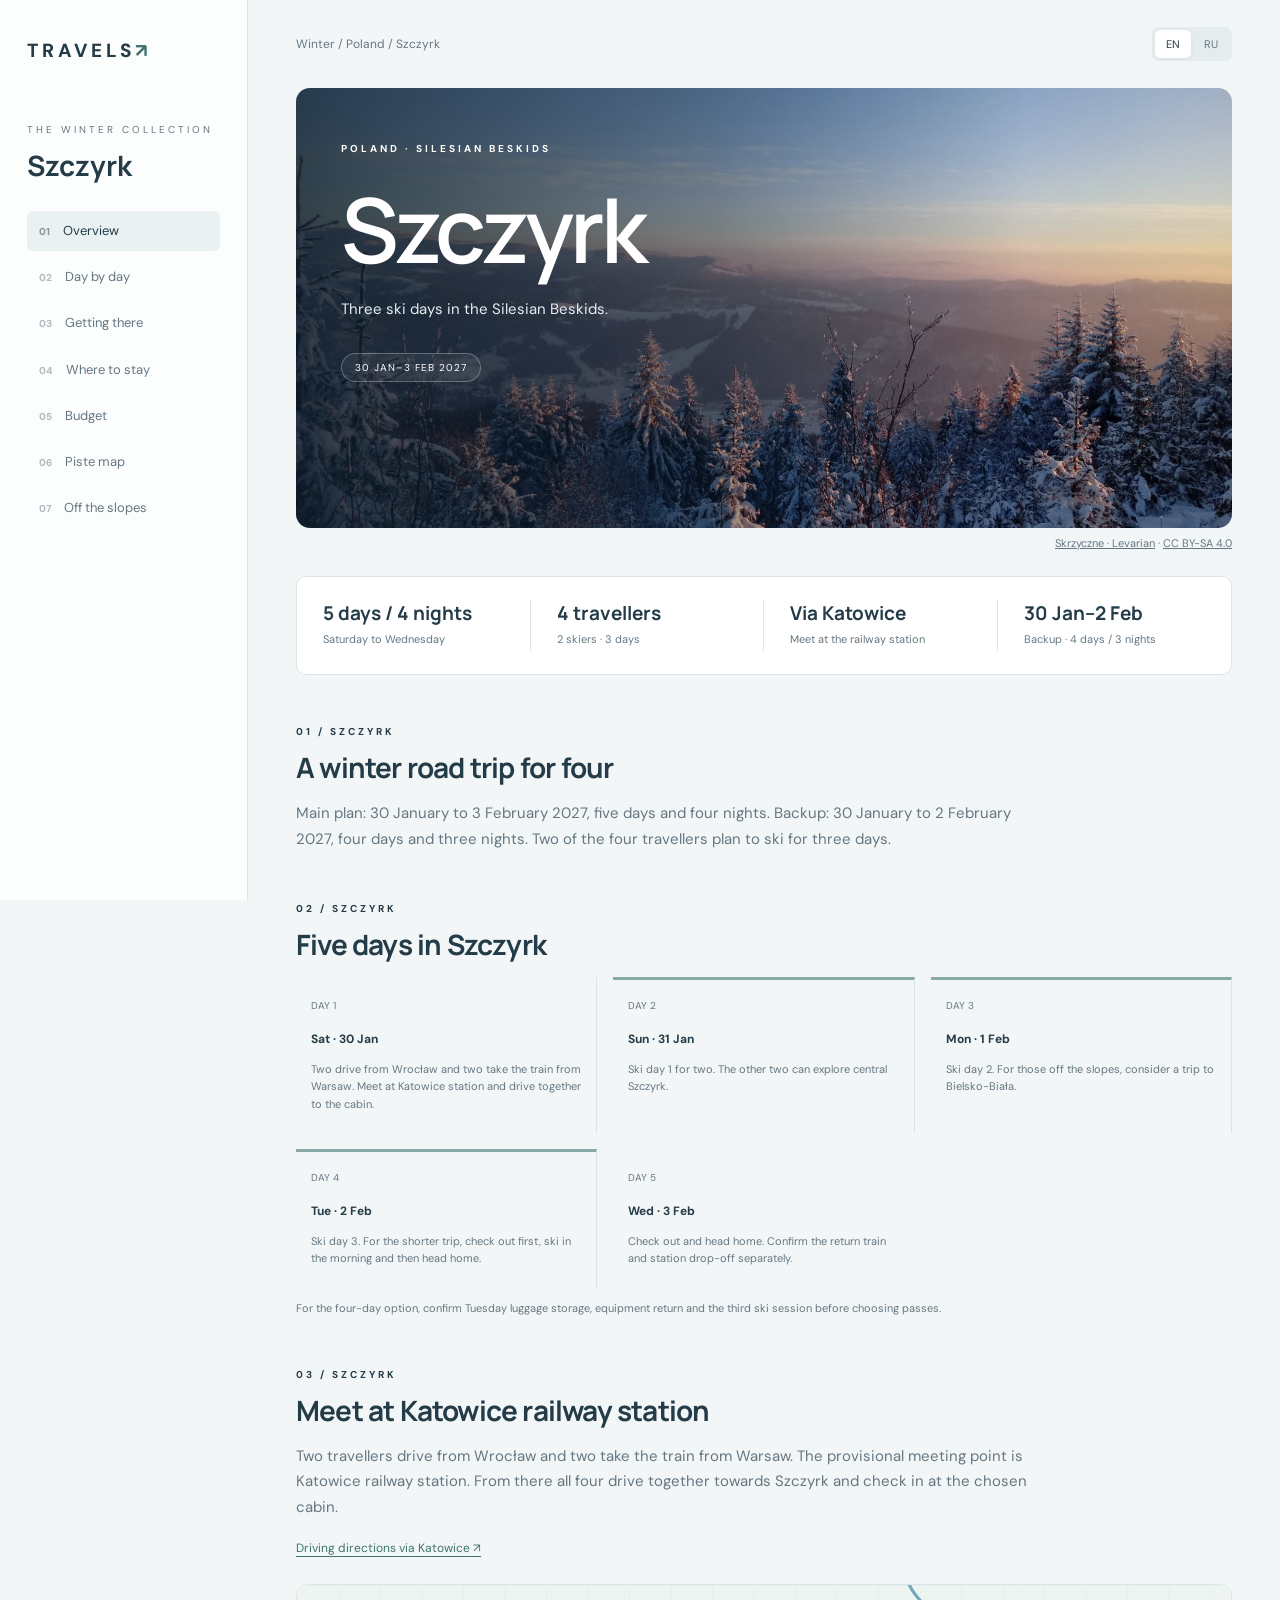
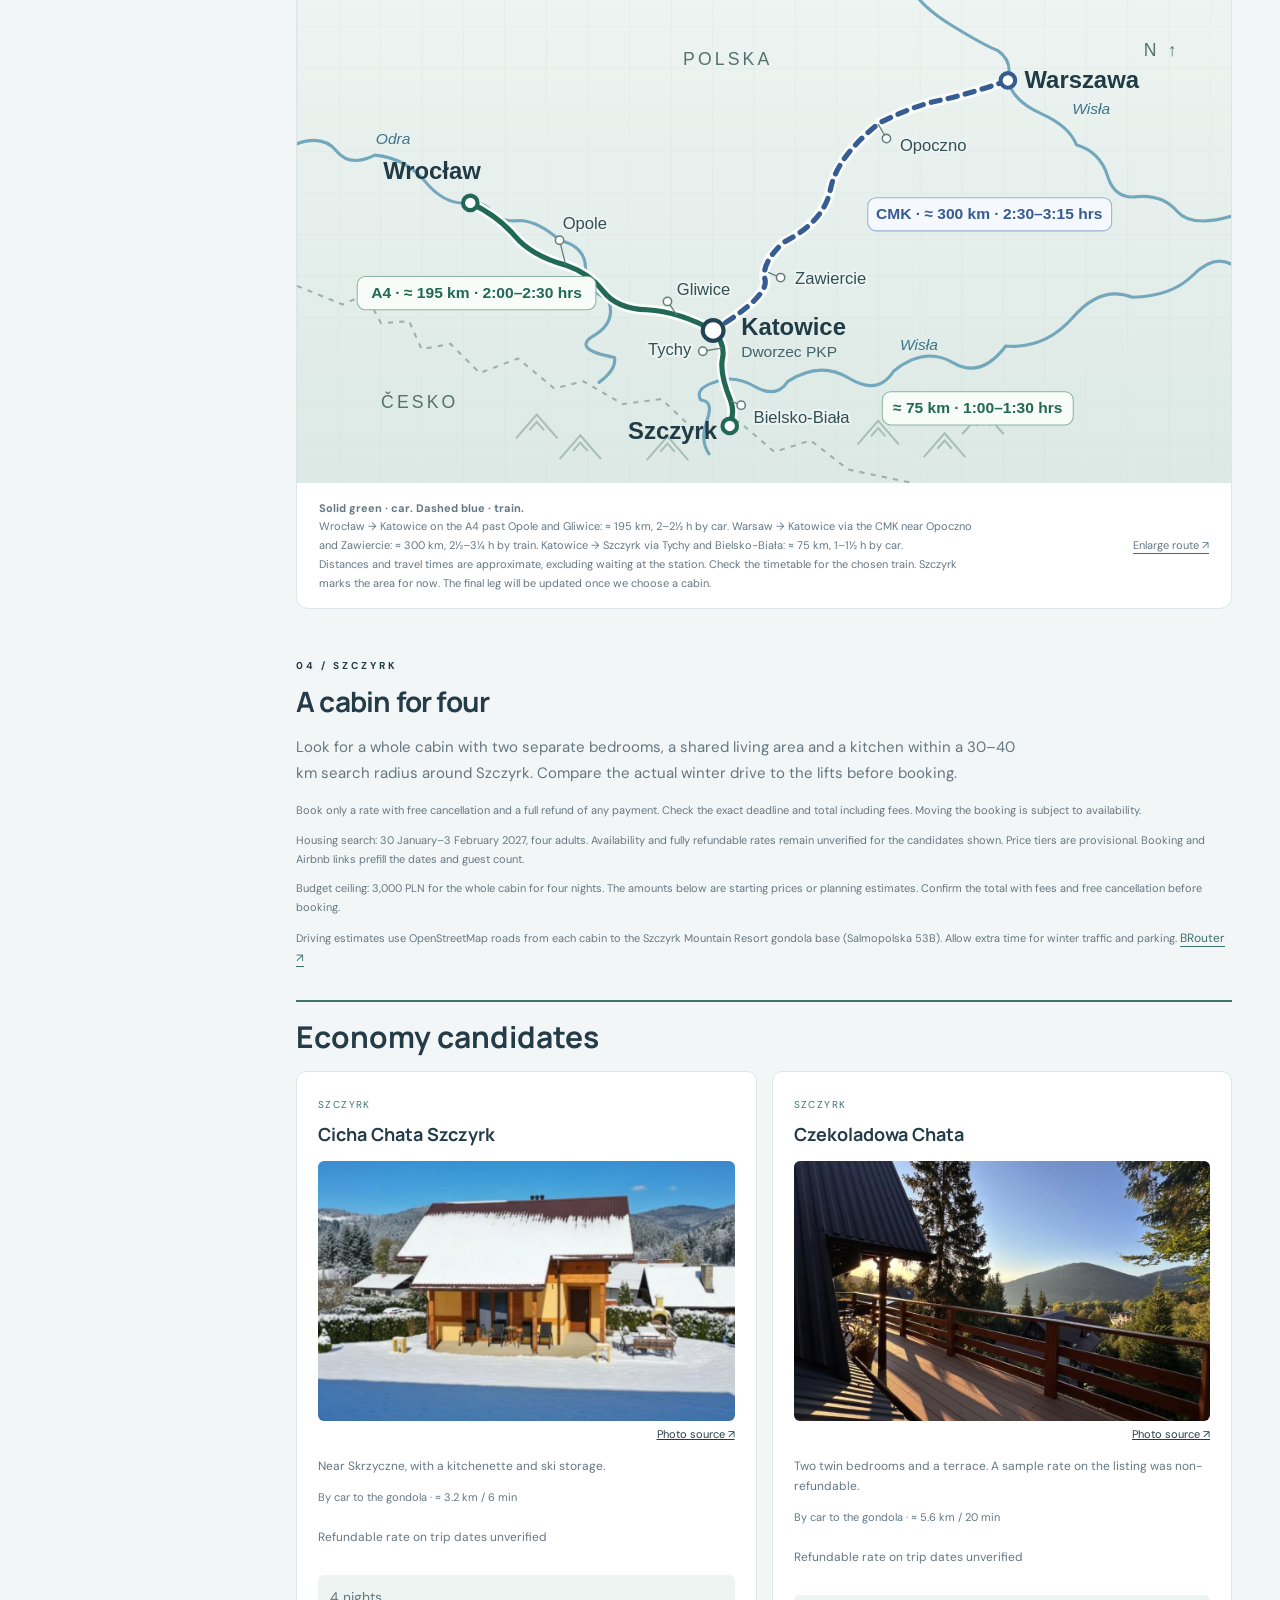
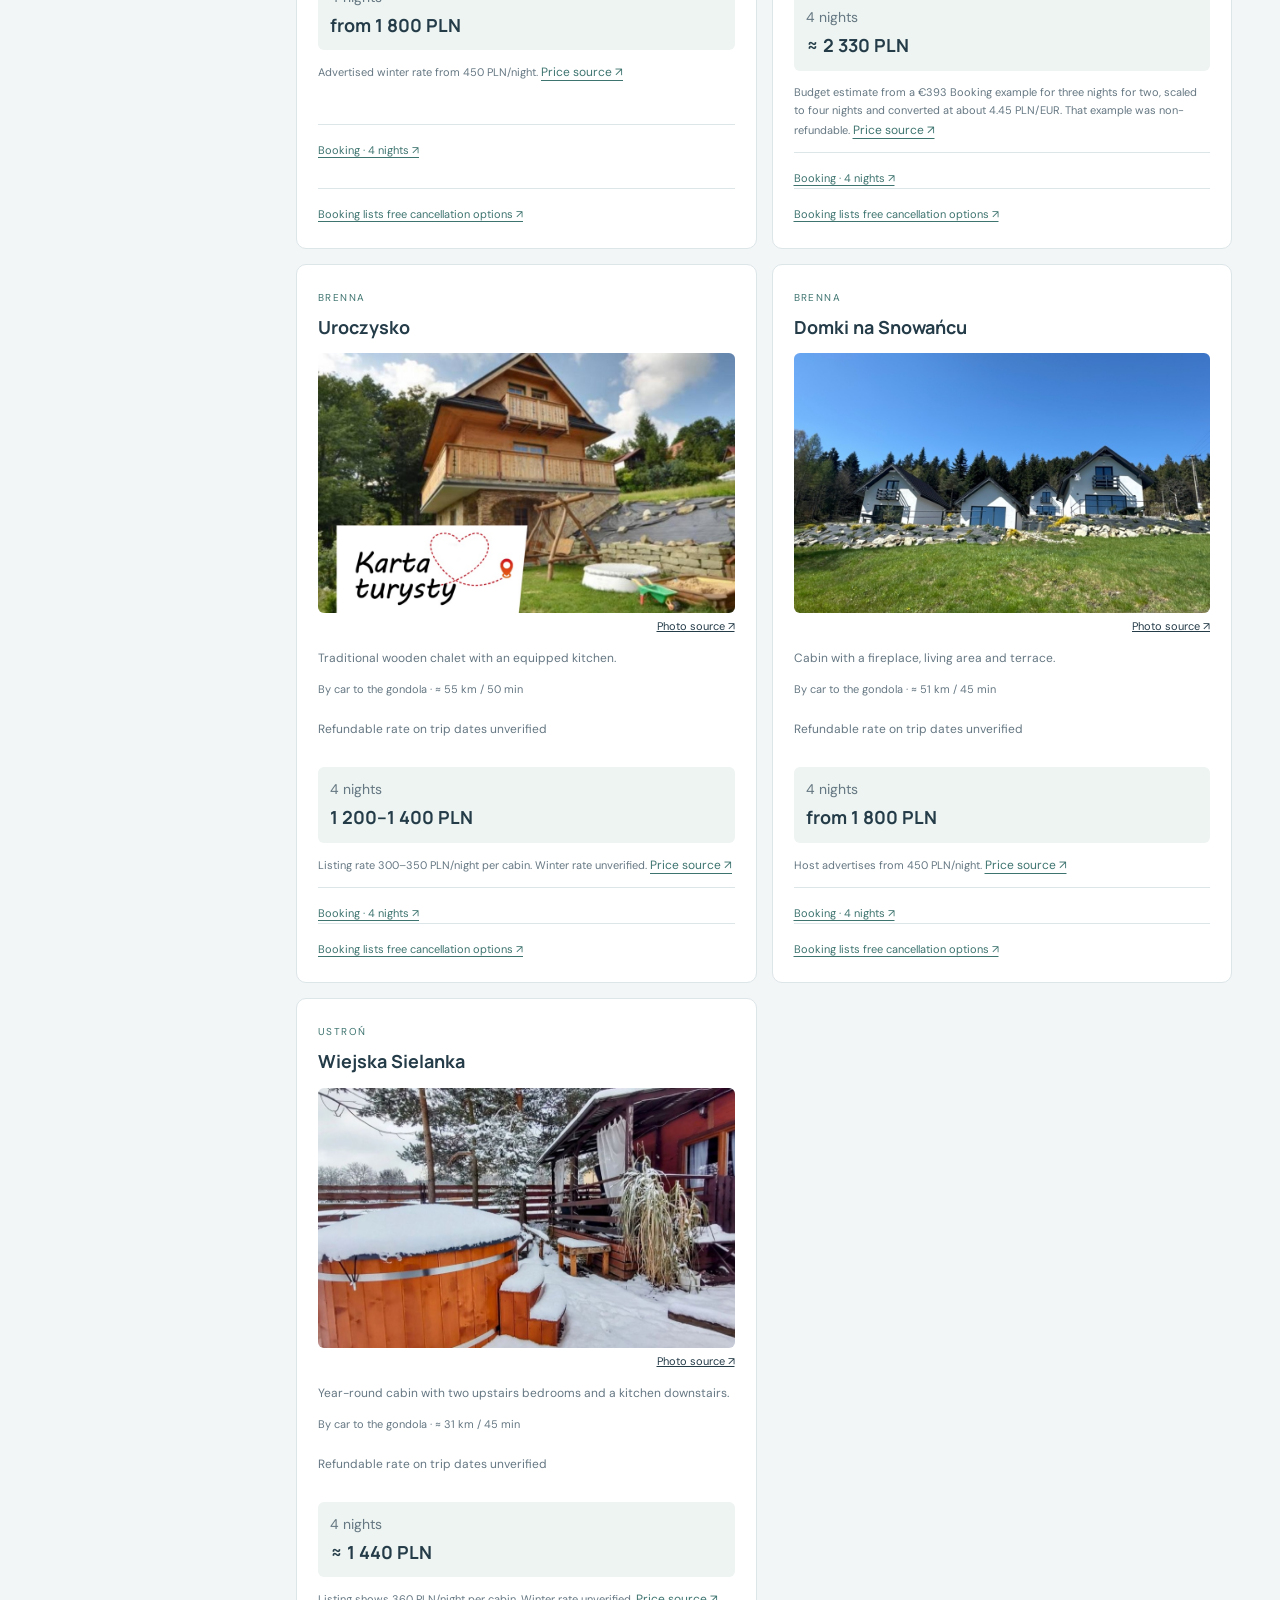
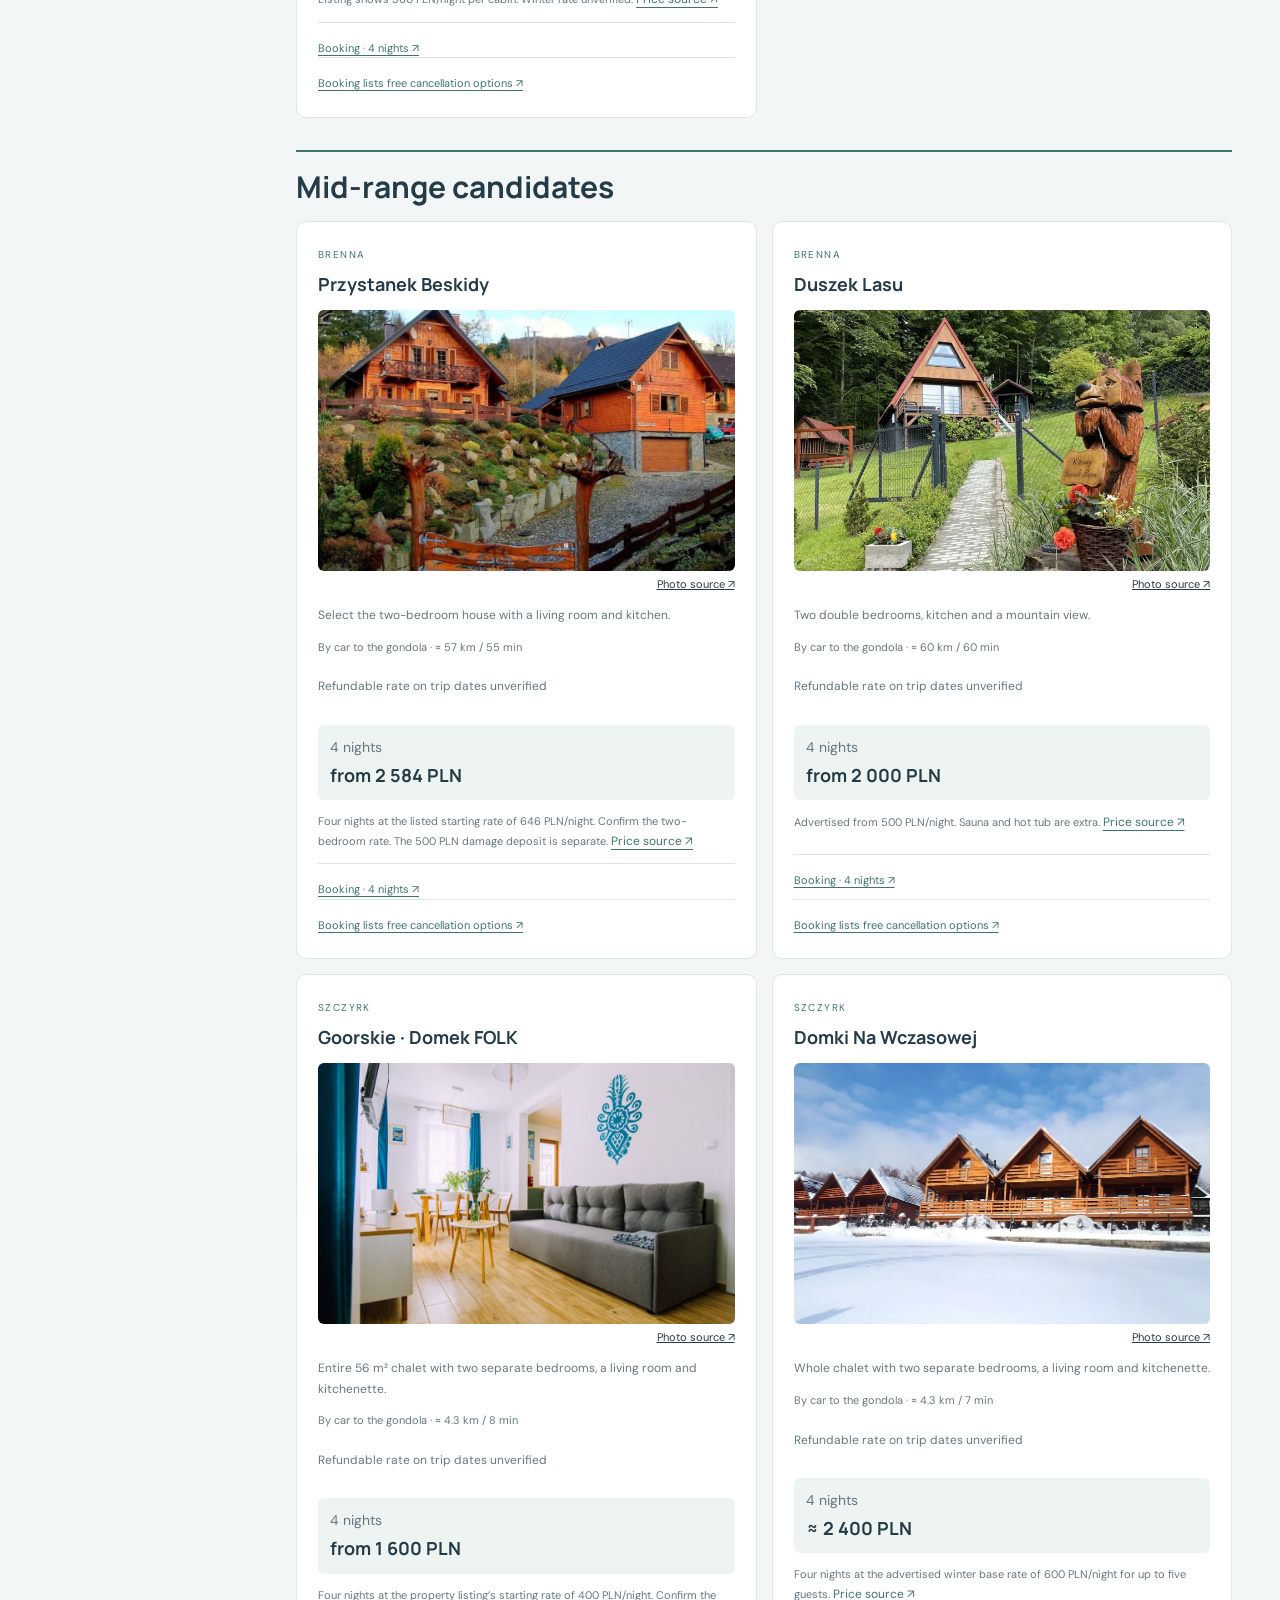
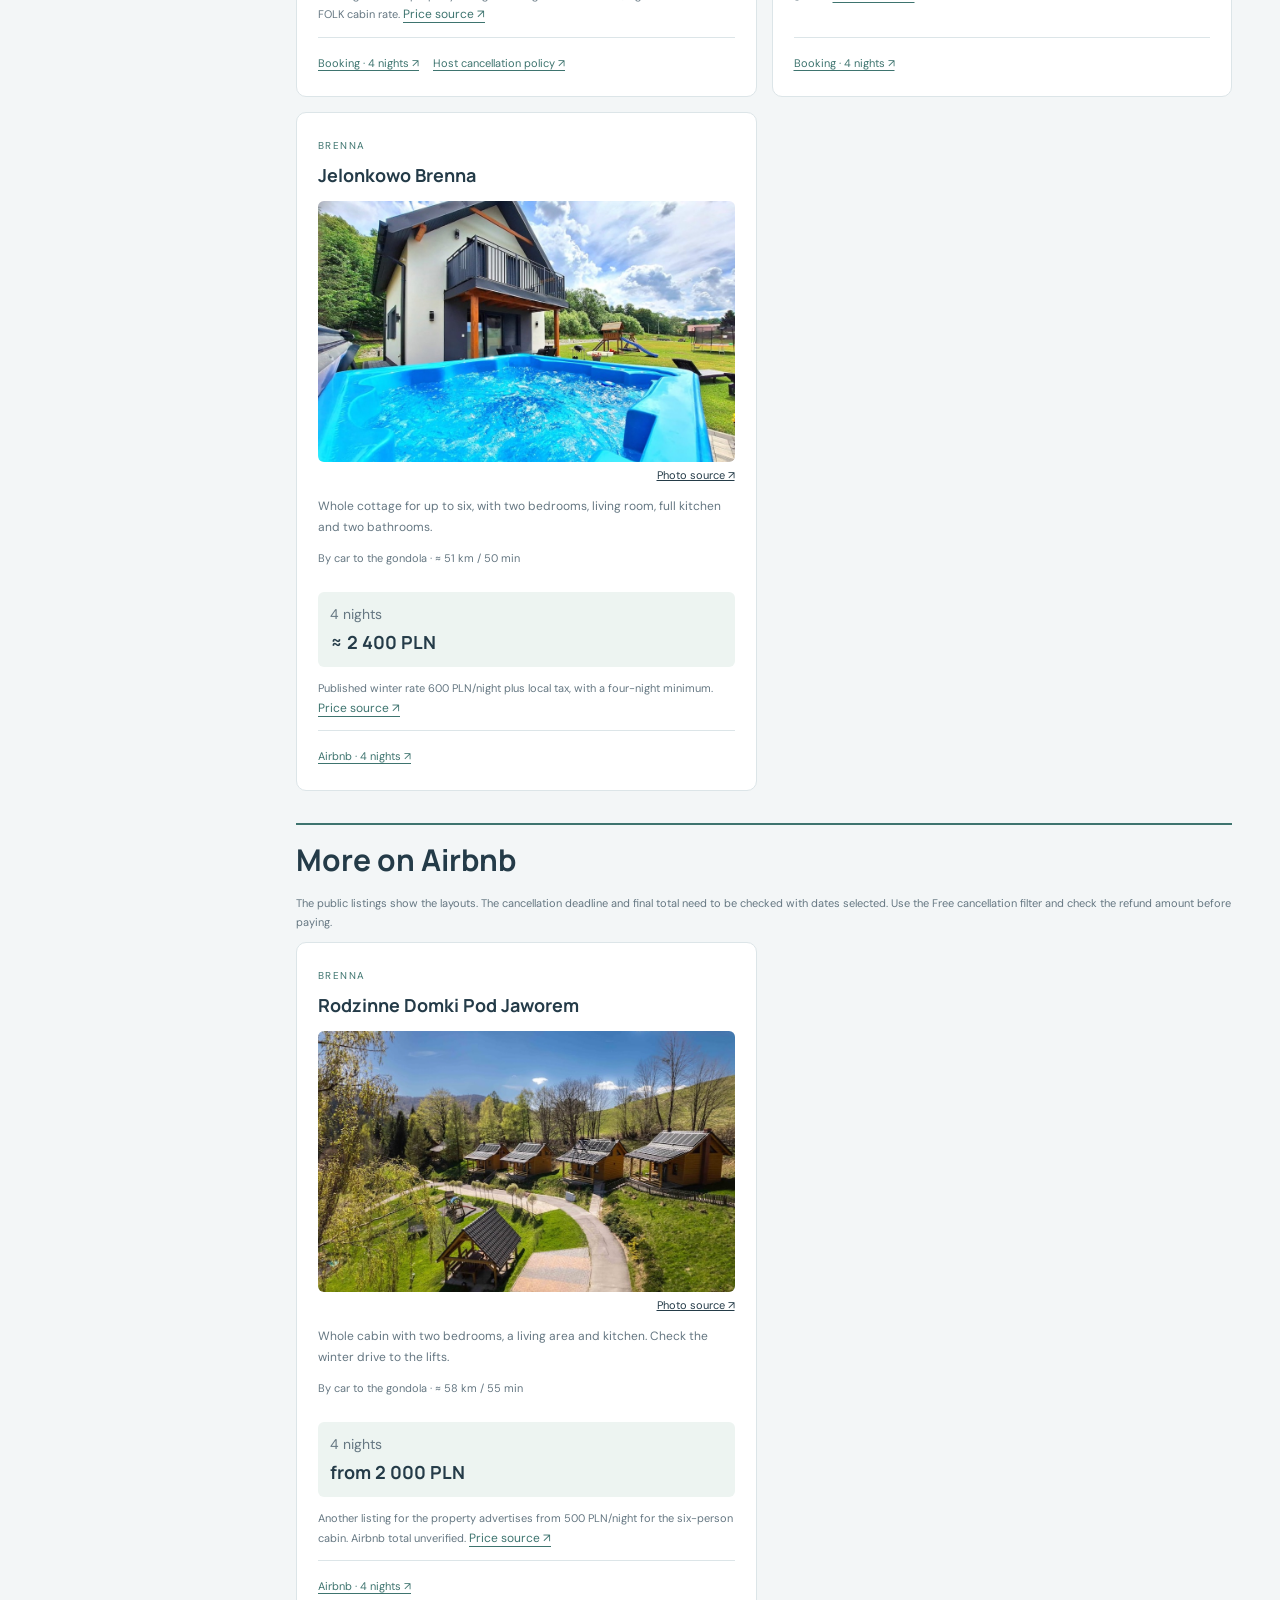
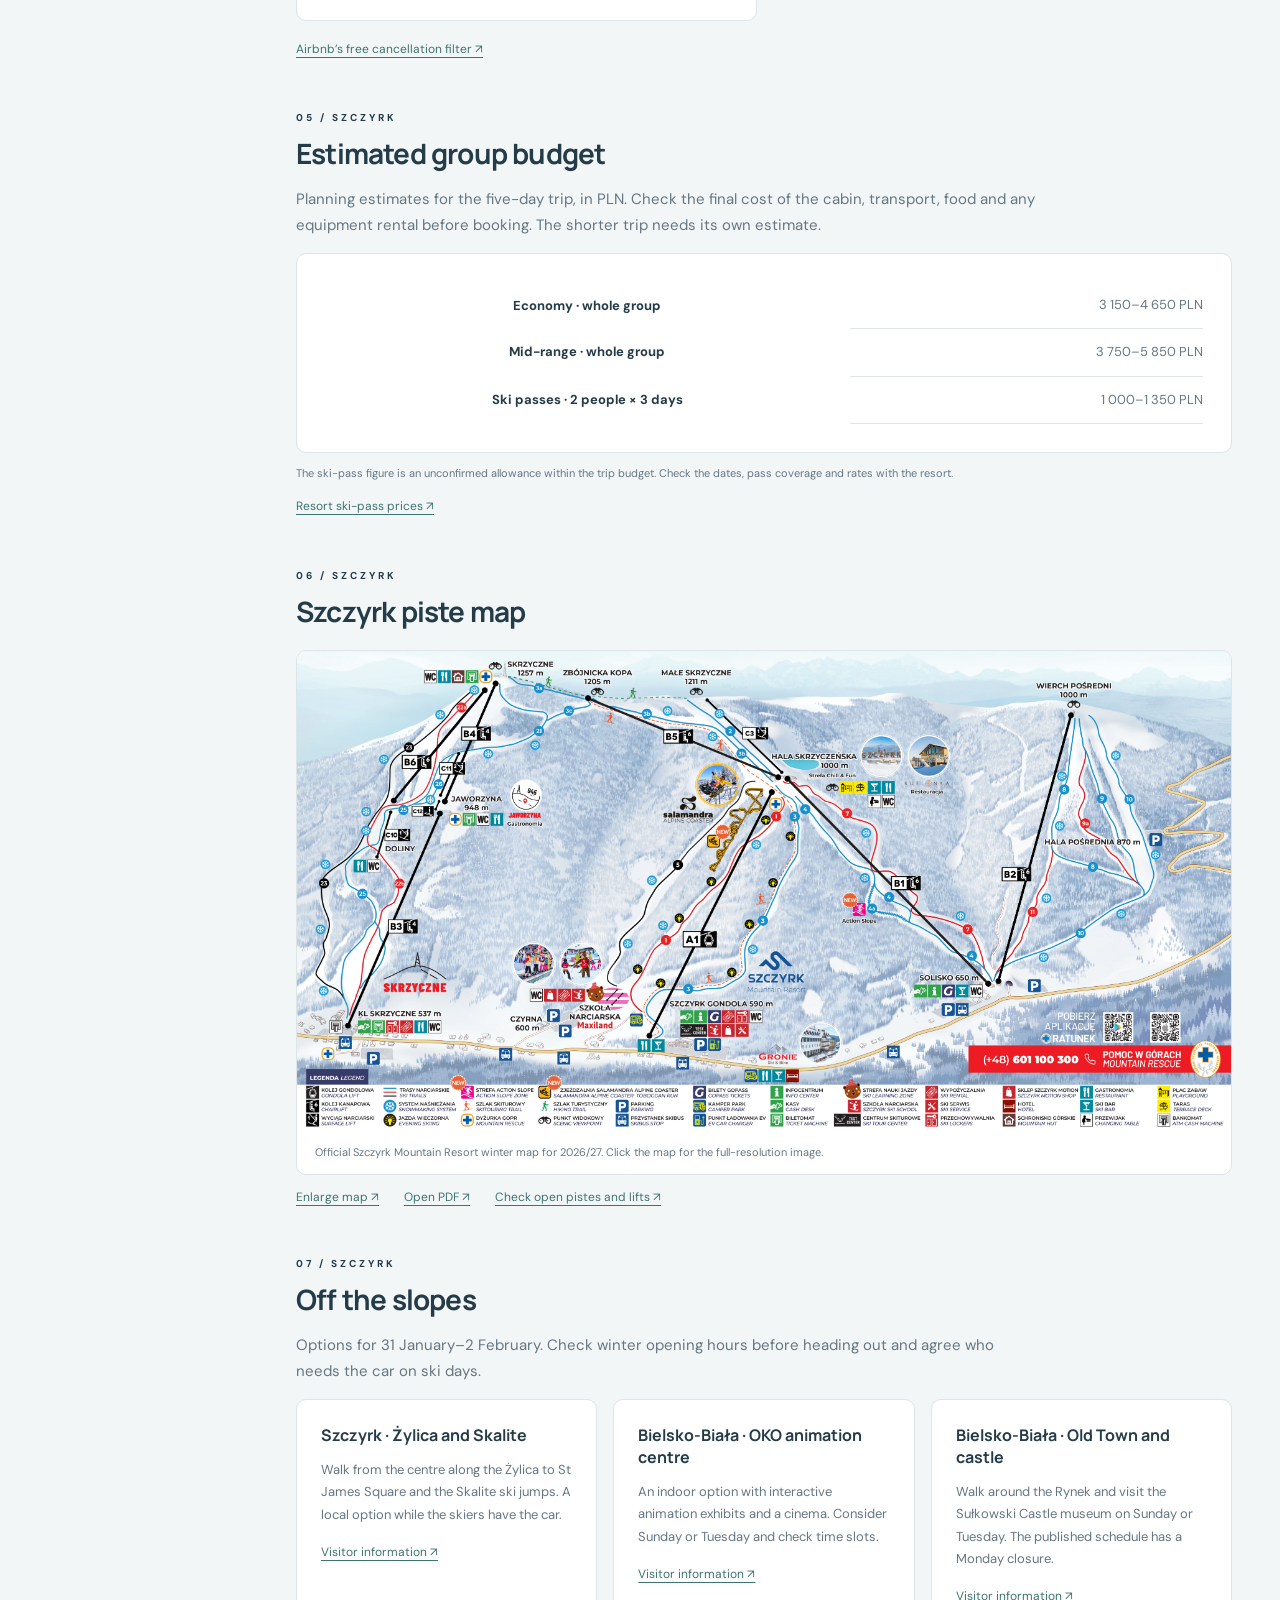
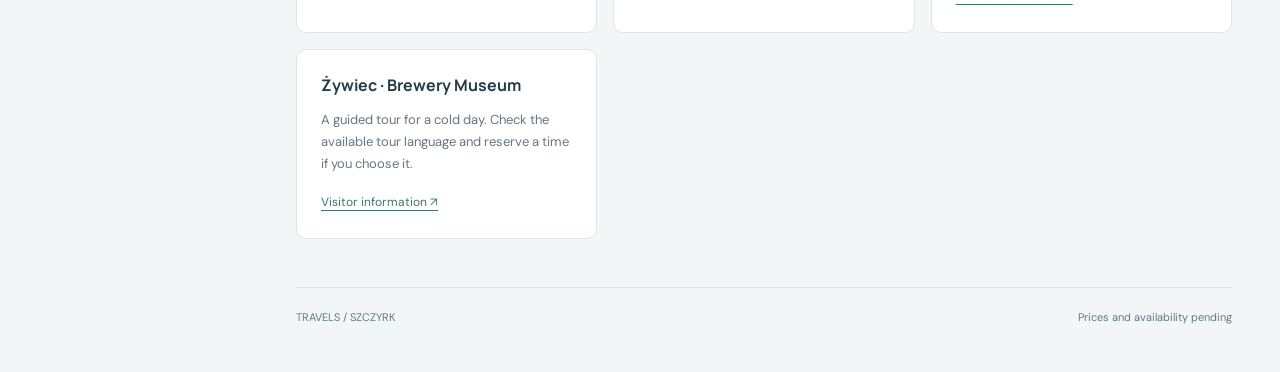
<file: winter/szczyrk/index.html>
<!doctype html>
<html lang="en">
<head>
  <meta charset="utf-8">
  <meta name="viewport" content="width=device-width, initial-scale=1">
  <meta name="robots" content="noindex">
  <title>Szczyrk · Winter in Poland · Travels</title>
  <link rel="stylesheet" href="../../assets/css/site.css?v=szczyrk-hero-3">
</head>
<body>
<aside class="sidebar">
  <a class="brand" href="../../index.html">TRAVELS<span>↗</span></a>
  <div class="season"><span data-i18n="sz-season">THE WINTER COLLECTION</span></div>
  <div class="side-title">Szczyrk</div>
  <nav class="nav" aria-label="Sections / Разделы">
      <a href="#overview"><b>01</b><span data-i18n="sz-nav-overview">Overview</span></a>
      <a href="#itinerary"><b>02</b><span data-i18n="sz-nav-itinerary">Day by day</span></a>
      <a href="#road"><b>03</b><span data-i18n="sz-nav-road">Getting there</span></a>
      <a href="#stay"><b>04</b><span data-i18n="sz-nav-stay">Where to stay</span></a>
      <a href="#budget"><b>05</b><span data-i18n="sz-nav-budget">Budget</span></a>
      <a href="#piste-map"><b>06</b><span data-i18n="sz-nav-piste">Piste map</span></a>
      <a href="#off-slopes"><b>07</b><span data-i18n="sz-nav-off">Off the slopes</span></a>
  </nav>
</aside>
<main>
<header class="topbar">
  <span data-i18n="sz-breadcrumb">Winter / Poland / Szczyrk</span>
  <div class="languages" role="group" aria-label="Language / Язык">
    <button type="button" data-lang="en" aria-pressed="true">EN</button>
    <button type="button" data-lang="ru" aria-pressed="false">RU</button>
  </div>
</header>
<div class="hero szczyrk-hero">
  <div class="hero-content">
    <div class="eyebrow"><span data-i18n="sz-place">POLAND · SILESIAN BESKIDS</span></div>
    <h1>Szczyrk</h1>
    <p><span data-i18n="sz-tagline">Three ski days in the Silesian Beskids.</span></p>
    <span class="pill"><span data-i18n="sz-dates">30 JAN–3 FEB 2027</span></span>
  </div>
</div>
<p class="szczyrk-photo-credit"><a href="https://commons.wikimedia.org/wiki/File:Skrzyczne_w_zimie.jpg">Skrzyczne · Levarian</a> · <a href="https://creativecommons.org/licenses/by-sa/4.0/">CC BY-SA 4.0</a></p>
<div class="stats">
  <div class="stat"><strong><span data-i18n="sz-stat-1">5 days / 4 nights</span></strong><small><span data-i18n="sz-stat-note-1">Saturday to Wednesday</span></small></div>
  <div class="stat"><strong><span data-i18n="sz-stat-2">4 travellers</span></strong><small><span data-i18n="sz-stat-note-2">2 skiers · 3 days</span></small></div>
  <div class="stat"><strong><span data-i18n="sz-stat-3">Via Katowice</span></strong><small><span data-i18n="sz-stat-note-3">Meet at the railway station</span></small></div>
  <div class="stat"><strong><span data-i18n="sz-stat-4">30 Jan–2 Feb</span></strong><small><span data-i18n="sz-stat-note-4">Backup · 4 days / 3 nights</span></small></div>
</div>
<section id="overview">
  <div class="eyebrow">01 / SZCZYRK</div>
  <h2><span data-i18n="sz-overview-heading">A winter road trip for four</span></h2>
  <p class="intro"><span data-i18n="sz-plan">Main plan: 30 January to 3 February 2027, five days and four nights. Backup: 30 January to 2 February 2027, four days and three nights. Two of the four travellers plan to ski for three days.</span></p>
</section>
<section id="itinerary">
  <div class="eyebrow">02 / SZCZYRK</div>
  <h2><span data-i18n="sz-itinerary-heading">Five days in Szczyrk</span></h2>
  <div class="cards">
  <article class="day">
    <em><span data-i18n="sz-day-1">DAY 1</span></em>
    <strong><span data-i18n="sz-day-date-1">Sat · 30 Jan</span></strong>
    <p><span data-i18n="sz-day-plan-1">Two drive from Wrocław and two take the train from Warsaw. Meet at Katowice station and drive together to the cabin.</span></p>
  </article>
  <article class="day ski">
    <em><span data-i18n="sz-day-2">DAY 2</span></em>
    <strong><span data-i18n="sz-day-date-2">Sun · 31 Jan</span></strong>
    <p><span data-i18n="sz-day-plan-2">Ski day 1 for two. The other two can explore central Szczyrk.</span></p>
  </article>
  <article class="day ski">
    <em><span data-i18n="sz-day-3">DAY 3</span></em>
    <strong><span data-i18n="sz-day-date-3">Mon · 1 Feb</span></strong>
    <p><span data-i18n="sz-day-plan-3">Ski day 2. For those off the slopes, consider a trip to Bielsko-Biała.</span></p>
  </article>
  <article class="day ski">
    <em><span data-i18n="sz-day-4">DAY 4</span></em>
    <strong><span data-i18n="sz-day-date-4">Tue · 2 Feb</span></strong>
    <p><span data-i18n="sz-day-plan-4">Ski day 3. For the shorter trip, check out first, ski in the morning and then head home.</span></p>
  </article>
  <article class="day">
    <em><span data-i18n="sz-day-5">DAY 5</span></em>
    <strong><span data-i18n="sz-day-date-5">Wed · 3 Feb</span></strong>
    <p><span data-i18n="sz-day-plan-5">Check out and head home. Confirm the return train and station drop-off separately.</span></p>
  </article>
  </div>
  <p class="note"><span data-i18n="sz-backup">For the four-day option, confirm Tuesday luggage storage, equipment return and the third ski session before choosing passes.</span></p>
</section>
<section id="road">
  <div class="eyebrow">03 / SZCZYRK</div>
  <h2><span data-i18n="sz-road-heading">Meet at Katowice railway station</span></h2>
  <p class="intro"><span data-i18n="sz-drive">Two travellers drive from Wrocław and two take the train from Warsaw. The provisional meeting point is Katowice railway station. From there all four drive together towards Szczyrk and check in at the chosen cabin.</span></p>
  <a class="link" href="https://www.google.com/maps/dir/?api=1&amp;origin=Wroc%C5%82aw&amp;destination=Szczyrk&amp;travelmode=driving&amp;waypoints=Katowice%20Dworzec%20PKP"><span data-i18n="sz-route">Driving directions via Katowice ↗</span></a>
  <figure class="road-trip-map">
    <a href="images/road-trip-map.svg" target="_blank" rel="noopener">
      <img src="images/road-trip-map.svg" width="900" height="480" alt="Wrocław → Katowice ← Warszawa, Katowice → Szczyrk">
    </a>
    <figcaption>
      <div>
        <strong><span data-i18n="sz-road-legend">Solid green · car. Dashed blue · train.</span></strong>
        <span data-i18n="sz-road-distance">Wrocław → Katowice on the A4 past Opole and Gliwice: ≈ 195 km, 2–2½ h by car. Warsaw → Katowice via the CMK near Opoczno and Zawiercie: ≈ 300 km, 2½–3¼ h by train. Katowice → Szczyrk via Tychy and Bielsko-Biała: ≈ 75 km, 1–1½ h by car.</span>
        <span data-i18n="sz-road-provisional">Distances and travel times are approximate, excluding waiting at the station. Check the timetable for the chosen train. Szczyrk marks the area for now. The final leg will be updated once we choose a cabin.</span>
      </div>
      <a href="images/road-trip-map.svg" target="_blank" rel="noopener"><span data-i18n="sz-road-full">Enlarge route ↗</span></a>
    </figcaption>
  </figure>
</section>
<section id="stay">
  <div class="eyebrow">04 / SZCZYRK</div>
  <h2><span data-i18n="sz-stay-heading">A cabin for four</span></h2>
  <p class="intro"><span data-i18n="sz-search">Look for a whole cabin with two separate bedrooms, a shared living area and a kitchen within a 30–40 km search radius around Szczyrk. Compare the actual winter drive to the lifts before booking.</span></p>
  <p class="note"><span data-i18n="sz-flex-required">Book only a rate with free cancellation and a full refund of any payment. Check the exact deadline and total including fees. Moving the booking is subject to availability.</span></p>
  <p class="note"><span data-i18n="sz-flex-status">Housing search: 30 January–3 February 2027, four adults. Availability and fully refundable rates remain unverified for the candidates shown. Price tiers are provisional. Booking and Airbnb links prefill the dates and guest count.</span></p>
  <p class="note"><span data-i18n="sz-price-scope">Budget ceiling: 3,000 PLN for the whole cabin for four nights. The amounts below are starting prices or planning estimates. Confirm the total with fees and free cancellation before booking.</span></p>
  <p class="note"><span data-i18n="sz-drive-to-gondola-note">Driving estimates use OpenStreetMap roads from each cabin to the Szczyrk Mountain Resort gondola base (Salmopolska 53B). Allow extra time for winter traffic and parking.</span> <a class="link" href="https://web.brouter.de/brouter/">BRouter ↗</a></p>
  <h3 id="stay-economy" class="housing-category-title"><span data-i18n="sz-flex-economy">Economy candidates</span></h3>
  <div class="housing-grid">
    <article class="housing-card">
      <div class="housing-location">Szczyrk</div>
      <h4>Cicha Chata Szczyrk</h4>
      <figure class="housing-photo">
        <a href="images/cabins/cicha.jpg" target="_blank" rel="noopener"><img src="images/cabins/cicha.jpg" width="400" height="250" loading="lazy" decoding="async" alt="Cicha Chata Szczyrk"></a>
        <figcaption><a href="https://noclegi.pl/domek-cicha-chata-szczyrk"><span data-i18n="sz-photo-source">Photo source ↗</span></a></figcaption>
      </figure>
      <p><span data-i18n="sz-flex-cicha">Near Skrzyczne, with a kitchenette and ski storage.</span></p>
      <p class="housing-drive"><span data-i18n="sz-drive-to-gondola-cicha">By car to the gondola · ≈ 3.2 km / 6 min</span></p>
      <p class="note"><span data-i18n="sz-flex-unverified">Refundable rate on trip dates unverified</span></p>
      <div class="housing-total">
        <small><span data-i18n="sz-price-four">4 nights</span></small>
        <strong><span data-i18n="sz-price-cicha-4">from 1 800 PLN</span></strong>
      </div>
    <p class="housing-details"><span data-i18n="sz-price-cicha-basis">Advertised winter rate from 450 PLN/night.</span> <a class="link" href="https://cichachata-szczyrk.holidon.pl/cennik/"><span data-i18n="sz-price-source">Price source ↗</span></a></p>
    <div class="housing-links"><a class="link" href="https://www.booking.com/hotel/pl/cicha-chata-szczyrk-szczyrk.en-gb.html?checkin=2027-01-30&amp;checkout=2027-02-03&amp;group_adults=4&amp;group_children=0&amp;no_rooms=1&amp;selected_currency=PLN"><span data-i18n="sz-flex-booking-main">Booking · 4 nights ↗</span></a></div>
      <div class="housing-links"><a class="link" href="https://www.booking.com/cottages/city/pl/szczyrk.html"><span data-i18n="sz-flex-directory">Booking lists free cancellation options ↗</span></a></div>

    </article>
    <article class="housing-card">
      <div class="housing-location">Szczyrk</div>
      <h4>Czekoladowa Chata</h4>
      <figure class="housing-photo">
        <a href="images/cabins/czekoladowa.jpg" target="_blank" rel="noopener"><img src="images/cabins/czekoladowa.jpg" width="400" height="250" loading="lazy" decoding="async" alt="Czekoladowa Chata"></a>
        <figcaption><a href="https://www.booking.com/hotel/pl/czekoladowa-chata.pl.html"><span data-i18n="sz-photo-source">Photo source ↗</span></a></figcaption>
      </figure>
      <p><span data-i18n="sz-flex-czekoladowa">Two twin bedrooms and a terrace. A sample rate on the listing was non-refundable.</span></p>
      <p class="housing-drive"><span data-i18n="sz-drive-to-gondola-czekoladowa">By car to the gondola · ≈ 5.6 km / 20 min</span></p>
      <p class="note"><span data-i18n="sz-flex-unverified">Refundable rate on trip dates unverified</span></p>
      <div class="housing-total">
        <small><span data-i18n="sz-price-four">4 nights</span></small>
        <strong><span data-i18n="sz-price-czekoladowa-estimate">≈ 2 330 PLN</span></strong>
      </div>
    <p class="housing-details"><span data-i18n="sz-price-czekoladowa-basis">Budget estimate from a €393 Booking example for three nights for two, scaled to four nights and converted at about 4.45 PLN/EUR. That example was non-refundable.</span> <a class="link" href="https://www.booking.com/hotel/pl/czekoladowa-chata.pl.html"><span data-i18n="sz-price-source">Price source ↗</span></a></p>
    <div class="housing-links"><a class="link" href="https://www.booking.com/hotel/pl/czekoladowa-chata.en-gb.html?checkin=2027-01-30&amp;checkout=2027-02-03&amp;group_adults=4&amp;group_children=0&amp;no_rooms=1&amp;selected_currency=PLN"><span data-i18n="sz-flex-booking-main">Booking · 4 nights ↗</span></a></div>
      <div class="housing-links"><a class="link" href="https://www.booking.com/cottages/city/pl/szczyrk.html"><span data-i18n="sz-flex-directory">Booking lists free cancellation options ↗</span></a></div>

    </article>
    <article class="housing-card">
      <div class="housing-location">Brenna</div>
      <h4>Uroczysko</h4>
      <figure class="housing-photo">
        <a href="images/cabins/uroczysko.jpg" target="_blank" rel="noopener"><img src="images/cabins/uroczysko.jpg" width="400" height="250" loading="lazy" decoding="async" alt="Uroczysko"></a>
        <figcaption><a href="https://turysta.brenna.org.pl/pl/uroczysko"><span data-i18n="sz-photo-source">Photo source ↗</span></a></figcaption>
      </figure>
      <p><span data-i18n="sz-flex-uroczysko">Traditional wooden chalet with an equipped kitchen.</span></p>
      <p class="housing-drive"><span data-i18n="sz-drive-to-gondola-uroczysko">By car to the gondola · ≈ 55 km / 50 min</span></p>
      <p class="note"><span data-i18n="sz-flex-unverified">Refundable rate on trip dates unverified</span></p>
      <div class="housing-total">
        <small><span data-i18n="sz-price-four">4 nights</span></small>
        <strong>1 200–1 400 PLN</strong>
      </div>
    <p class="housing-details"><span data-i18n="sz-price-uroczysko-basis">Listing rate 300–350 PLN/night per cabin. Winter rate unverified.</span> <a class="link" href="https://www.fajnewczasy.pl/noclegi/brenna/domki_letniskowe/66074"><span data-i18n="sz-price-source">Price source ↗</span></a></p>
    <div class="housing-links"><a class="link" href="https://www.booking.com/hotel/pl/uroczysko-brenna.en-gb.html?checkin=2027-01-30&amp;checkout=2027-02-03&amp;group_adults=4&amp;group_children=0&amp;no_rooms=1&amp;selected_currency=PLN"><span data-i18n="sz-flex-booking-main">Booking · 4 nights ↗</span></a></div>
      <div class="housing-links"><a class="link" href="https://www.booking.com/cottages/city/pl/brenna.en-gb.html"><span data-i18n="sz-flex-directory">Booking lists free cancellation options ↗</span></a></div>

    </article>
    <article class="housing-card">
      <div class="housing-location">Brenna</div>
      <h4>Domki na Snowańcu</h4>
      <figure class="housing-photo">
        <a href="images/cabins/snowaniec.jpg" target="_blank" rel="noopener"><img src="images/cabins/snowaniec.jpg" width="400" height="250" loading="lazy" decoding="async" alt="Domki na Snowańcu"></a>
        <figcaption><a href="https://domkinasnowancu.pl/"><span data-i18n="sz-photo-source">Photo source ↗</span></a></figcaption>
      </figure>
      <p><span data-i18n="sz-flex-snowaniec">Cabin with a fireplace, living area and terrace.</span></p>
      <p class="housing-drive"><span data-i18n="sz-drive-to-gondola-snowaniec">By car to the gondola · ≈ 51 km / 45 min</span></p>
      <p class="note"><span data-i18n="sz-flex-unverified">Refundable rate on trip dates unverified</span></p>
      <div class="housing-total">
        <small><span data-i18n="sz-price-four">4 nights</span></small>
        <strong><span data-i18n="sz-price-snowaniec-4">from 1 800 PLN</span></strong>
      </div>
    <p class="housing-details"><span data-i18n="sz-price-snowaniec-basis">Host advertises from 450 PLN/night.</span> <a class="link" href="https://domkinasnowancu.pl/"><span data-i18n="sz-price-source">Price source ↗</span></a></p>
    <div class="housing-links"><a class="link" href="https://www.booking.com/hotel/pl/domki-na-snowancu.en-gb.html?checkin=2027-01-30&amp;checkout=2027-02-03&amp;group_adults=4&amp;group_children=0&amp;no_rooms=1&amp;selected_currency=PLN"><span data-i18n="sz-flex-booking-main">Booking · 4 nights ↗</span></a></div>
      <div class="housing-links"><a class="link" href="https://www.booking.com/cottages/city/pl/brenna.en-gb.html"><span data-i18n="sz-flex-directory">Booking lists free cancellation options ↗</span></a></div>

    </article>
    <article class="housing-card">
      <div class="housing-location">Ustroń</div>
      <h4>Wiejska Sielanka</h4>
      <figure class="housing-photo">
        <a href="images/cabins/sielanka.jpg" target="_blank" rel="noopener"><img src="images/cabins/sielanka.jpg" width="400" height="250" loading="lazy" decoding="async" alt="Wiejska Sielanka"></a>
        <figcaption><a href="https://www.nocowanie.pl/rezerwuj/1541822-domek-wiejska-sielanka-ustron/"><span data-i18n="sz-photo-source">Photo source ↗</span></a></figcaption>
      </figure>
      <p><span data-i18n="sz-flex-sielanka">Year-round cabin with two upstairs bedrooms and a kitchen downstairs.</span></p>
      <p class="housing-drive"><span data-i18n="sz-drive-to-gondola-sielanka">By car to the gondola · ≈ 31 km / 45 min</span></p>
      <p class="note"><span data-i18n="sz-flex-unverified">Refundable rate on trip dates unverified</span></p>
      <div class="housing-total">
        <small><span data-i18n="sz-price-four">4 nights</span></small>
        <strong>≈ 1 440 PLN</strong>
      </div>
    <p class="housing-details"><span data-i18n="sz-price-sielanka-basis">Listing shows 360 PLN/night per cabin. Winter rate unverified.</span> <a class="link" href="https://spijtanio.eu/nocleg/noclegi-wiejska-sielanka"><span data-i18n="sz-price-source">Price source ↗</span></a></p>
    <div class="housing-links"><a class="link" href="https://www.booking.com/hotel/pl/wiejska-sielanka-noclegi-ustron.en-gb.html?checkin=2027-01-30&amp;checkout=2027-02-03&amp;group_adults=4&amp;group_children=0&amp;no_rooms=1&amp;selected_currency=PLN"><span data-i18n="sz-flex-booking-main">Booking · 4 nights ↗</span></a></div>
      <div class="housing-links"><a class="link" href="https://www.booking.com/cottages/city/pl/ustron.en-gb.html"><span data-i18n="sz-flex-directory">Booking lists free cancellation options ↗</span></a></div>

    </article>
  </div>
  <h3 id="stay-midrange" class="housing-category-title"><span data-i18n="sz-flex-midrange">Mid-range candidates</span></h3>
  <div class="housing-grid">
    <article class="housing-card">
      <div class="housing-location">Brenna</div>
      <h4>Przystanek Beskidy</h4>
      <figure class="housing-photo">
        <a href="images/cabins/przystanek.jpg" target="_blank" rel="noopener"><img src="images/cabins/przystanek.jpg" width="400" height="250" loading="lazy" decoding="async" alt="Przystanek Beskidy"></a>
        <figcaption><a href="https://www.booking.com/hotel/pl/kotarz-base-camp.pl.html"><span data-i18n="sz-photo-source">Photo source ↗</span></a></figcaption>
      </figure>
      <p><span data-i18n="sz-flex-przystanek">Select the two-bedroom house with a living room and kitchen.</span></p>
      <p class="housing-drive"><span data-i18n="sz-drive-to-gondola-przystanek">By car to the gondola · ≈ 57 km / 55 min</span></p>
      <p class="note"><span data-i18n="sz-flex-unverified">Refundable rate on trip dates unverified</span></p>
      <div class="housing-total">
        <small><span data-i18n="sz-price-four">4 nights</span></small>
        <strong><span data-i18n="sz-price-przystanek-estimate">from 2 584 PLN</span></strong>
      </div>
    <p class="housing-details"><span data-i18n="sz-price-przystanek-basis">Four nights at the listed starting rate of 646 PLN/night. Confirm the two-bedroom rate. The 500 PLN damage deposit is separate.</span> <a class="link" href="https://owraj.pl/noclegi/brenna/przystanek-beskidy/19209"><span data-i18n="sz-price-source">Price source ↗</span></a></p>
    <div class="housing-links"><a class="link" href="https://www.booking.com/hotel/pl/kotarz-base-camp.en-gb.html?checkin=2027-01-30&amp;checkout=2027-02-03&amp;group_adults=4&amp;group_children=0&amp;no_rooms=1&amp;selected_currency=PLN"><span data-i18n="sz-flex-booking-main">Booking · 4 nights ↗</span></a></div>
      <div class="housing-links"><a class="link" href="https://www.booking.com/cottages/city/pl/brenna.en-gb.html"><span data-i18n="sz-flex-directory">Booking lists free cancellation options ↗</span></a></div>

    </article>
    <article class="housing-card">
      <div class="housing-location">Brenna</div>
      <h4>Duszek Lasu</h4>
      <figure class="housing-photo">
        <a href="images/cabins/duszek.jpg" target="_blank" rel="noopener"><img src="images/cabins/duszek.jpg" width="400" height="250" loading="lazy" decoding="async" alt="Duszek Lasu"></a>
        <figcaption><a href="https://www.nocowanie.pl/rezerwuj/1515301-domek-duszek-lasu-brenna/"><span data-i18n="sz-photo-source">Photo source ↗</span></a></figcaption>
      </figure>
      <p><span data-i18n="sz-flex-duszek">Two double bedrooms, kitchen and a mountain view.</span></p>
      <p class="housing-drive"><span data-i18n="sz-drive-to-gondola-duszek">By car to the gondola · ≈ 60 km / 60 min</span></p>
      <p class="note"><span data-i18n="sz-flex-unverified">Refundable rate on trip dates unverified</span></p>
      <div class="housing-total">
        <small><span data-i18n="sz-price-four">4 nights</span></small>
        <strong><span data-i18n="sz-price-duszek-4">from 2 000 PLN</span></strong>
      </div>
    <p class="housing-details"><span data-i18n="sz-price-duszek-basis">Advertised from 500 PLN/night. Sauna and hot tub are extra.</span> <a class="link" href="https://duszeklasu.infoturystyka.com.pl/"><span data-i18n="sz-price-source">Price source ↗</span></a></p>
    <div class="housing-links"><a class="link" href="https://www.booking.com/hotel/pl/duszek-lasu.en-gb.html?checkin=2027-01-30&amp;checkout=2027-02-03&amp;group_adults=4&amp;group_children=0&amp;no_rooms=1&amp;selected_currency=PLN"><span data-i18n="sz-flex-booking-main">Booking · 4 nights ↗</span></a></div>
      <div class="housing-links"><a class="link" href="https://www.booking.com/cottages/city/pl/brenna.en-gb.html"><span data-i18n="sz-flex-directory">Booking lists free cancellation options ↗</span></a></div>

    </article>
    <article class="housing-card">
      <div class="housing-location">Szczyrk</div>
      <h4>Goorskie · Domek FOLK</h4>
      <figure class="housing-photo">
        <a href="images/cabins/goorskie-folk.jpg" target="_blank" rel="noopener"><img src="images/cabins/goorskie-folk.jpg" width="400" height="250" loading="lazy" decoding="async" alt="Goorskie Domek FOLK"></a>
        <figcaption><a href="https://www.goorskie.pl/domki/domek-folk/"><span data-i18n="sz-photo-source">Photo source ↗</span></a></figcaption>
      </figure>
      <p><span data-i18n="sz-flex-goorskie">Entire 56 m² chalet with two separate bedrooms, a living room and kitchenette.</span></p>
      <p class="housing-drive"><span data-i18n="sz-drive-to-gondola-goorskie">By car to the gondola · ≈ 4.3 km / 8 min</span></p>
      <p class="note"><span data-i18n="sz-flex-unverified">Refundable rate on trip dates unverified</span></p>
      <div class="housing-total">
        <small><span data-i18n="sz-price-four">4 nights</span></small>
        <strong><span data-i18n="sz-price-goorskie-estimate">from 1 600 PLN</span></strong>
      </div>
      <p class="housing-details"><span data-i18n="sz-price-goorskie-basis">Four nights at the property listing’s starting rate of 400 PLN/night. Confirm the FOLK cabin rate.</span> <a class="link" href="https://otonoclegi.pl/szczyrk/goorskie_domki.html"><span data-i18n="sz-price-source">Price source ↗</span></a></p>
      <div class="housing-links"><a class="link" href="https://www.booking.com/hotel/pl/goorskie-domki-w-szczyrku.en-gb.html?checkin=2027-01-30&amp;checkout=2027-02-03&amp;group_adults=4&amp;group_children=0&amp;no_rooms=1&amp;selected_currency=PLN"><span data-i18n="sz-flex-booking-main">Booking · 4 nights ↗</span></a> <a class="link" href="https://www.goorskie.pl/regulamin/"><span data-i18n="sz-flex-goorskie-policy">Host cancellation policy ↗</span></a></div>
    </article>
    <article class="housing-card">
      <div class="housing-location">Szczyrk</div>
      <h4>Domki Na Wczasowej</h4>
      <figure class="housing-photo">
        <a href="images/cabins/na-wczasowej.jpg" target="_blank" rel="noopener"><img src="images/cabins/na-wczasowej.jpg" width="400" height="250" loading="lazy" decoding="async" alt="Domki Na Wczasowej"></a>
        <figcaption><a href="https://www.domkiwszczyrku.com.pl/domki-w-szczyrku.html"><span data-i18n="sz-photo-source">Photo source ↗</span></a></figcaption>
      </figure>
      <p><span data-i18n="sz-flex-na-wczasowej">Whole chalet with two separate bedrooms, a living room and kitchenette.</span></p>
      <p class="housing-drive"><span data-i18n="sz-drive-to-gondola-na-wczasowej">By car to the gondola · ≈ 4.3 km / 7 min</span></p>
      <p class="note"><span data-i18n="sz-flex-unverified">Refundable rate on trip dates unverified</span></p>
      <div class="housing-total">
        <small><span data-i18n="sz-price-four">4 nights</span></small>
        <strong><span data-i18n="sz-price-na-wczasowej">≈ 2 400 PLN</span></strong>
      </div>
      <p class="housing-details"><span data-i18n="sz-price-na-wczasowej-basis">Four nights at the advertised winter base rate of 600 PLN/night for up to five guests.</span> <a class="link" href="https://www.eto24.pl/ogloszenie/szczyrk/domki-na-wczasowej-domek-szczyrk-jacuzzi-sauna-centrum-gory-nocleg-w-gorach-noclegi-w-szczyrku-beskidy-2905"><span data-i18n="sz-price-source">Price source ↗</span></a></p>
      <div class="housing-links"><a class="link" href="https://www.booking.com/hotel/pl/domki-na-wczasowej.en-gb.html?checkin=2027-01-30&amp;checkout=2027-02-03&amp;group_adults=4&amp;group_children=0&amp;no_rooms=1&amp;selected_currency=PLN"><span data-i18n="sz-flex-booking-main">Booking · 4 nights ↗</span></a></div>
    </article>
    <article class="housing-card">
      <div class="housing-location">Brenna</div>
      <h4>Jelonkowo Brenna</h4>
      <figure class="housing-photo">
        <a href="images/cabins/jelonkowo.jpg" target="_blank" rel="noopener"><img src="images/cabins/jelonkowo.jpg" width="400" height="250" loading="lazy" decoding="async" alt="Jelonkowo Brenna"></a>
        <figcaption><a href="https://www.airbnb.com/rooms/753317608230231615"><span data-i18n="sz-photo-source">Photo source ↗</span></a></figcaption>
      </figure>
      <p><span data-i18n="sz-flex-jelonkowo">Whole cottage for up to six, with two bedrooms, living room, full kitchen and two bathrooms.</span></p>
      <p class="housing-drive"><span data-i18n="sz-drive-to-gondola-jelonkowo">By car to the gondola · ≈ 51 km / 50 min</span></p>
      <div class="housing-total">
        <small><span data-i18n="sz-price-four">4 nights</span></small>
        <strong>≈ 2 400 PLN</strong>
      </div>
    <p class="housing-details"><span data-i18n="sz-price-jelonkowo-basis">Published winter rate 600 PLN/night plus local tax, with a four-night minimum.</span> <a class="link" href="https://otonoclegi.pl/brenna/domek_jelonkowo.html"><span data-i18n="sz-price-source">Price source ↗</span></a></p>
    <div class="housing-links"><a class="link" href="https://www.airbnb.com/rooms/753317608230231615?check_in=2027-01-30&amp;check_out=2027-02-03&amp;adults=4"><span data-i18n="sz-flex-airbnb-main">Airbnb · 4 nights ↗</span></a></div>
    </article>
  </div>
  <h3 id="stay-airbnb" class="housing-category-title"><span data-i18n="sz-flex-airbnb">More on Airbnb</span></h3>
  <p class="note"><span data-i18n="sz-flex-airbnb-note">The public listings show the layouts. The cancellation deadline and final total need to be checked with dates selected. Use the Free cancellation filter and check the refund amount before paying.</span></p>
  <div class="housing-grid">

    <article class="housing-card">
      <div class="housing-location">Brenna</div>
      <h4>Rodzinne Domki Pod Jaworem</h4>
      <figure class="housing-photo">
        <a href="images/cabins/jawor.jpg" target="_blank" rel="noopener"><img src="images/cabins/jawor.jpg" width="400" height="250" loading="lazy" decoding="async" alt="Rodzinne Domki Pod Jaworem"></a>
        <figcaption><a href="https://www.airbnb.com/rooms/1664390719209465797"><span data-i18n="sz-photo-source">Photo source ↗</span></a></figcaption>
      </figure>
      <p><span data-i18n="sz-flex-jawor">Whole cabin with two bedrooms, a living area and kitchen. Check the winter drive to the lifts.</span></p>
      <p class="housing-drive"><span data-i18n="sz-drive-to-gondola-jawor">By car to the gondola · ≈ 58 km / 55 min</span></p>
      <div class="housing-total">
        <small><span data-i18n="sz-price-four">4 nights</span></small>
        <strong><span data-i18n="sz-price-jawor-4">from 2 000 PLN</span></strong>
      </div>
    <p class="housing-details"><span data-i18n="sz-price-jawor-basis">Another listing for the property advertises from 500 PLN/night for the six-person cabin. Airbnb total unverified.</span> <a class="link" href="https://www.nocowanie.pl/noclegi/brenna/domki/226684/"><span data-i18n="sz-price-source">Price source ↗</span></a></p>
    <div class="housing-links"><a class="link" href="https://www.airbnb.com/rooms/1664390719209465797?check_in=2027-01-30&amp;check_out=2027-02-03&amp;adults=4"><span data-i18n="sz-flex-airbnb-main">Airbnb · 4 nights ↗</span></a></div>
    </article>
  </div>
  <p><a class="link" href="https://www.airbnb.com/help/article/3043"><span data-i18n="sz-flex-filter">Airbnb’s free cancellation filter ↗</span></a></p>
</section>
<section id="budget">
  <div class="eyebrow">05 / SZCZYRK</div>
  <h2><span data-i18n="sz-budget-heading">Estimated group budget</span></h2>
  <p class="intro"><span data-i18n="sz-estimates">Planning estimates for the five-day trip, in PLN. Check the final cost of the cabin, transport, food and any equipment rental before booking. The shorter trip needs its own estimate.</span></p>
  <div class="panel">
    <table>
      <tbody>
        <tr><th scope="row"><span data-i18n="sz-economy">Economy · whole group</span></th><td>3 150–4 650 PLN</td></tr>
        <tr><th scope="row"><span data-i18n="sz-midrange">Mid-range · whole group</span></th><td>3 750–5 850 PLN</td></tr>
        <tr><th scope="row"><span data-i18n="sz-passes">Ski passes · 2 people × 3 days</span></th><td>1 000–1 350 PLN</td></tr>
      </tbody>
    </table>
  </div>
  <p class="note"><span data-i18n="sz-pass-note">The ski-pass figure is an unconfirmed allowance within the trip budget. Check the dates, pass coverage and rates with the resort.</span></p>
  <a class="link" href="https://www.szczyrkowski.pl/en/price-list/winter/ski-pass-price-list"><span data-i18n="sz-pass-link">Resort ski-pass prices ↗</span></a>
</section>
<section id="piste-map">
  <div class="eyebrow">06 / SZCZYRK</div>
  <h2><span data-i18n="sz-piste-heading">Szczyrk piste map</span></h2>
  <figure class="piste-figure">
    <a href="images/piste-map-2026-27.jpg" target="_blank" rel="noopener">
      <img src="images/piste-map-2026-27.jpg" width="6001" height="3087" loading="lazy" alt="Szczyrk Mountain Resort winter piste map / Зимняя карта трасс Szczyrk Mountain Resort">
    </a>
    <figcaption><span data-i18n="sz-piste-caption">Official Szczyrk Mountain Resort winter map for 2026/27. Click the map for the full-resolution image.</span></figcaption>
  </figure>
  <div class="map-actions">
    <a class="link" href="images/piste-map-2026-27.jpg" target="_blank" rel="noopener"><span data-i18n="sz-piste-zoom">Enlarge map ↗</span></a>
    <a class="link" href="https://www.szczyrkowski.pl/fileadmin/resort_upload/szczyrkowski/mapa/zima/Mapa_Szczyrk_Mountain_Resort_zima_26_27_web.pdf" target="_blank" rel="noopener"><span data-i18n="sz-piste-pdf">Open PDF ↗</span></a>
    <a class="link" href="https://www.szczyrkowski.pl/en/resort/map-pistes-and-lifts" target="_blank" rel="noopener"><span data-i18n="sz-piste-status">Check open pistes and lifts ↗</span></a>
  </div>
</section>
<section id="off-slopes">
  <div class="eyebrow">07 / SZCZYRK</div>
  <h2><span data-i18n="sz-off-title">Off the slopes</span></h2>
  <p class="intro"><span data-i18n="sz-off-intro">Options for 31 January–2 February. Check winter opening hours before heading out and agree who needs the car on ski days.</span></p>
  <div class="cards">
    <article class="card">
      <h3><span data-i18n="sz-off-zylica-title">Szczyrk · Żylica and Skalite</span></h3>
      <p><span data-i18n="sz-off-zylica">Walk from the centre along the Żylica to St James Square and the Skalite ski jumps. A local option while the skiers have the car.</span></p>
      <a class="link" href="https://szczyrk.pl/50-atrakcji-szczyrku"><span data-i18n="sz-off-source">Visitor information ↗</span></a>
    </article>
    <article class="card">
      <h3><span data-i18n="sz-off-oko-title">Bielsko-Biała · OKO animation centre</span></h3>
      <p><span data-i18n="sz-off-oko">An indoor option with interactive animation exhibits and a cinema. Consider Sunday or Tuesday and check time slots.</span></p>
      <a class="link" href="https://www.sfr.pl/centrum-oko"><span data-i18n="sz-off-source">Visitor information ↗</span></a>
    </article>
    <article class="card">
      <h3><span data-i18n="sz-off-castle-title">Bielsko-Biała · Old Town and castle</span></h3>
      <p><span data-i18n="sz-off-castle">Walk around the Rynek and visit the Sułkowski Castle museum on Sunday or Tuesday. The published schedule has a Monday closure.</span></p>
      <a class="link" href="https://muzeum.bielsko.pl/en/godziny_otwarcia"><span data-i18n="sz-off-source">Visitor information ↗</span></a>
    </article>
    <article class="card">
      <h3><span data-i18n="sz-off-brewery-title">Żywiec · Brewery Museum</span></h3>
      <p><span data-i18n="sz-off-brewery">A guided tour for a cold day. Check the available tour language and reserve a time if you choose it.</span></p>
      <a class="link" href="https://muzeumbrowaru.pl/pl/rezerwacje/"><span data-i18n="sz-off-source">Visitor information ↗</span></a>
    </article>
  </div>
</section>
<footer><span>TRAVELS / SZCZYRK</span><span data-i18n="sz-footer">Prices and availability pending</span></footer>
</main>
<script src="../../assets/js/site.js?v=szczyrk-hero-3"></script>
</body>
</html>
</file>
<file: assets/css/site.css>
@import url('https://fonts.googleapis.com/css2?family=DM+Sans:wght@400;500;600;700&family=Manrope:wght@400;600;700;800&display=swap');
:root{--paper:#f3f6f7;--ink:#243b48;--muted:#657782;--accent:#3e746f;--line:#dce5e8}*{box-sizing:border-box}html{scroll-behavior:smooth;scroll-padding-top:32px}body{margin:0;background:var(--paper);color:var(--ink);font:15px/1.7 'DM Sans',Arial,sans-serif}a{color:inherit}button{font:inherit;cursor:pointer}.sidebar{position:fixed;inset:0 auto 0 0;width:248px;background:#fcfdfd;border-right:1px solid var(--line);padding:35px 27px;display:flex;flex-direction:column;z-index:3}.brand{text-decoration:none;font-weight:800;letter-spacing:4px;font-size:19px}.brand span{color:var(--accent)}.season{font-size:10px;letter-spacing:3px;color:var(--muted);margin-top:54px}.side-title{font:700 28px Manrope,Arial;margin:8px 0 27px}.nav{display:grid;gap:6px}.nav a{padding:9px 12px;text-decoration:none;color:var(--muted);font-size:13px;border-radius:6px}.nav a.active,.nav a:hover{background:#e9f1f2;color:var(--ink)}.nav b{font-size:10px;margin-right:13px;opacity:.5}.side-bottom{margin-top:auto;font-size:11px;color:var(--muted)}main{margin-left:248px;padding:0 48px 45px;max-width:1600px}.topbar{height:88px;display:flex;justify-content:space-between;align-items:center;font-size:12px;color:var(--muted)}.languages{display:flex;background:#e5ecee;border-radius:7px;padding:3px;gap:2px}.languages button{border:0;color:var(--muted);background:none;border-radius:5px;padding:5px 11px;font-size:11px}.languages button[aria-pressed=true]{background:white;color:var(--ink);box-shadow:0 1px 4px #183b4810}.hero{min-height:440px;position:relative;overflow:hidden;border-radius:14px;background:linear-gradient(120deg,#173747,#6f909e);color:white;padding:52px 45px;display:flex;align-items:flex-start}.hero-art{position:absolute;inset:0;width:100%;height:100%;object-fit:cover;opacity:.75}.hero-content{position:relative;z-index:1;max-width:550px}.eyebrow{text-transform:uppercase;font-size:10px;letter-spacing:3px;font-weight:700}.hero h1{font:600 clamp(55px,7vw,94px)/1.1 Manrope,Arial;margin:23px 0 18px;letter-spacing:-4px}.hero p{max-width:355px;font-size:15px;color:#e4edf2}.pill{display:inline-block;border:1px solid #ffffff45;border-radius:30px;padding:5px 13px;font-size:10px;letter-spacing:1px;margin-top:16px;background:#ffffff10}.art-label{position:absolute;right:20px;bottom:15px;font-size:10px;opacity:.75}.stats{display:grid;grid-template-columns:repeat(4,1fr);border:1px solid var(--line);background:white;border-radius:10px;margin:23px 0 48px;padding:23px 0}.stat{padding:0 26px;border-right:1px solid var(--line)}.stat:last-child{border:0}.stat strong{display:block;font:700 19px Manrope,Arial}.stat small{font-size:11px;color:var(--muted)}section{margin:0 0 48px}h2{font:700 28px Manrope,Arial;letter-spacing:-.8px;margin:8px 0 14px}h3{font:700 16px Manrope,Arial;margin:0 0 10px}.intro{max-width:740px;color:var(--muted)}.section-head{display:flex;justify-content:space-between;align-items:end;gap:20px;margin-bottom:20px}.note{font-size:11px;color:var(--muted)}.days{display:grid;grid-template-columns:repeat(7,1fr);background:white;border:1px solid var(--line);border-radius:10px;overflow:hidden}.day{padding:20px 15px;border-right:1px solid var(--line)}.day:last-child{border:0}.day em{display:block;font-style:normal;font-size:10px;color:var(--muted);margin-bottom:15px}.day strong{font-size:12px;display:block}.day p{font-size:11px;color:var(--muted);line-height:1.6;margin-bottom:0}.day.ski{border-top:3px solid #88aaa7;padding-top:17px}.cards{display:grid;grid-template-columns:repeat(3,1fr);gap:16px}.card{background:white;border:1px solid var(--line);border-radius:10px;padding:24px}.card .number{font-size:11px;color:var(--accent);display:block;margin-bottom:20px}.card p{font-size:13px;color:var(--muted)}.card a,.link{color:var(--accent);font-size:12px;text-underline-offset:4px}.two{display:grid;grid-template-columns:1fr 1fr;gap:20px}.panel{background:white;border:1px solid var(--line);border-radius:10px;padding:28px}.panel ul{padding-left:18px;color:var(--muted);font-size:13px}.checklist{display:grid;gap:11px}.checklist label{display:flex;gap:11px;font-size:13px;align-items:start}.checklist input{accent-color:var(--accent);margin-top:6px}table{border-collapse:collapse;width:100%;font-size:13px}td{border-bottom:1px solid var(--line);padding:12px 0}td:last-child{text-align:right;color:var(--muted)}footer{border-top:1px solid var(--line);padding-top:20px;font-size:11px;color:var(--muted);display:flex;justify-content:space-between}.home{max-width:1100px;margin:auto;padding:50px 30px}.home h1{font:700 55px Manrope,Arial}.home .topbar{height:45px}.home .cards{margin-top:35px}.home .winter{background:#e4edf2}.home .summer{background:#edf1e4}.home .mid{background:#f1e9df}.trip-link{display:block;text-decoration:none;margin-top:24px;font-weight:700}.trip-link:hover{text-decoration:underline}@media(min-width:1500px){main{padding-left:65px;padding-right:65px}}@media(max-width:1100px){.sidebar{width:208px;padding:30px 20px}main{margin-left:208px;padding:0 25px 35px}.days{grid-template-columns:repeat(4,1fr)}.day{border-bottom:1px solid var(--line)}.stat{padding:0 15px}.cards{gap:10px}.card{padding:18px}}@media(max-width:760px){.sidebar{position:sticky;top:0;width:100%;padding:12px 18px;display:block;border-bottom:1px solid var(--line)}.brand{font-size:15px}.season,.side-title,.side-bottom{display:none}.nav{display:flex;overflow:auto;margin-top:8px;gap:4px}.nav a{white-space:nowrap;padding:5px 8px;font-size:11px}.nav b{display:none}main{margin:0;padding:0 18px 30px}.topbar{height:65px}.hero{padding:32px 25px;min-height:370px}.hero h1{font-size:66px}.stats{grid-template-columns:repeat(2,1fr);gap:20px;margin-bottom:32px}.stat:nth-child(2){border:0}.cards,.two{grid-template-columns:1fr}.days{grid-template-columns:repeat(2,1fr)}.section-head{align-items:start;flex-direction:column;gap:0}h2{font-size:25px}html{scroll-padding-top:115px}.home h1{font-size:42px}footer{gap:20px}}@media(prefers-reduced-motion:reduce){html{scroll-behavior:auto}}

.piste-figure{margin:20px 0 12px;background:white;border:1px solid var(--line);border-radius:10px;overflow:hidden}.piste-figure img{width:100%;height:auto;display:block;cursor:zoom-in}.piste-figure figcaption{padding:12px 18px;font-size:11px;color:var(--muted)}.map-actions{display:flex;flex-wrap:wrap;gap:14px 25px}.days{grid-template-columns:repeat(4,1fr)}@media(max-width:760px){.days{grid-template-columns:repeat(2,1fr)}}

.housing-summary{border-left:3px solid var(--accent);padding:6px 22px;background:#e9f1ef;margin:24px 0}.housing-summary p{margin:10px 0}.housing-jumps{display:flex;flex-wrap:wrap;gap:10px;margin:24px 0 16px}.housing-jumps a{border:1px solid #abc1bd;border-radius:24px;padding:7px 17px;text-decoration:none;font-size:12px;background:white}.housing-jumps a:hover{background:#e6eeeb}.housing-method{max-width:900px;line-height:1.8}.housing-group{margin:34px 0;scroll-margin-top:20px}.housing-group>.section-head{margin-bottom:13px}.housing-group>.section-head h3{font-size:22px;margin:0}.housing-group>.section-head p{margin:5px 0}.housing-grid{display:grid;grid-template-columns:repeat(3,minmax(0,1fr));gap:15px}.housing-card{display:flex;flex-direction:column;padding:24px 21px;background:#fff;border:1px solid var(--line);border-radius:10px;min-width:0}.housing-location{font-size:10px;letter-spacing:1.4px;text-transform:uppercase;color:var(--accent)}.housing-card h4{font:700 18px/1.4 Manrope,Arial;margin:9px 0 5px;overflow-wrap:anywhere}.housing-card p{font-size:12px;color:var(--muted);line-height:1.7;margin:12px 0}.housing-card .housing-drive{font-size:11px;margin:0 0 8px}.housing-prices{display:grid;grid-template-columns:1fr 1fr;gap:12px;padding-top:15px;margin-top:4px;border-top:1px solid var(--line)}.housing-card small{display:block;font-size:10px;color:var(--muted);line-height:1.5;margin-bottom:5px}.housing-prices strong{font-size:16px;display:block}.housing-total{margin-top:16px;background:#edf4f1;padding:12px;border-radius:6px}.housing-total strong{font:700 18px/1.4 Manrope,Arial;display:block;overflow-wrap:anywhere}.housing-card .housing-why{color:var(--ink)}.housing-card .housing-details{font-size:11px}.housing-links{display:flex;flex-wrap:wrap;gap:8px 14px;margin-top:auto;padding-top:16px;border-top:1px solid var(--line)}.housing-links a{font-size:11px;color:var(--accent);text-underline-offset:3px}@media(max-width:1150px){.housing-grid{grid-template-columns:1fr 1fr}}@media(max-width:760px){.housing-grid{grid-template-columns:1fr}.housing-group{scroll-margin-top:115px}}

.housing-grid{grid-template-columns:repeat(2,minmax(0,1fr))}.housing-card.closer-stop{background:#f5f8f4;border-color:#cbdacb}.closer-badge{align-self:flex-start;display:inline-block;font-size:10px;line-height:1.5;color:#46664e;background:#e2ecdf;border-radius:5px;padding:4px 8px;margin-bottom:12px}.housing-legend{background:#edf3e9;border-left:3px solid #a8bea3;padding:13px 16px;font-size:12px;color:#4d6450;max-width:900px}@media(max-width:760px){.housing-grid{grid-template-columns:1fr}}

.budget-subtotal{background:#e8efed;border-radius:8px;padding:22px 26px;margin:18px 0 24px}.budget-subtotal small{display:block;color:var(--muted);font-size:12px}.budget-subtotal strong{display:block;font:700 25px/1.5 Manrope,Arial;margin-top:5px}.budget-subtotal p{margin-bottom:0}.budget-breakdown{display:grid;gap:16px}.budget-breakdown .panel p{font-size:13px;color:var(--muted);max-width:850px}.budget-source-links{display:flex;flex-wrap:wrap;gap:10px 22px;margin-top:18px}#budget td:first-child{padding-right:20px}#budget td:last-child{min-width:130px}@media(max-width:760px){.budget-subtotal strong{font-size:21px}#budget table{font-size:12px}}

.road-trip-map{margin:23px 0 0;border:1px solid var(--line);border-radius:12px;overflow:hidden;background:#fff}.road-trip-map>a{display:block}.road-trip-map img{width:100%;height:auto;display:block}.road-trip-map figcaption{display:flex;justify-content:space-between;align-items:center;gap:24px;padding:16px 22px}.road-trip-map figcaption strong{display:block;font-size:13px}.road-trip-map figcaption span{display:block;font-size:11px;color:var(--muted);max-width:670px}.road-trip-map figcaption>a{white-space:nowrap;color:var(--accent);font-size:12px;text-underline-offset:4px}@media(max-width:760px){.road-trip-map figcaption{display:block;padding:13px 16px}.road-trip-map figcaption>a{display:inline-block;margin-top:10px}.road-trip-map img{min-width:620px}.road-trip-map>a{overflow-x:auto}}

.czech-hero h1{font-size:clamp(48px,6.8vw,88px);letter-spacing:-3px}.czech-hero .hero-content{max-width:700px}@media(max-width:760px){.czech-hero h1{font-size:51px;letter-spacing:-2px}}

.cd-piste-frame{border:1px solid var(--line);border-radius:12px;overflow:hidden;background:#d9e5ec;margin:18px 0}.cd-piste-svg{width:100%;height:auto;max-height:900px;display:block}.piste-toggles{display:flex;gap:10px;flex-wrap:wrap}.piste-toggle{border:1px solid #bdcbd1;border-radius:22px;padding:8px 15px;background:white;color:var(--ink);font-size:12px}.piste-toggle.blue[aria-pressed=true]{background:#e4efff;border-color:#1474d4;color:#0754a2}.piste-toggle.red[aria-pressed=true]{background:#fce9e7;border-color:#d3463c;color:#a32f26}.piste-toggle.mixed[aria-pressed=true]{background:#eee9f7;border-color:#8766aa;color:#604287}.piste-toggle.learning[aria-pressed=true]{background:#e4f3e9;border-color:#3e9860;color:#247343}.piste-toggle[aria-pressed=false]{opacity:.65}#road .road-trip-map{margin-bottom:24px}

.home-trip-section{margin:0 0 64px}.home-trip-section#archive{padding-top:36px;border-top:1px solid var(--line)}.home-section-title{font:700 55px/1.2 Manrope,Arial,sans-serif;letter-spacing:-1.5px;margin:0 0 25px}.home-season-title{font:700 28px Manrope,Arial,sans-serif;letter-spacing:-.8px;margin:8px 0 14px}@media(max-width:760px){.home-section-title{font-size:42px}.home-season-title{font-size:25px}}

.housing-photo {
  margin: 8px 0 0;
}
.housing-photo img {
  display: block;
  width: 100%;
  height: auto;
  aspect-ratio: 8 / 5;
  object-fit: cover;
  border-radius: 6px;
  background: #edf4f1;
  cursor: zoom-in;
}
.housing-photo figcaption {
  margin-top: 4px;
  font-size: 11px;
  text-align: right;
}

#stay .housing-category-title {
  margin: 32px 0 16px;
  padding-top: 17px;
  border-top: 2px solid var(--accent);
  color: var(--ink);
  font: 700 clamp(23px, 3vw, 30px)/1.2 Manrope, Arial, sans-serif;
}

.szczyrk-hero {
  background: linear-gradient(90deg, rgba(12, 31, 47, .78), rgba(12, 31, 47, .42) 45%, rgba(12, 31, 47, .06) 78%),
    #173747 url("../../winter/szczyrk/images/skrzyczne-winter.jpg") center 58% / cover no-repeat;
}
.szczyrk-photo-credit {
  margin: 6px 0 0;
  font-size: 11px;
  text-align: right;
  color: var(--muted);
}
.szczyrk-photo-credit a {
  color: inherit;
}

.home {
  max-width: 1440px;
}
@media (min-width: 1100px) {
  .home {
    padding-inline: 20px;
  }
  .home #upcoming .cards {
    grid-template-columns: minmax(max-content, 1fr) repeat(2, minmax(0, 1fr));
  }
}

/* Černý Důl: dated accommodation offers */
#stay .cd-housing-photo{width:100%;max-width:100%;min-width:0;margin:0 0 1rem}#stay .cd-housing-photo img{display:block;width:100%;max-width:100%;height:auto;aspect-ratio:16/10;object-fit:cover;border-radius:8px}#stay .cd-housing-photo figcaption{font-size:.875rem;margin-top:.4rem}#stay .cd-availability{font-weight:650;color:var(--accent,#b34d32)}#stay .cd-cancellation{padding:1rem;border:1px solid currentColor;border-radius:8px;font-size:1rem}#stay .cd-free{border-color:#42816a;background:#ecf6ef;color:#245540}#stay .cd-housing-archive{margin-top:2rem}#stay .cd-housing-archive summary{cursor:pointer;font-weight:650;font-size:1.1rem}#stay .cd-housing-table{overflow:auto}#stay .cd-housing-table th{min-width:160px;text-align:left;vertical-align:top}#stay .cd-housing-table td{min-width:280px}#stay .cd-housing-table th,#stay .cd-housing-table td{padding:1rem;border-bottom:1px solid #ddd}#stay .housing-card{min-width:0}#stay .housing-card p{overflow-wrap:anywhere}

/* Compact cancellation indicators for the ten accommodation offers. */
#stay .cd-cancel-row{display:flex;align-items:center;gap:.6rem;flex-wrap:wrap;padding:.75rem 0;font-size:1rem}#stay .cd-cancel-label{font-weight:600}#stay .cd-cancel-icon{display:inline-flex;align-items:center;justify-content:center;flex:0 0 1.65rem;width:1.65rem;height:1.65rem;border-radius:50%;font-weight:800;line-height:1;font-size:1.2rem}#stay .cd-cancel-yes{color:#17683b;background:#e4f4e9}#stay .cd-cancel-no{color:#a12f30;background:#fbeaea}#stay .cd-cancel-unknown{color:#725419;background:#fff2d6}#stay .cd-cancel-legend{padding:.9rem 1rem;border-radius:8px;background:#eaf2f1;font-size:1rem}#stay .cd-unit{font-size:.875rem;font-weight:600}#stay .cd-drive{font-size:.875rem}#stay .cd-offer-details{margin:.5rem 0 1rem}#stay .cd-offer-details summary{cursor:pointer;font-size:.875rem;font-weight:600}#stay .cd-offer-details p{font-size:.875rem}#stay .housing-links{margin-top:auto}#stay .housing-card{display:flex;flex-direction:column}#stay .cd-housing-photo{flex-shrink:0}#stay .housing-total small{font-size:.875rem;line-height:1.5}

/* Panoramic piste map preview: no cropping, no forced upscaling in the page. */
.cd-panorama{margin:24px 0 12px;background:#fff;border:1px solid var(--line);border-radius:12px;overflow:hidden}.cd-panorama-open{display:block;width:100%;padding:20px;border:0;background:#edf2f4;cursor:zoom-in}.cd-panorama-open img{display:block;width:100%;max-width:800px;height:auto;margin:auto}.cd-panorama figcaption{display:flex;align-items:center;justify-content:space-between;gap:16px;flex-wrap:wrap;padding:16px 20px;font-size:14px;color:var(--muted)}.cd-map-button,.cd-map-controls button{border:1px solid #9eb7b4;border-radius:7px;background:white;color:var(--ink);padding:8px 14px;min-height:44px;font:inherit;font-weight:600}.cd-map-button:hover,.cd-map-controls button:hover{background:#e5efed}.cd-map-dialog{width:calc(100vw - 40px);max-width:1500px;height:calc(100dvh - 40px);max-height:1100px;padding:0;border:1px solid var(--line);border-radius:12px;color:var(--ink);background:white;overflow:hidden}.cd-map-dialog[open]{display:flex;flex-direction:column}.cd-map-dialog::backdrop{background:rgba(17,35,45,.78)}.cd-map-toolbar{display:flex;align-items:center;justify-content:space-between;flex-wrap:wrap;gap:12px;padding:12px 16px;border-bottom:1px solid var(--line)}.cd-map-controls{display:flex;align-items:center;gap:8px}.cd-map-controls output{font-size:14px;min-width:46px;text-align:center}.cd-map-scroll{flex:1;min-height:0;overflow:auto;background:#e6ecef;padding:12px;overscroll-behavior:contain}.cd-map-scroll img{display:block;width:800px;max-width:none;height:auto;margin:auto}.cd-map-help{font-size:14px;line-height:1.5;margin:0;padding:10px 16px;border-top:1px solid var(--line)}body:has(.cd-map-dialog[open]){overflow:hidden}@media(max-width:760px){.cd-panorama-open{padding:0}.cd-map-dialog{width:calc(100vw - 12px);height:calc(100dvh - 12px);max-height:none}.cd-map-toolbar{padding:10px}.cd-map-controls{gap:5px}.cd-map-controls button{padding:8px 10px}.cd-map-help{font-size:14px}.cd-panorama figcaption{padding:12px}}
</file>
